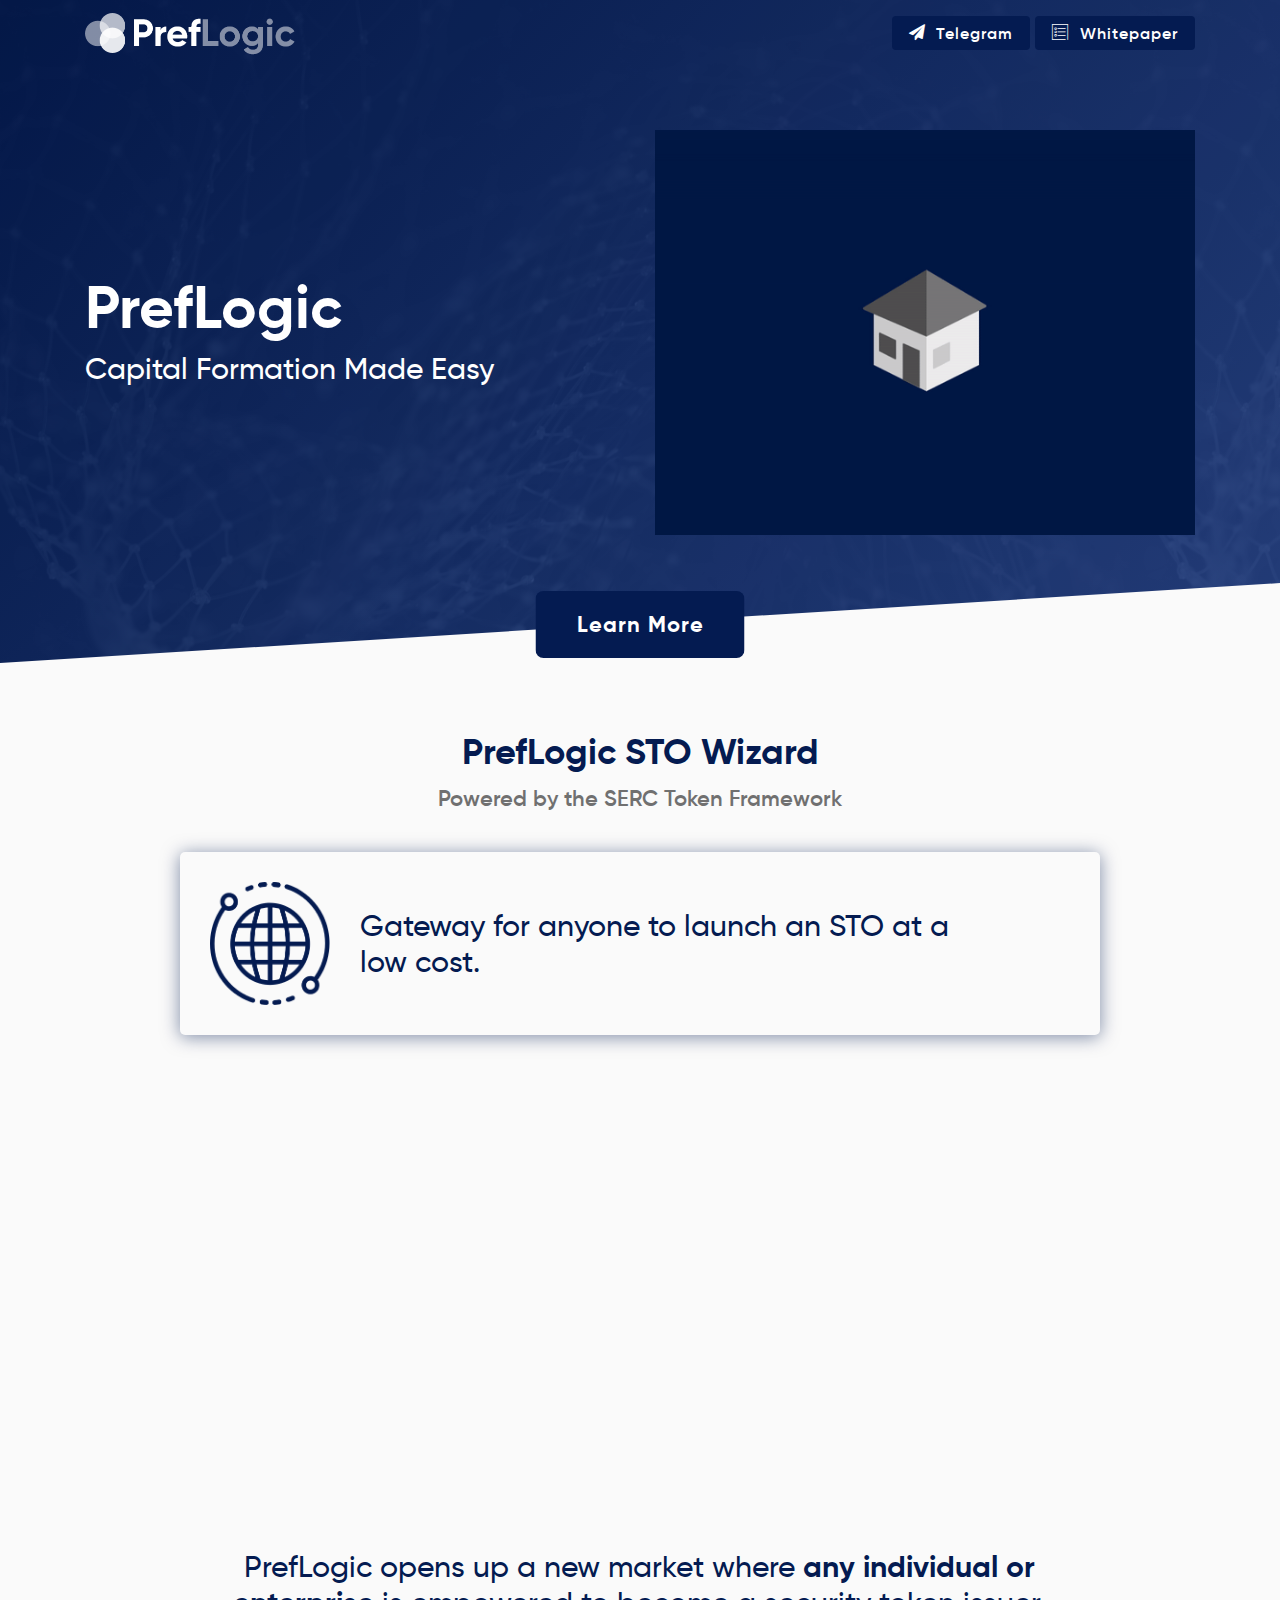
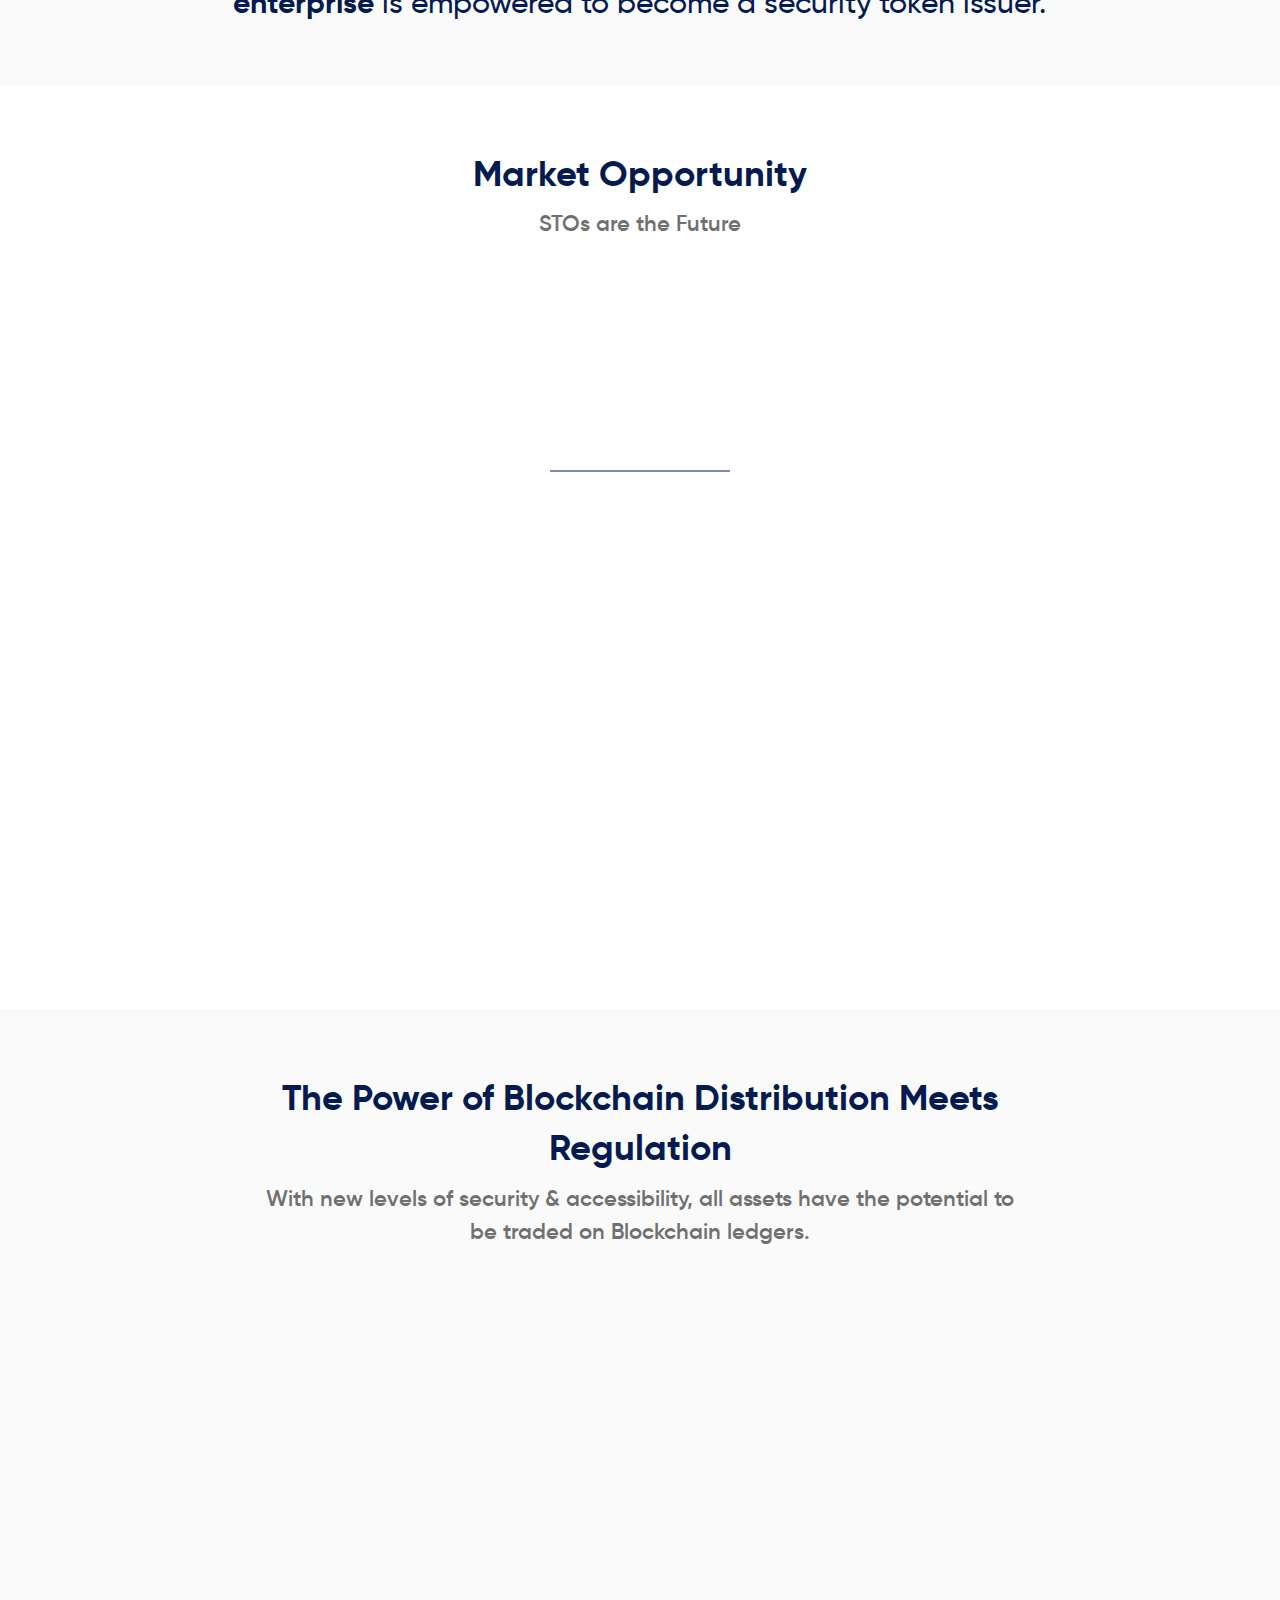
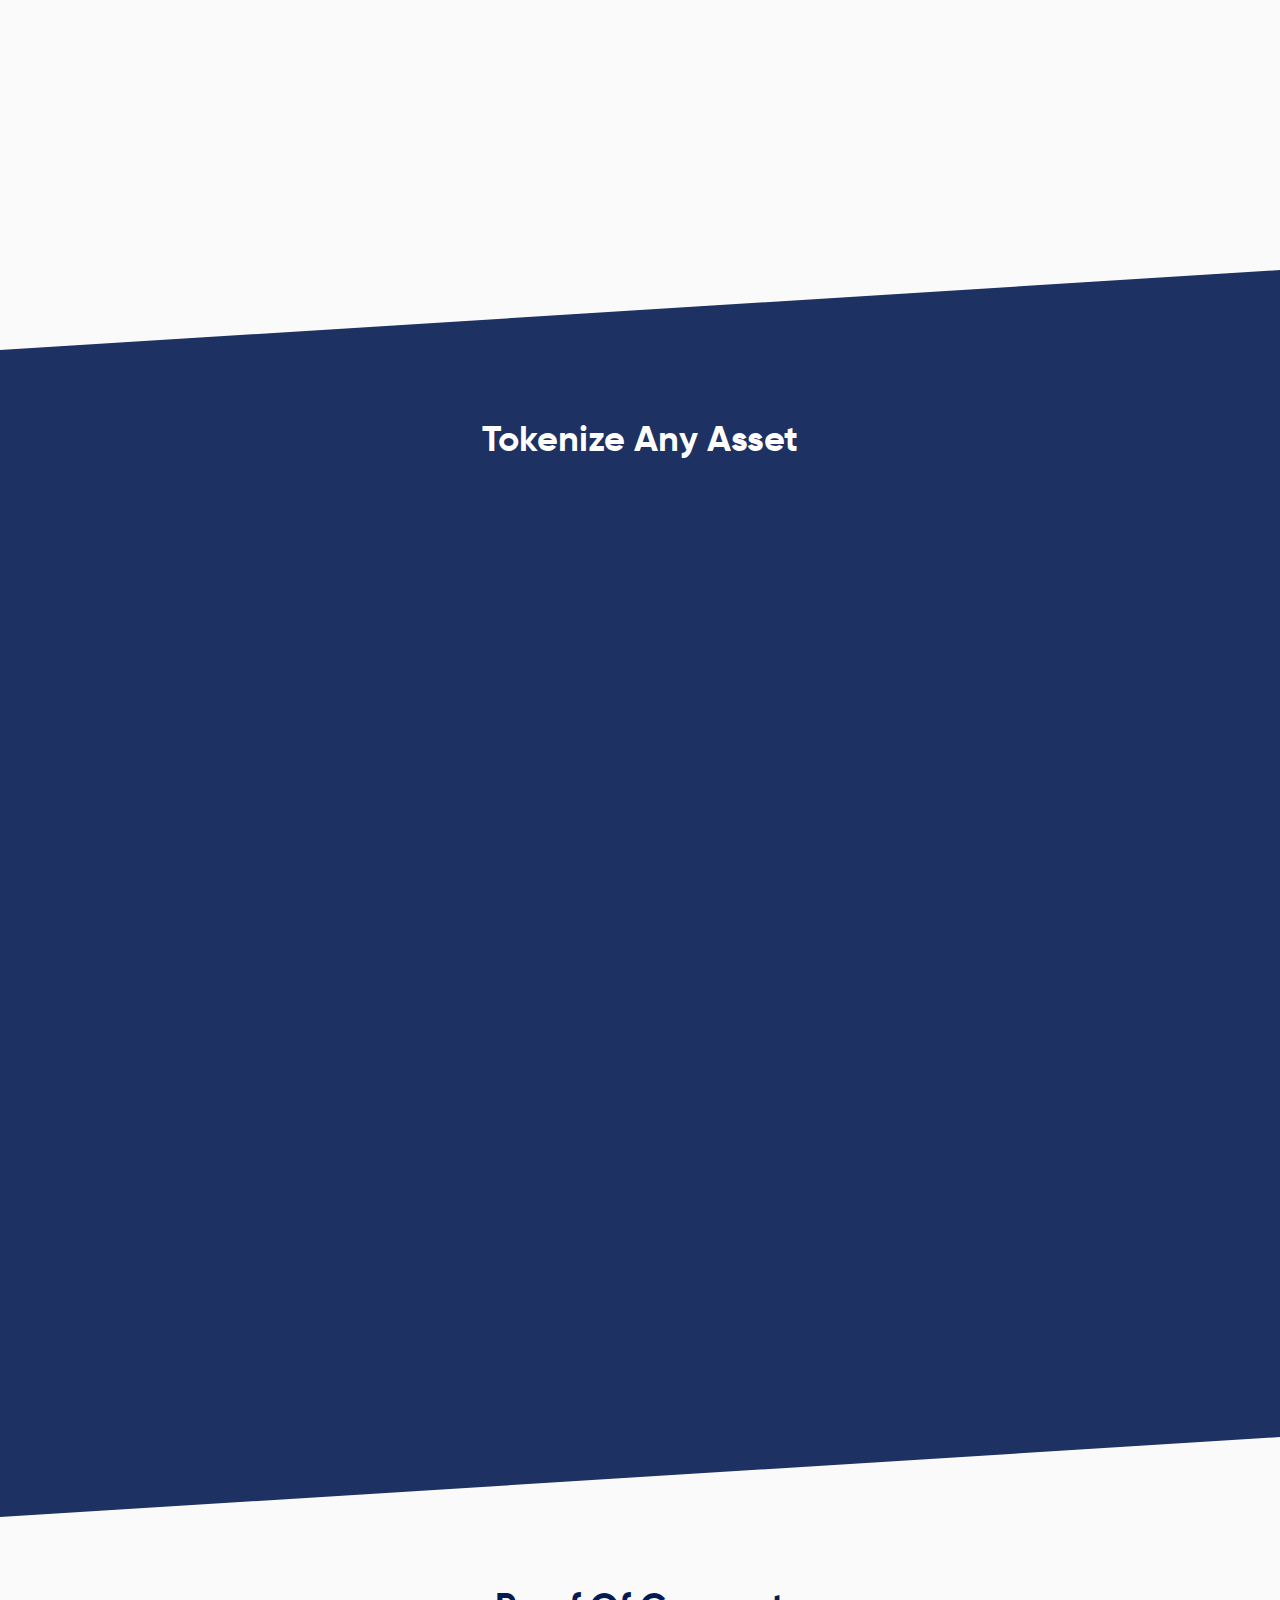
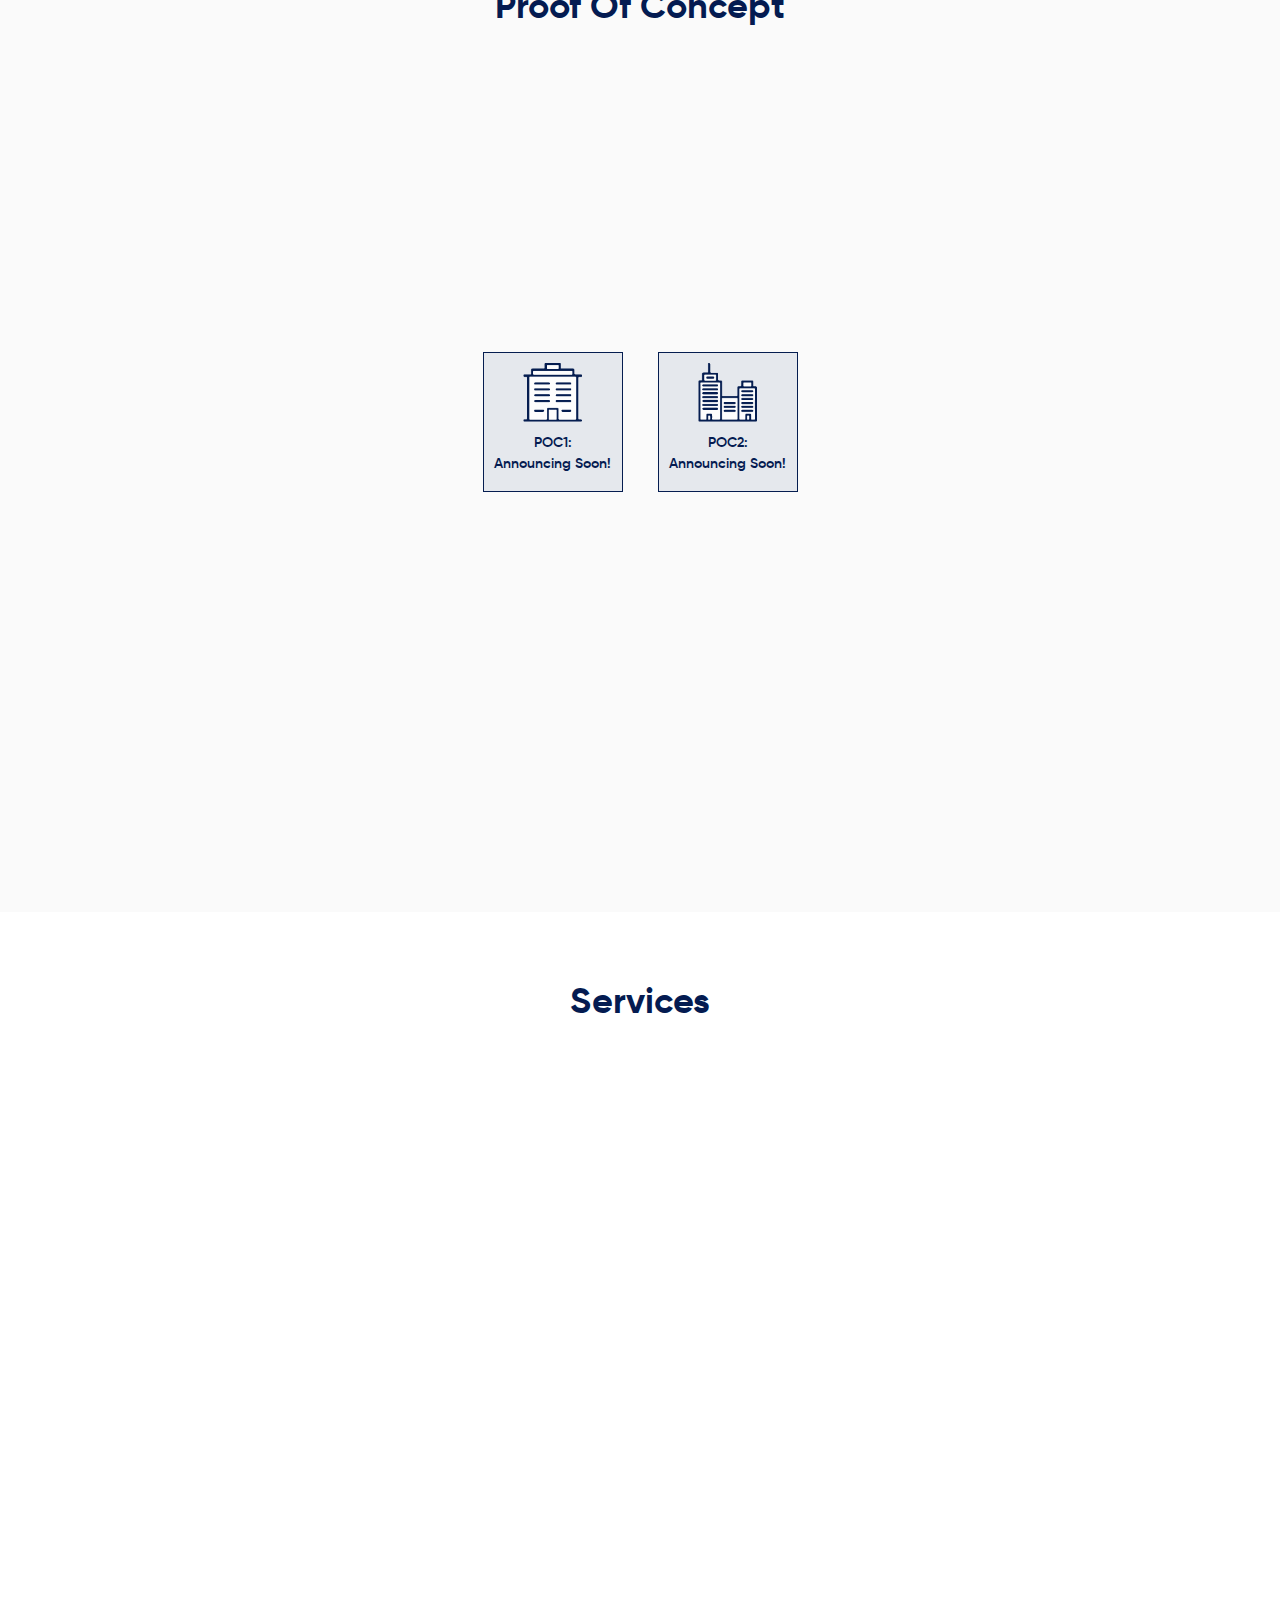
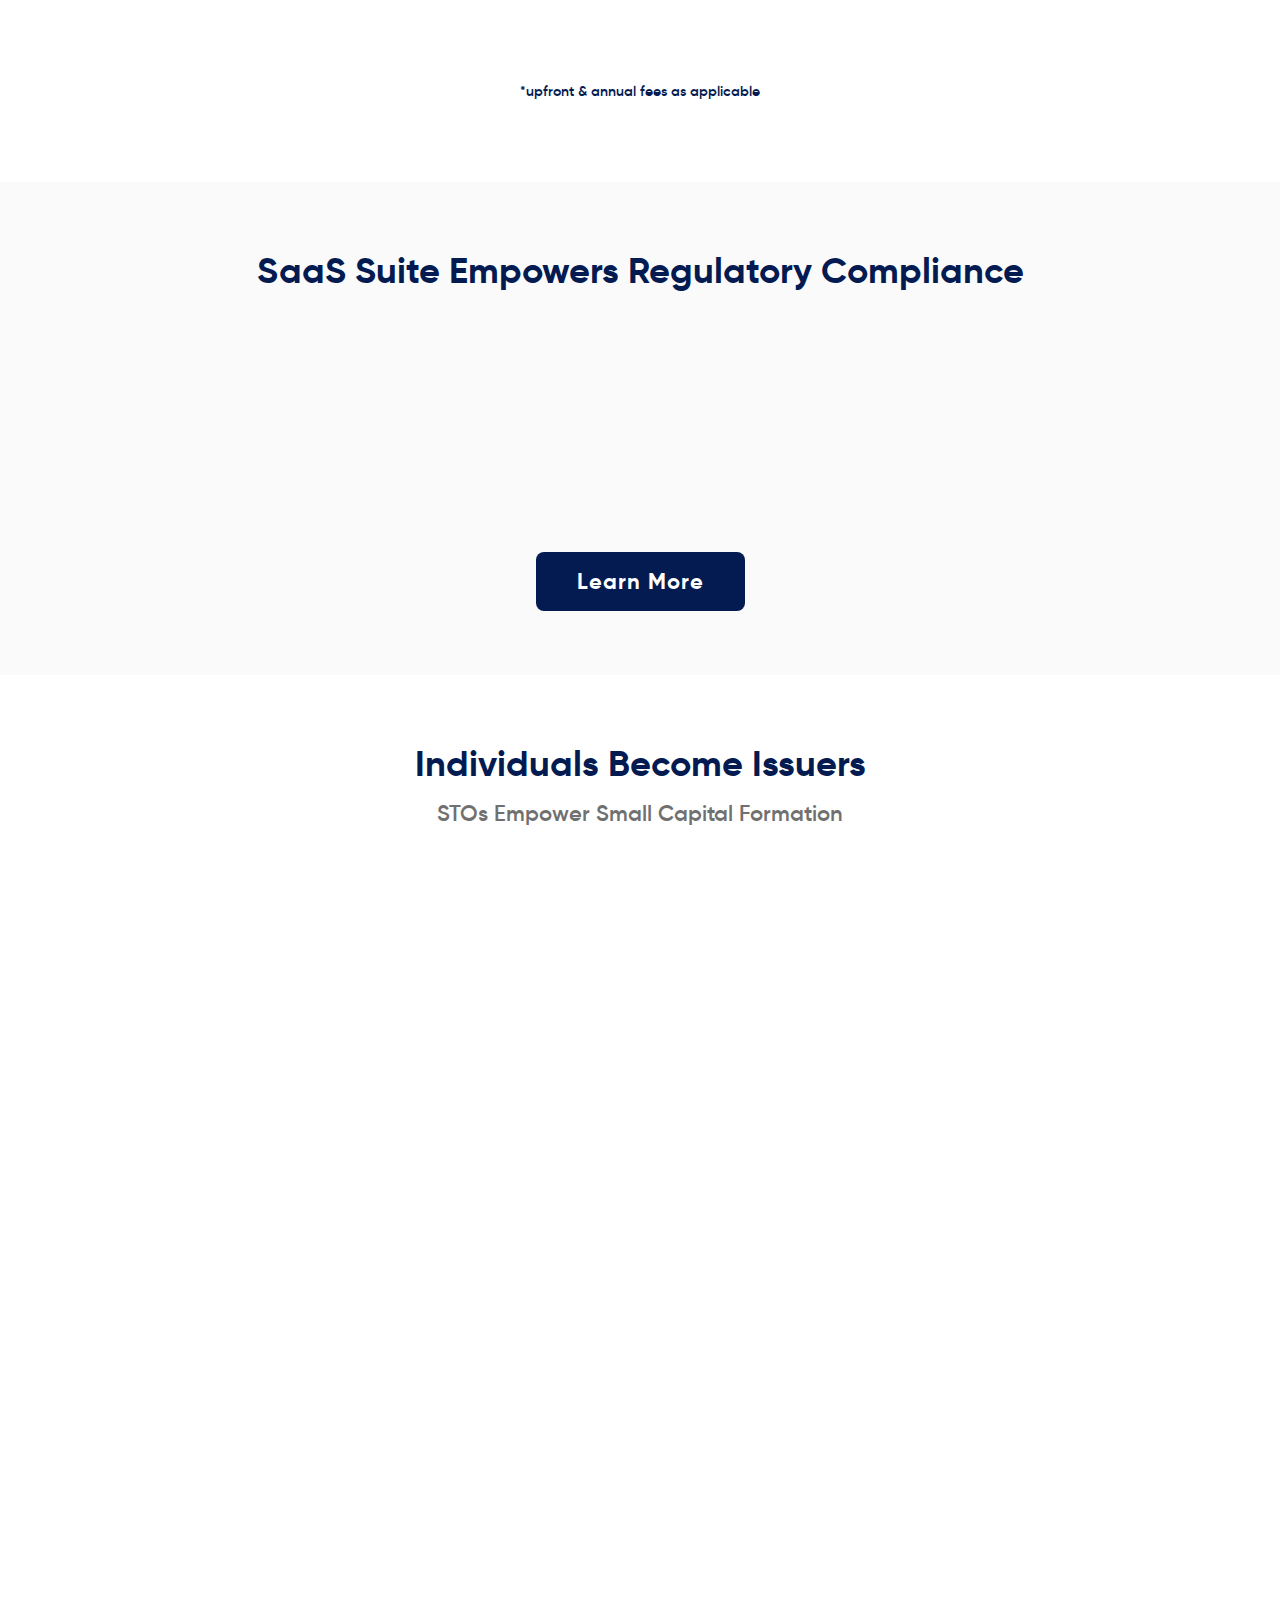
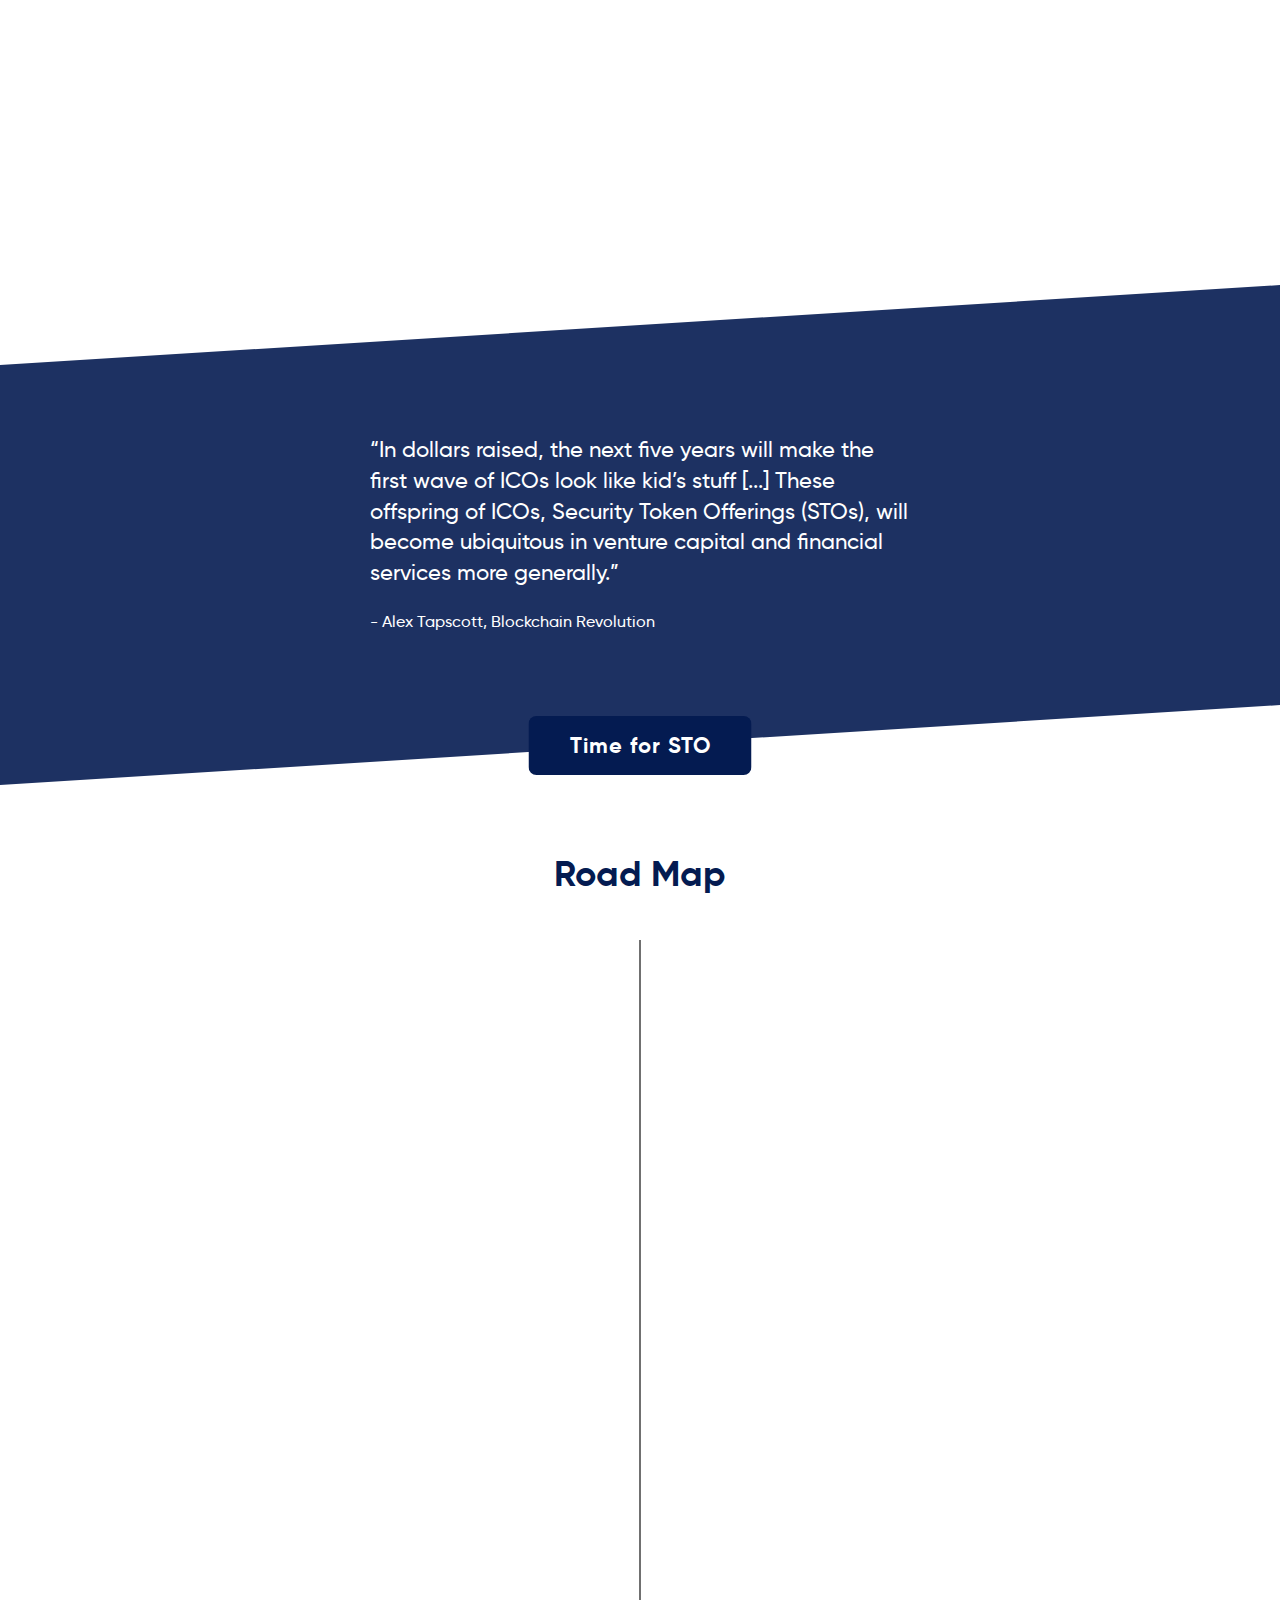
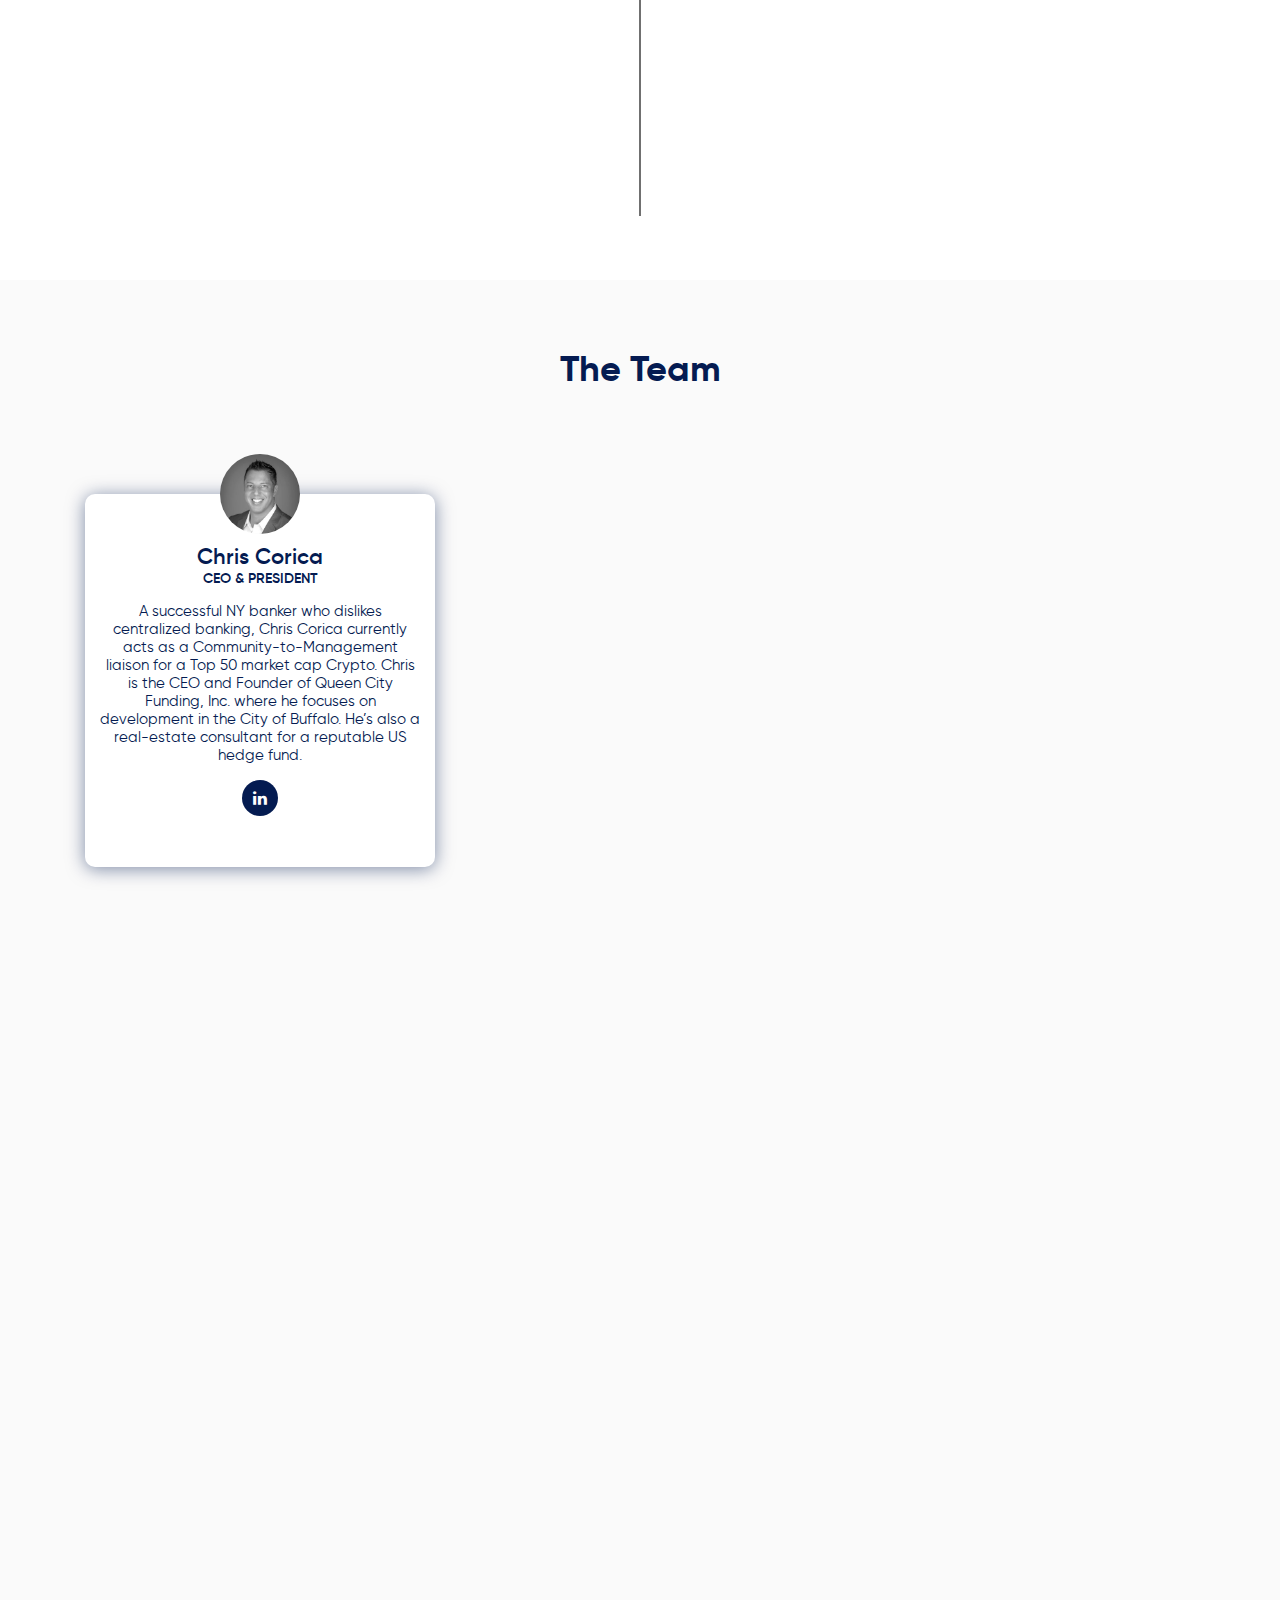
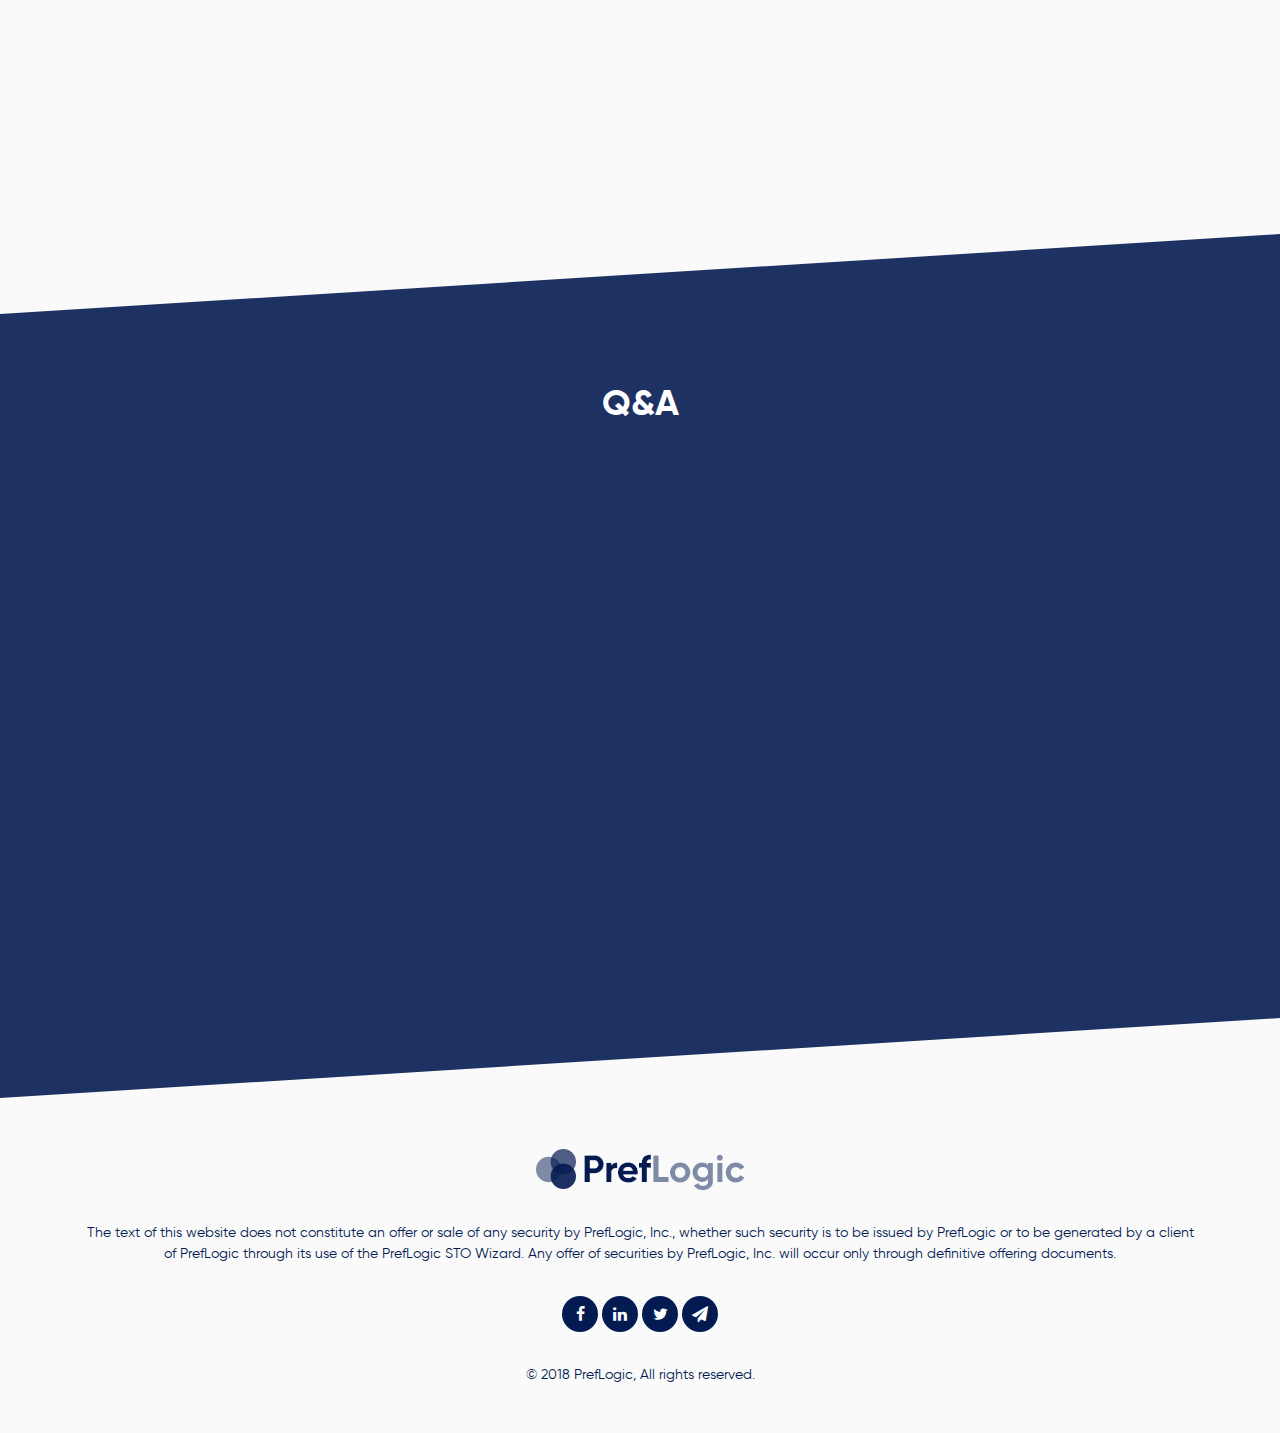
<file: index.html>
<!doctype html>
<html lang="en" prefix="og: http://ogp.me/ns#">

<head>
    <meta charset="utf-8">
    <meta name="viewport" content="width=device-width, initial-scale=1, shrink-to-fit=no">
    <meta property="og:title" content="PrefLogic - The Premier STO Gateway">
    <meta property="og:type" content="website">
    <meta property="og:image" content="https://www.preflogic.com/images/footer-logo.png">
    <meta property="og:url" content="https://www.preflogic.com">
    <meta property="og:description" content="Capital formation made easy - offering reach and liquidty through compliance.">
    <meta name="description" content="Capital formation made easy - offering reach and liquidty through compliance.">
    <meta name="keywords" content="STO, PrefLogic.com, STO Wizard">
    <link rel="icon" type="image/png" sizes="32x32" href="images/favicon.png">
    <link rel="stylesheet" href="css/all.css">
    <title>PrefLogic</title>

    <script async src="https://www.googletagmanager.com/gtag/js?id=UA-122322340-1"></script>
    <script>
    window.dataLayer = window.dataLayer || [];
    function gtag(){dataLayer.push(arguments);}
    gtag('js', new Date());

    gtag('config', 'UA-122322340-1');
    </script>
</head>

<body>
    <div class="loader">
        <div class="loader-inner">
            <div class="spinner">
                <div class="dot1"></div>
                <div class="dot2"></div>
            </div>
        </div>
    </div>
    <div id="wrapper">
        <header id="header">
            <!-- <div class="top-header">
                <div class="container">
                    <ul class="top-nav">
                        <li><a href="#">How it works?</a></li>
                        <li><a href="#">PoC</a></li>
                        <li><a href="#">Road Map</a></li>
                        <li><a href="#">Team</a></li>
                        <li><a href="#">Q&A</a></li>
                    </ul>
                </div>
            </div> -->
            <div class="header-banner">
                <div class="container">
                    <div class="main__navbar">
                        <a href="#" class="logo">
                            <img src="images/logo.png" alt="PrefLogic" class="img-fluid">
                        </a>
                        <button class="navbar-toggler" type="button" data-toggle="collapse" data-target="#nb-navbar" aria-controls="nb-navbar" aria-expanded="false" aria-label="Toggle navigation">
                            <svg xmlns="http://www.w3.org/2000/svg" viewBox="0 0 30 30" width="30" height="30"
                                focusable="false">
                                <title>Menu</title>
                                <path stroke="#fff" stroke-width="2" stroke-linecap="round" stroke-miterlimit="10" d="M4 7h22M4 15h22M4 23h22"></path>
                            </svg>
                        </button>
                        <div class="collapse navbar-collapse" id="nb-navbar">
                            <div class="nav-menu">    
                                <div class="btn-holder">
                                    <button class="btn btn-blue btn-sm">
                                        <i class="icon-telegram"></i>
                                        <a href="https://t.me/PrefLogic">Telegram</a>
                                    </button>
                                </div>
                                <div class="btn-holder">
                                    <button class="btn btn-blue btn-sm">
                                        <i class="icon-list"></i>
                                        <a href="/docs/whitepaper.pdf">Whitepaper</a>
                                    </button>
                                </div>
                                <div class="btn-holder d-none investor-info">
                                    <button class="btn btn-blue btn-sm">
                                        <i class="icon-info"></i>
                                        <a href="https://invest.preflogic.com/">Investor Information</a>
                                    </button>
                                </div>
                            </div>
                        </div>
                    </div>
                    <div class="banner-content">
                        <div class="row align-items-center">
                            <div class="col-md-6">
                                <div class="text-holder">
                                    <h1>PrefLogic</h1>
                                    <h3>Capital Formation Made Easy</h3>
                                </div>
                            </div>
                            <div class="col-md-6">
                                <div class="image-holder">
                                    <img src="images/animatedBanner.gif" alt="PrefLogic Cycle" class="img-fluid">
                                </div>
                            </div>
                        </div>
                    </div>
                </div>
                <button id="stickyBtn" data-toggle="modal" data-target="#myModal" class="btn btn-blue btn-lg">Learn
                    More</button>
            </div>
        </header>
        <main id="main">
            <section class="section wizard-section section-grey">
                <div class="container">
                    <div class="styled__heading">
                        <h2>PrefLogic STO Wizard</h2>
                        <p>Powered by the SERC Token Framework</p>
                    </div>
                    <div class="row">
                        <div class="col-lg-10 offset-lg-1">
                            <div class="text-wizard wow fadeInRight" data-wow-delay="0s" data-wow-duration="1s">
                                <div class="image-holder">
                                    <img src="images/icon-internet.png" alt="Gateway" class="img-fluid">
                                </div>
                                <p class="m-0">Gateway for anyone to launch an STO at a low cost.</p>
                            </div>
                            <div class="text-wizard wow fadeInRight" data-wow-delay=".1s" data-wow-duration="1s">
                                <div class="image-holder">
                                    <img src="images/icon-note.png" alt="Compliance" class="img-fluid">
                                </div>
                                <p class="m-0">Reg S, D & CF compliance is embedded in SERC token.</p>
                            </div>
                            <div class="text-wizard wow fadeInRight" data-wow-delay=".2s" data-wow-duration="1s">
                                <div class="image-holder">
                                    <img src="images/icon-certificate.png" alt="Smart contract" class="img-fluid">
                                </div>
                                <p class="m-0">Smart contract architecture adapts to changing industry standards while defining them.</p>
                            </div>
                            <p class="m-0 text-center">PrefLogic opens up a new market where
                                <b>any individual or enterprise</b> is empowered to become a security token issuer.</p>
                        </div>
                    </div>
                </div>
            </section>
            <section class="section opportunity-section">
                <div class="container">
                    <div class="styled__heading">
                        <h2>Market Opportunity</h2>
                        <p>STOs are the Future</p>
                    </div>
                    <div class="info-row">
                        <div class="row">
                            <div class="col-md-6">
                                <div class="info-box wow fadeInUp" data-wow-delay="0s" data-wow-duration="1s">
                                    <h2>$325T+</h2>
                                    <p>in assets to be tokenized</p>
                                </div>
                            </div>
                            <div class="col-md-6">
                                <div class="info-box wow fadeInUp" data-wow-delay="0s" data-wow-duration="1s">
                                    <h2>$13b</h2>
                                    <p>In proven distribution power</p>
                                </div>
                            </div>
                        </div>
                    </div>
                    <div class="row align-items-center">
                        <div class="col-md-7 wow fadeInLeft" data-wow-delay="0s" data-wow-duration="1s">
                            <ul class="dashed-styled-list">
                                <li>Potential liquidity available to $250T+ worth of global real estate assets</li>
                                <li>Blockchain & smart contracts are proven as the
                                    <b>next step of advancement</b> in the financial marketplace</li>
                                <li>STOs marry the best of ICOs with
                                    <b>regulation, consumer protection & real-world economic drivers</b>
                                </li>
                            </ul>
                        </div>
                        <div class="col-md-5 wow fadeInRight" data-wow-delay="0s" data-wow-duration="1s">
                            <div class="image-holder">
                                <img src="images/shape-oppurtunity.png" alt="Market Opportunity" class="img-fluid">
                            </div>
                        </div>
                    </div>
                </div>
            </section>
            <section class="section section-grey illustration-section">
                <div class="container">
                    <div class="styled__heading">
                        <h2>The Power of Blockchain Distribution Meets Regulation</h2>
                        <p>With new levels of security & accessibility, all assets have the potential to be traded on Blockchain ledgers.</p>
                    </div>
                    <div class="row align-items-center justify-content-center wow fadeInUp" data-wow-delay=".2s" data-wow-duration="1s">
                        <div class="col-md-3">
                            <p class="m-0 text-right">STOs serve not only traditional issuers...</p>
                        </div>
                        <div class="col-md-6 text-center">
                            <div class="image-holder">
                                <img src="images/Illustration.png" alt="Illustration" class="img-fluid">
                            </div>
                        </div>
                        <div class="col-md-3">
                            <p class="m-0 text-left">...but unserved market of 20M+ individuals in search of capital</p>
                        </div>
                        <div class="col-md-12 btn-holder text-center">
                            <button data-toggle="modal" data-target="#myModal" class="btn btn-blue-btn-lg">Get Involved</button>
                        </div>
                    </div>
                </div>
            </section>
            <section class="slanted blue-section about-section">
                <div class="section">
                    <div class="container">
                        <div class="styled__heading">
                            <h2>Tokenize Any Asset</h2>
                        </div>
                        <div class="row mb-4">
                            <div class="col-md-4">
                                <div class="about-box wow fadeInUp" data-wow-delay="0s" data-wow-duration="1s">
                                    <div class="icon-holder">
                                        <img src="images/icon-real-state.png" class="img-fluid" alt="Real Estate">
                                    </div>
                                    <h3>Real Estate</h3>
                                </div>
                            </div>
                            <div class="col-md-4">
                                <div class="about-box wow fadeInUp" data-wow-delay=".1s" data-wow-duration="1s">
                                    <div class="icon-holder">
                                        <img src="images/icon-art.png" class="img-fluid" alt="Fine Art">
                                    </div>
                                    <h3>Fine Art</h3>
                                </div>
                            </div>
                            <div class="col-md-4">
                                <div class="about-box wow fadeInUp" data-wow-delay=".2s" data-wow-duration="1s">
                                    <div class="icon-holder">
                                        <img src="images/icon-bulb-glow.png" class="img-fluid" alt="Intellectual Property">
                                    </div>
                                    <h3>Intellectual Property</h3>
                                </div>
                            </div>
                        </div>
                        <div class="row align-items-center mb-3">
                            <div class="col-md-6 wow fadeInLeft" data-wow-delay="0s" data-wow-duration="1s">
                                <div class="about-meta">
                                    <h2>
                                        <span><b>$250T+</b><small>Real estate</small></span>
                                        <span><b>$75T+</b><small>Equity assets</small></span>
                                    </h2>
                                </div>
                            </div>
                            <div class="col-md-6 wow fadeInRight" data-wow-delay="0s" data-wow-duration="1s">
                                <ul class="dashed-styled-list">
                                    <li>Issue or invest in a fraction of any proven asset</li>
                                    <li>Greater access to investors fuels potential liquidity</li>
                                    <li>Tokens are bought & sold with the familiarity of stocks or crypto exchange</li>
                                </ul>
                            </div>
                        </div>
                    </div>
                </div>
            </section>
            <section class="section concept-section section-grey">
                <div class="container">
                    <div class="styled__heading">
                        <h2>Proof Of Concept</h2>
                    </div>
                    <div class="row align-items-center justify-content-center mb-3">
                        <div class="col-md-3 wow fadeInLeft" data-wow-delay="0s" data-wow-duration="1s">
                            <div class="icon-holder">
                                <img src="images/icon-home.png" class="img-fluid" alt="Proof Of Concept">
                            </div>
                        </div>
                        <div class="col-md-7 wow fadeInRight" data-wow-delay="0s" data-wow-duration="1s">
                            <ul class="dashed-styled-list">
                                <li>
                                    <b>$250+ trillion</b> is stored in real estate.</li>
                                <li>Our first company-driven STOs will target US-based real estate ventures as proofs of concept.
                                </li>
                            </ul>
                        </div>
                    </div>
                    <div class="row justify-content-center align-items-center mb-3">
                        <div class="col-md-6 text-center">
                            <div class="square-block">
                                <img src="images/icon-asset.png" />
                                <p class="mb-0">POC1:</p>
                                <p class="mb-0">Announcing Soon!</p>
                            </div>
                            <div class="square-block">
                                <img src="images/icon-asset2.png" />
                                <p class="mb-0">POC2:</p>
                                <p class="mb-0">Announcing Soon!</p>
                            </div>
                        </div>
                    </div>
                    <div class="row justify-content-center">
                        <div class="col-lg-10">
                            <div class="shadow-box info-block wow fadeInUp" data-wow-delay="0s" data-wow-duration="1s">
                                <h2>PrefLogic will drive potential liquidity for trillions of dollars in assets.</h2>
                                <button data-toggle="modal" data-target="#myModal" class="btn btn-blue btn-lg">FIND OUT
                                    MORE
                                </button>
                            </div>
                        </div>
                    </div>
                </div>
            </section>
            <section class="section service-section">
                <div class="container">
                    <div class="styled__heading">
                        <h2>Services</h2>
                    </div>
                    <div class="row mb-3">
                        <div class="col-md-6">
                            <div class="service-block shadow-box wow fadeInLeft" data-wow-delay="0s" data-wow-duration="1s">
                                <div class="icon-holder icon-round">
                                    <img src="images/icon-touch.png" alt="Token Creation" class="img-fluid">
                                </div>
                                <h3>STO Wizard</h3>
                                <ul class="service-list">
                                    <li>Token Creation</li>
                                    <li>Offering creation &amp; registration</li>
                                    <li>Issuer dashboard</li>
                                </ul>
                            </div>
                        </div>
                        <div class="col-md-6">
                            <div class="service-block shadow-box wow fadeInRight" data-wow-delay="0s" data-wow-duration="1s">
                                <div class="icon-holder icon-round">
                                    <img src="images/icon-lock.png" alt="SERC Token" class="img-fluid">
                                </div>
                                <h3>SERC Token</h3>
                                <ul class="service-list">
                                    <li>30+ smart contracts embedded in token</li>
                                    <li>Automates regulatory compliance</li>
                                    <li>Reg D, S & CF</li>
                                </ul>
                            </div>
                        </div>
                    </div>
                    <div class="row justify-content-center">
                        <div class="col-md-6 col-lg-4">
                            <div class="info-box shadow-box wow fadeInUp" data-wow-delay=".2s" data-wow-duration="1s">
                                <h2 class="m-0">$10k+ Per Issuer</h2>
                            </div>
                            <p class="text-sm text-center">*upfront & annual fees as applicable</p>
                        </div>
                    </div>
                </div>
            </section>
            <section class="section info-section section-grey">
                <div class="container">
                    <div class="styled__heading">
                        <h2>SaaS Suite Empowers Regulatory Compliance</h2>
                    </div>
                    <div class="row">
                        <div class="col-md-4 wow fadeInUp" data-wow-delay="0s" data-wow-duration="1s">
                            <div class="icon-holder">
                                <img src="images/icon-user-secured.png" alt="KYC / AML" class="img-fluid">
                            </div>
                            <h3>KYC / AML</h3>
                        </div>
                        <div class="col-md-4 wow fadeInUp" data-wow-delay=".1s" data-wow-duration="1s">
                            <div class="icon-holder">
                                <img src="images/icon-coins.png" alt="Cap Table" class="img-fluid">
                            </div>
                            <h3>Cap Table</h3>
                        </div>
                        <div class="col-md-4 wow fadeInUp" data-wow-delay=".2s" data-wow-duration="1s">
                            <div class="icon-holder">
                                <img src="images/icon-bell-notification.png" alt="Token Holder Notifications" class="img-fluid">
                            </div>
                            <h3>Token Holder Notifications</h3>
                        </div>
                    </div>
                    <div class="btn-holder">
                        <button data-toggle="modal" data-target="#myModal" class="btn btn-blue">Learn More</button>
                    </div>
                </div>
            </section>
            <section class="section issuer-section">
                <div class="container">
                    <div class="styled__heading">
                        <h2>Individuals Become Issuers</h2>
                        <p>STOs Empower Small Capital Formation</p>
                    </div>
                    <div class="row">
                        <div class="col-lg-10 offset-lg-1">
                            <div class="text-holder wow fadeInLeft" data-wow-delay="0s" data-wow-duration="1s">
                                <div class="icon-holder">
                                    <img src="images/icon-people-group.png" class="img-fluid" alt="marketing">
                                </div>
                                <div class="text-wrap">
                                    <p class="m-0">By lowering cost and technology barriers to entry, <b>ANY</b> individual has the potential to conduct an STO for themselves.
                                    </p>
                                </div>
                            </div>
                            <div class="text-holder right wow fadeInRight" data-wow-delay="0s" data-wow-duration="1s">
                                <div class="icon-holder">
                                    <img src="images/icon-graph.png" class="img-fluid" alt="investors">
                                </div>
                                <div class="text-wrap">
                                    <p class="m-0">As each new issuer funds their STO marketing campaign, new <b>KYC-verified investors
                                            are
                                            added to the PrefLogic ecosystem</b>.</p>
                                </div>
                            </div>
                        </div>
                    </div>
                    <div class="row">
                        <div class="col-md-8 offset-md-2">
                            <div class="image-holder wow fadeInUp" data-wow-delay="0s" data-wow-duration="1s">
                                <img src="images/issuerWithIcon@2x.png" alt="issuer" class="img-fluid">
                            </div>
                        </div>
                    </div>
                </div>
            </section>
            <section class="slanted blue-section blockquote-section">
                <div class="section">
                    <div class="container">
                        <div class="row align-items-center justify-content-md-center mh500">
                            <div class="col-sm-6">
                                <blockquote class="blockquote">
                                    <q>In dollars raised, the next five years will make the first wave of ICOs look
                                        like kid’s
                                        stuff [...] These offspring of ICOs, Security Token Offerings (STOs), will become
                                        ubiquitous
                                        in venture capital and financial services more generally.</q>
                                    <cite>- Alex Tapscott, Blockchain Revolution</cite>
                                </blockquote>
                            </div>
                            <!-- <div class="col-sm-6 hidden-in-mobile">
                                <div class="image-holder" style="height:500px;">
                                     <img src="images/AlexTapscott@2x.png" style="margin-right: -30px;" alt="AlexTapscott" class="img-fluid">
                                </div> -->
                        </div>
                    </div>
                </div>
                <button data-toggle="modal" data-target="#myModal" class="btn btn-blue">Time for STO</button>
            </section>
            <section class="section roadmap-section">
                <div class="container">
                    <div class="styled__heading">
                        <h2>Road Map</h2>
                    </div>
                    <ul class="timeline-list">
                        <li class="wow fadeInLeft" data-wow-delay="0s" data-wow-duration="1s">
                            <div class="timeline-box">
                                <h3>Q4 2018</h3>
                                <p>KYC System <br> Issuer Facilitation Portal</p>
                            </div>
                        </li>
                        <li class="wow fadeInRight" data-wow-delay="0s" data-wow-duration="1s">
                            <div class="timeline-box">
                                <h3>Q1 2019</h3>
                                <p>Token Holder Notifications</p>
                            </div>
                        </li>
                        <li class="wow fadeInLeft" data-wow-delay=".2s" data-wow-duration="1s">
                            <div class="timeline-box">
                                <h3>Q2 2019</h3>
                                <p>Reg A+ On-Chain Offerings</p>
                            </div>
                        </li>
                        <li class="wow fadeInRight" data-wow-delay="0s" data-wow-duration="1s">
                            <div class="timeline-box">
                                <h3>Q2 2019</h3>
                                <p>Issuer DApp</p>
                            </div>
                        </li>
                        <li class="wow fadeInLeft" data-wow-delay=".2s" data-wow-duration="1s">
                            <div class="timeline-box">
                                <h3>Q2 2019</h3>
                                <p>Token Holder Voting</p>
                            </div>
                        </li>
                        <li class="wow fadeInRight" data-wow-delay="0s" data-wow-duration="1s">
                            <div class="timeline-box">
                                <h3>Q3 2019</h3>
                                <p>Additional Issuer Tools</p>
                            </div>
                        </li>
                    </ul>
                </div>
            </section>
            <section class="section team-section section-grey">
                <div class="container">
                    <div class="styled__heading">
                        <h2>The Team</h2>
                    </div>
                    <div class="row justify-content-center">
                        <div class="col-lg-4 col-md-6">
                            <div class="team-box wowRight" data-wow-delay="0s" data-wow-duration="1s">
                                <div class="image-holder">
                                    <img src="images/team/Chris_Corica_bw.jpg" alt="Chris Corica" class="img-fluid rounded-circle">
                                </div>
                                <h3>Chris Corica</h3>
                                <h4>CEO &amp; President</h4>
                                <p>A successful NY banker who dislikes centralized banking, Chris Corica currently acts as a Community-to-Management liaison for a Top 50 market cap Crypto. Chris is the CEO and Founder of Queen City Funding, Inc. where he
                                    focuses on development in the City of Buffalo. He’s also a real-estate consultant for a reputable US hedge fund.</p>
                                <div class="social">
                                    <a class="social-link" href="https://www.linkedin.com/in/chris-corica-58326a10/" target="_blank">
                                        <i class="icon-linkedin"></i>
                                    </a>
                                </div>
                            </div>
                        </div>
                        <div class="col-lg-4 col-md-6">
                            <div class="team-box wow fadeInUp" data-wow-delay=".2s" data-wow-duration="1s">
                                <div class="image-holder">
                                    <img src="images/team/MikeBrennan.jpg" alt="Mike Brennan" class="img-fluid rounded-circle">
                                </div>
                                <h3>Mike Brennan</h3>
                                <h4>COO</h4>
                                <p>Mike is a versatile software developer and entrepreneur that has worked for one of the largest high-tech retail companies in the world as a senior software engineer. Mike holds an M.B.A. and has 15+ years of experience
                                    in the tech space. He enjoys understanding complex systems and solving hard technical problems. He is passionate about building large scale data systems and cares about high-quality work as well as getting things done.</p>
                                <div class="social">
                                    <a class="social-link" href="https://www.linkedin.com/in/michael-brennan-28324083/" target="_blank">
                                        <i class="icon-linkedin"></i>
                                    </a>
                                </div>
                            </div>
                        </div>
                        <div class="col-lg-4 col-md-6">
                            <div class="team-box wow fadeInUp" data-wow-delay=".4s" data-wow-duration="1s">
                                <div class="image-holder">
                                    <img src="images/team/Todd_Wier_bw.jpg" alt="Todd Wier" class="img-fluid rounded-circle">
                                </div>
                                <h3>Todd Wier</h3>
                                <h4>Founder</h4>
                                <p>Todd is a business development professional with experience in technology and finance. Recently his duties included management of a privately owned Asset Fund. Previously Todd founded and served as CEO of TEK21, who developed
                                    web based applications for several major brands: MGM, Capitol Records & Budweiser, etc.</p>
                                <div class="social">
                                    <a class="social-link" href="https://www.linkedin.com/in/tawier/" target="_blank">
                                        <i class="icon-linkedin"></i>
                                    </a>
                                </div>
                            </div>
                        </div>
                        <div class="col-lg-4 col-md-6">
                            <div class="team-box wow fadeInUp" data-wow-delay="0s" data-wow-duration="1s">
                                <div class="image-holder">
                                    <img src="images/team/BobStockdale.jpg" alt="Bob Stockdale" class="img-fluid rounded-circle">
                                </div>
                                <h3>Bob Stockdale</h3>
                                <h4>CTO</h4>
                                <p>Bob has 11 years of experience designing, developing and implementing software systems ranging from critical business systems and massive data migration projects to highly available e-commerce websites. Since 2016 he led
                                    the development and rollout of a new website platform for the largest subsidiary of the largest online retailer in the world. Bob is a polyglot engineer with expertise in Elixir, Java, JavaScript, Solidity, and Perl,
                                    with a passion for security and driving innovation.
                                </p>
                                <div class="social">
                                    <a class="social-link" href="https://www.linkedin.com/in/robert-stockdale-449b603/" target="_blank">
                                        <i class="icon-linkedin"></i>
                                    </a>
                                </div>
                            </div>
                        </div>
                        <div class="col-lg-4 col-md-6">
                            <div class="team-box wow fadeInUp" data-wow-delay=".2s" data-wow-duration="1s">
                                <div class="image-holder">
                                    <img src="images/team/LanceWoodson.jpg" alt="Lance Woodson" class="img-fluid rounded-circle">
                                </div>
                                <h3>Lance Woodson</h3>
                                <h4>CIO</h4>
                                <p>Lance began mining Bitcoin in 2012, and now uses his network automation experience to maintain an Ethereum mining data center. He previously advised an IoT research facility for Lockheed Martin, built data centers with
                                    Cisco Systems and taught service provider routing with Juniper Networks.
                                </p>
                                <div class="social">
                                    <a class="social-link" href="https://www.linkedin.com/in/lancewoodson/" target="_blank">
                                        <i class="icon-linkedin"></i>
                                    </a>
                                </div>
                            </div>
                        </div>
                        <div class="col-lg-4 col-md-6">
                            <div class="team-box wow fadeInUp" data-wow-delay=".4s" data-wow-duration="1s">
                                <div class="image-holder">
                                    <img src="images/team/KyleAnderson.jpg" alt="Kyle Anderson" class="img-fluid rounded-circle">
                                </div>
                                <h3>Kyle Anderson</h3>
                                <h4>Full Stack Developer</h4>
                                <p>Kyle has worked on a wide range of projects in his 8 years of development. His passion for solving the problem at hand has led him from pouring through vendor COBOL code to developing blazing fast asynchronous APIs to enable
                                    new business ventures. While recent work has focused on provisioning scalable cloud infrastructure, in his role as a senior software engineer he is frequently touching all layers of the stack to ensure the applications
                                    in his purview are running at their best and meeting the needs of his clients.</p>
                                <div class="social">
                                    <a class="social-link" href="https://www.linkedin.com/in/kyle-anderson-9b277413/" target="_blank">
                                        <i class="icon-linkedin"></i>
                                    </a>
                                </div>
                            </div>
                        </div>
                        <div class="col-lg-4 col-md-6">
                            <div class="team-box wow fadeInUp" data-wow-delay="0s" data-wow-duration="1s">
                                <div class="image-holder">
                                    <img src="images/team/JeffTill.jpg" alt="Jeff Till" class="img-fluid rounded-circle">
                                </div>
                                <h3>Jeff Till</h3>
                                <h4>Back-End Developer</h4>
                                <p>Jeff is a dedicated backend developer with a focus on ETL and big data processes. He has 15 years experience building enterprise data systems, and currently works as a Data Architect at a large company whose goal is to
                                    write “Software that works to help government work better.” Jeff is a talented, passionate programmer who enjoys competing in programming challenges. He has worked on personal projects in the fields of business intelligence
                                    and artificial intelligence.
                                </p>
                                <div class="social">
                                    <a class="social-link" href="https://www.linkedin.com/in/jeff-till-85575776/" target="_blank">
                                        <i class="icon-linkedin"></i>
                                    </a>
                                </div>
                            </div>
                        </div>
                        <div class="col-lg-4 col-md-6">
                            <div class="team-box wow fadeInUp" data-wow-delay=".2s" data-wow-duration="1s">
                                <div class="image-holder">
                                    <img src="images/team/GregYannuzzi.jpg" alt="Greg Yannuzzi" class="img-fluid rounded-circle">
                                </div>
                                <h3>Greg Yannuzzi</h3>
                                <h4>Front-End Developer</h4>
                                <p>Greg has 20 years of experience in Software Engineering with a focus on Web development. He enjoys new challenges and has taken on projects ranging in size from enterprise, military and government systems, to interactive
                                    marketing kiosks, and commercial web systems for storage rental and management. His focus is on providing flawless and intuitive user experiences across all mediums.
                                </p>
                                <div class="social">
                                    <a class="social-link" href="https://www.linkedin.com/in/gregg-yannuzzi-a69036139/" target="_blank">
                                        <i class="icon-linkedin"></i>
                                    </a>
                                </div>
                            </div>
                        </div>
                    </div>
                </div>
            </section>
            <section class="slanted blue-section faq-section">
                <div class="section">
                    <div class="container">
                        <div class="styled__heading">
                            <h2>Q&A</h2>
                        </div>
                        <ul id="accordianFaq" class="faq-list accordian">
                            <li class="wow fadeInRight" data-wow-delay="0s" data-wow-duration="1s">
                                <div id="faqOne">
                                    <a class="collapse-trigger" data-toggle="collapse" href="#faqaccordianList1" aria-expanded="true" aria-controls="faqaccordianList1">What is PrefLogic?</a>
                                </div>
                                <div class="collapse show" aria-labelledby="faqOne" id="faqaccordianList1" data-parent="#accordianFaq">
                                    <p>A platform solution acting as a gateway to ANYONE who wishes to tokenize or offer fractional ownership of ANYTHING with future earning power or value. A token can represent your stake or a sliver of ownership in an
                                        asset.
                                    </p>
                                </div>
                            </li>
                            <li class="wow fadeInRight" data-wow-delay="0s" data-wow-duration="1s">
                                <div id="faqTwo">
                                    <a class="collapse-trigger collapsed" data-toggle="collapse" href="#faqaccordianList2" aria-expanded="false" aria-controls="faqaccordianList2">What is a Security
                                        Token?
                                    </a>
                                </div>
                                <div class="collapse" aria-labelledby="faqTwo" id="faqaccordianList2" data-parent="#accordianFaq">
                                    <p>A Security Token is a digital asset whose value is tied to real-world economic drivers, similar to traditional equities and structured to comply with US securities laws.</p>
                                </div>
                            </li>
                            <li class="wow fadeInRight" data-wow-delay="0s" data-wow-duration="1s">
                                <div id="faqThree">
                                    <a class="collapse-trigger collapsed" data-toggle="collapse" href="#faqaccordianList3" aria-expanded="false" aria-controls="faqaccordianList3">How does a Security
                                        Token
                                        compare to a Utility Token?</a>
                                </div>
                                <div class="collapse" aria-labelledby="faqThree" id="faqaccordianList3" data-parent="#accordianFaq">
                                    <p>A utility token provides users access to a product or service on the blockchain. Utility tokens are not designed as investments although many people buy them in hopes that they will increase in value as the demand for
                                        the companies goods or services will increase. A decision on the legality and regulatory adherence has yet to be finalized but comments by regulators indicate most are illegal securities. A Security Token is asset
                                        or investment backed and can provide a variety of benefits to the holder. These benefits may include equity, ownership, profit sharing, dividends, and voting rights, all executed via a smart contract.</p>
                                </div>
                            </li>
                            <li class="wow fadeInRight" data-wow-delay="0s" data-wow-duration="1s">
                                <div id="faqFour">
                                    <a class="collapse-trigger collapsed" data-toggle="collapse" href="#faqaccordianList4" aria-expanded="false" aria-controls="faqaccordianList4">Why is PrefLogic
                                        important?
                                    </a>
                                </div>
                                <div class="collapse" aria-labelledby="faqFour" id="faqaccordianList4" data-parent="#accordianFaq">
                                    <p>PrefLogic’s mission is to embed regulatory requirements into the code that makes up a token, then harness the power of the ICO distribution method so that issuers can legally offer fractionalized ownership of anything,
                                        direct to the investor, on a global basis.</p>
                                </div>
                            </li>
                        </ul>
                    </div>
                </div>
            </section>
        </main>
        <footer id="footer">
            <div class="container">
                <div class="footer-logo">
                    <a href="#">
                        <img src="images/footer-logo.png" alt="PrefLogic" class="img-fluid">
                    </a>
                </div>
                <p class="m-0">The text of this website does not constitute an offer or sale of any security by PrefLogic, Inc., whether such security is to be issued by PrefLogic or to be generated by a client of PrefLogic through its use of the PrefLogic STO Wizard. Any offer of securities by PrefLogic, Inc. will occur only through definitive offering documents.</p>
                <div class="social">
                    <a class="social-link" href="https://www.facebook.com/PrefLogic">
                        <i class="icon-facebook"></i>
                    </a>
                    <a class="social-link" href="https://www.linkedin.com/company/preflogic/" target="_blank">
                        <i class="icon-linkedin"></i>
                    </a>
                    <a class="social-link" href="https://twitter.com/preflogic">
                        <i class="icon-twitter"></i>
                    </a>
                    <a class="social-link" href="https://t.me/PrefLogic">
                        <i class="icon-telegram"></i>
                    </a>
                    <!--
                    <a class="social-link" href="#">
                        <i class="icon-youtube"></i>
                    </a>
                    -->
                </div>
                <p class="m-0">&copy; 2018 PrefLogic, All rights reserved.</p>
            </div>
        </footer>
    </div>
    <div class="modal fade" id="myModal" tabindex="-1" role="dialog" aria-labelledby="myModalLabel" aria-hidden="true">
        <div class="modal-dialog" role="document">
            <div class="modal-content">
                <div class="modal-header">
                    <h4 class="modal-title">Get involved in the PrefLogic future.</h4>
                    <button type="button" class="close" data-dismiss="modal">&times;</button>
                </div>
                <div class="modal-body">


<!-- Note :
   - You can modify the font style and form style to suit your website. 
   - Code lines with comments ���Do not remove this code���  are required for the form to work properly, make sure that you do not remove these lines of code. 
   - The Mandatory check script can modified as to suit your business needs. 
   - It is important that you test the modified form before going live.-->
        <META HTTP-EQUIV ='content-type' CONTENT='text/html;charset=UTF-8'>
        <form action='https://crm.zoho.com/crm/WebToLeadForm' name=WebToLeads3396490000000168667 method='POST' onSubmit='javascript:document.charset="UTF-8"; return checkMandatory()' accept-charset='UTF-8' class="styled-form">
     
          <!-- Do not remove this code. -->
         <input type='text' style='display:none;' name='xnQsjsdp' value='dbf0c582adfeab2122ed309281a06f3733af267fe05ac4389480de9c1788e3e4'/>
         <input type='hidden' name='zc_gad' id='zc_gad' value=''/>
         <input type='text' style='display:none;' name='xmIwtLD' value='4fc29a742d1e4d8a0c3db6cac3f61924d095f3c739bb80cdd2b9feaea832c1aa'/>
         <input type='text' style='display:none;'  name='actionType' value='TGVhZHM='/>
     
         <input type='text' style='display:none;' name='returnURL' value='https&#x3a;&#x2f;&#x2f;preflogic.com' /> 
          <!-- Do not remove this code. -->

         <div class="form-group">
                <label for="fname">First Name:</label>
                <input required type="text" class="form-control form-control-sm" id="fname" name="First Name">
            </div>
            <div class="form-group">
                <label for="fname">Last Name:</label>
                <input required type="text" class="form-control form-control-sm" id="lname" name="Last Name">
            </div>
            <div class="form-group">
                <label for="email">Email address:</label>
                <input required type="email" class="form-control form-control-sm" id="email" name="Email">
            </div>
            <button type="submit" class="btn btn-blue btn-sm contact-us-btn">Submit</button>
            <button type="reset" class="btn btn-sm">Reset</button>

             
         </form>

                </div>
            </div>
        </div>
    </div>
    </div>

    <script src="js/jquery-3.2.1.min.js"></script>
    <script src="js/popper.min.js"></script>
    <script src="js/bootstrap.min.js"></script>
    <script src="js/wow.min.js"></script>
    <script>
        window.onscroll = function() {
            myFunction()
        };
        var navbar = document.getElementById("stickyBtn");
        var sticky = navbar.offsetTop;

        function myFunction() {
            if (window.pageYOffset >= sticky) {
                navbar.classList.add("sticky")
            } else {
                navbar.classList.remove("sticky");
            }
        }
    </script>
    <script>
        $(window).on('load', function() {
            $(".loader").fadeOut("slow");
        });
        new WOW().init();
    </script>
    <script src="js/international.js"></script>
    <script>
    var mndFileds=new Array('First Name','Last Name','Email');
    var fldLangVal=new Array('First Name','Last Name','Email');
        var name='';
        var email='';

    function checkMandatory() {
        for(i=0;i<mndFileds.length;i++) {
        var fieldObj=document.forms['WebToLeads3396490000000168667'][mndFileds[i]];
        if(fieldObj) {
            if (((fieldObj.value).replace(/^\s+|\s+$/g, '')).length==0) {
            if(fieldObj.type =='file')
                { 
                alert('Please select a file to upload.'); 
                fieldObj.focus(); 
                return false;
                } 
            alert(fldLangVal[i] +' cannot be empty.'); 
                    fieldObj.focus();
                    return false;
            }  else if(fieldObj.nodeName=='SELECT') {
                    if(fieldObj.options[fieldObj.selectedIndex].value=='-None-') {
                alert(fldLangVal[i] +' cannot be none.'); 
                fieldObj.focus();
                return false;
            }
            } else if(fieldObj.type =='checkbox'){
                if(fieldObj.checked == false){
                alert('Please accept  '+fldLangVal[i]);
                fieldObj.focus();
                return false;
            } 
            } 
            try {
                if(fieldObj.name == 'Last Name') {
                name = fieldObj.value;
                }
            } catch (e) {}
            }
        }
        alert('Thanks! Your submission has been received.');
    }        
     </script>
</body>

</html>
</file>
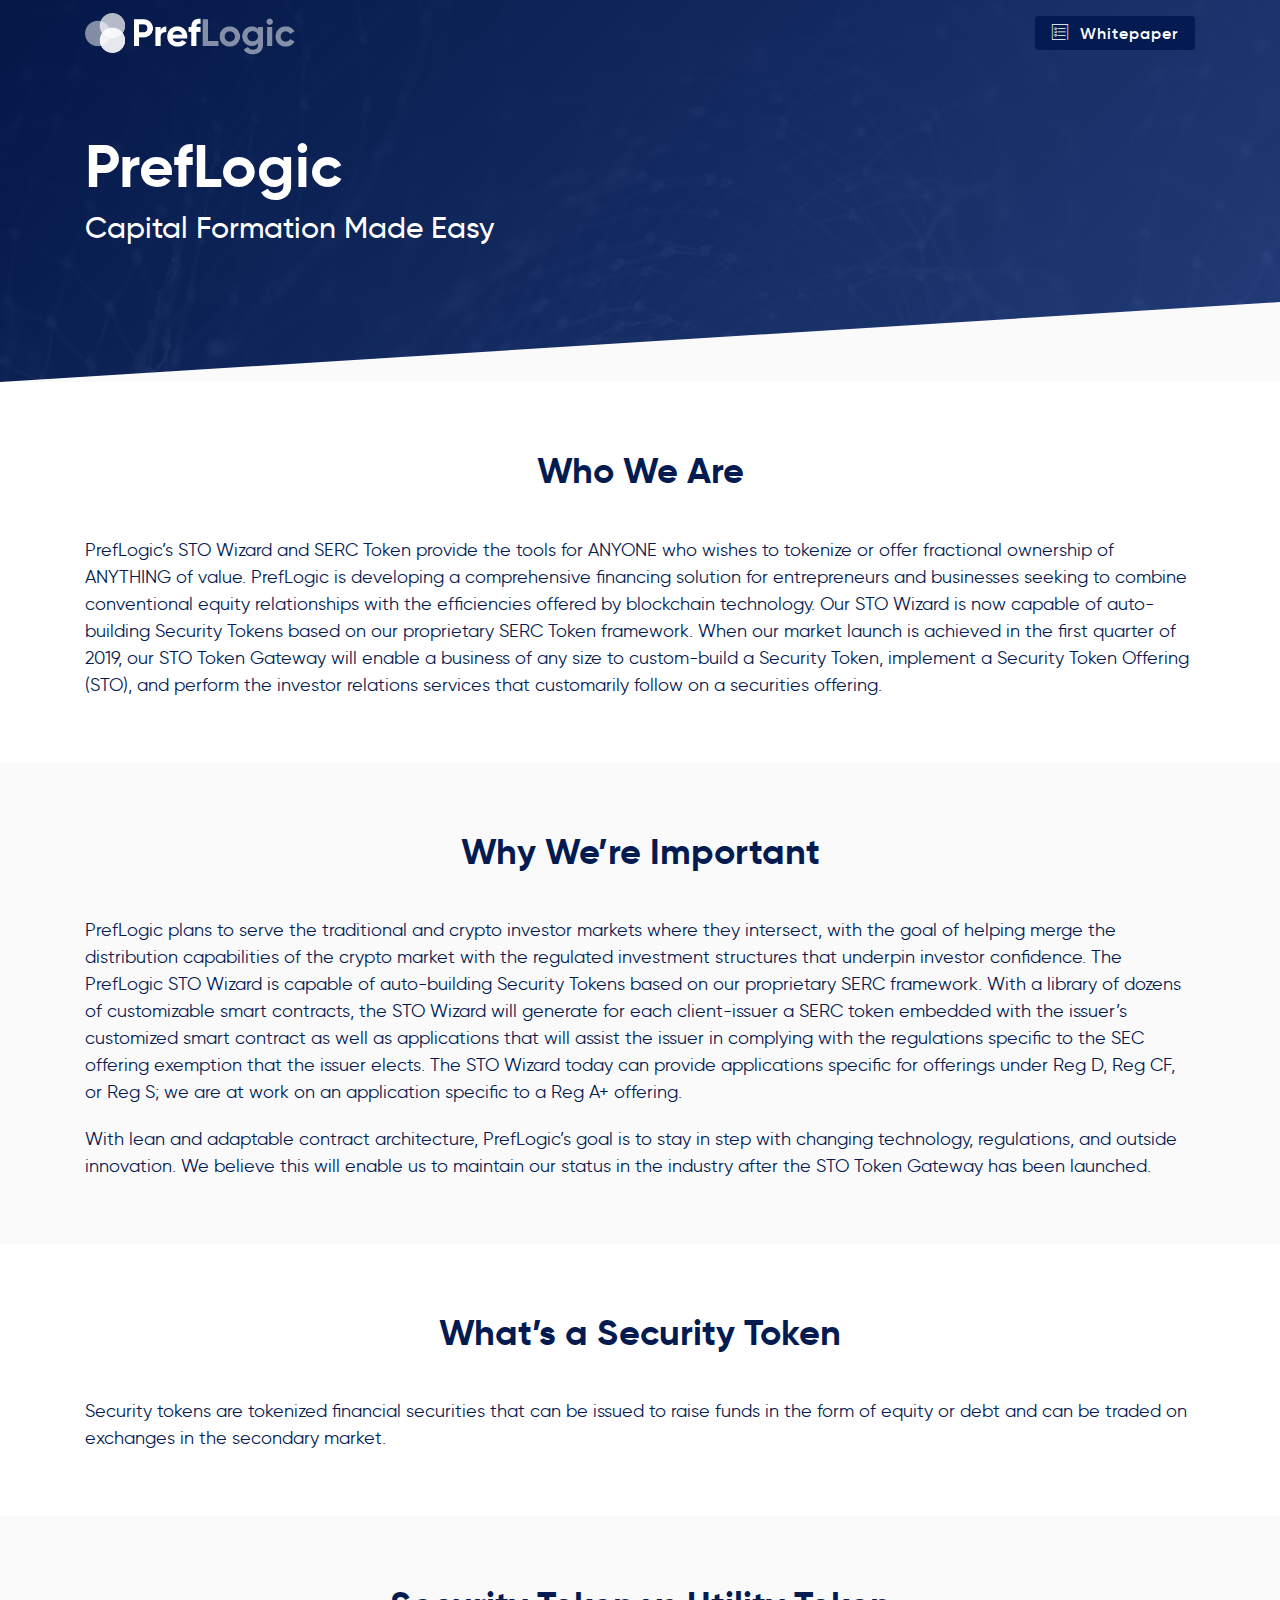
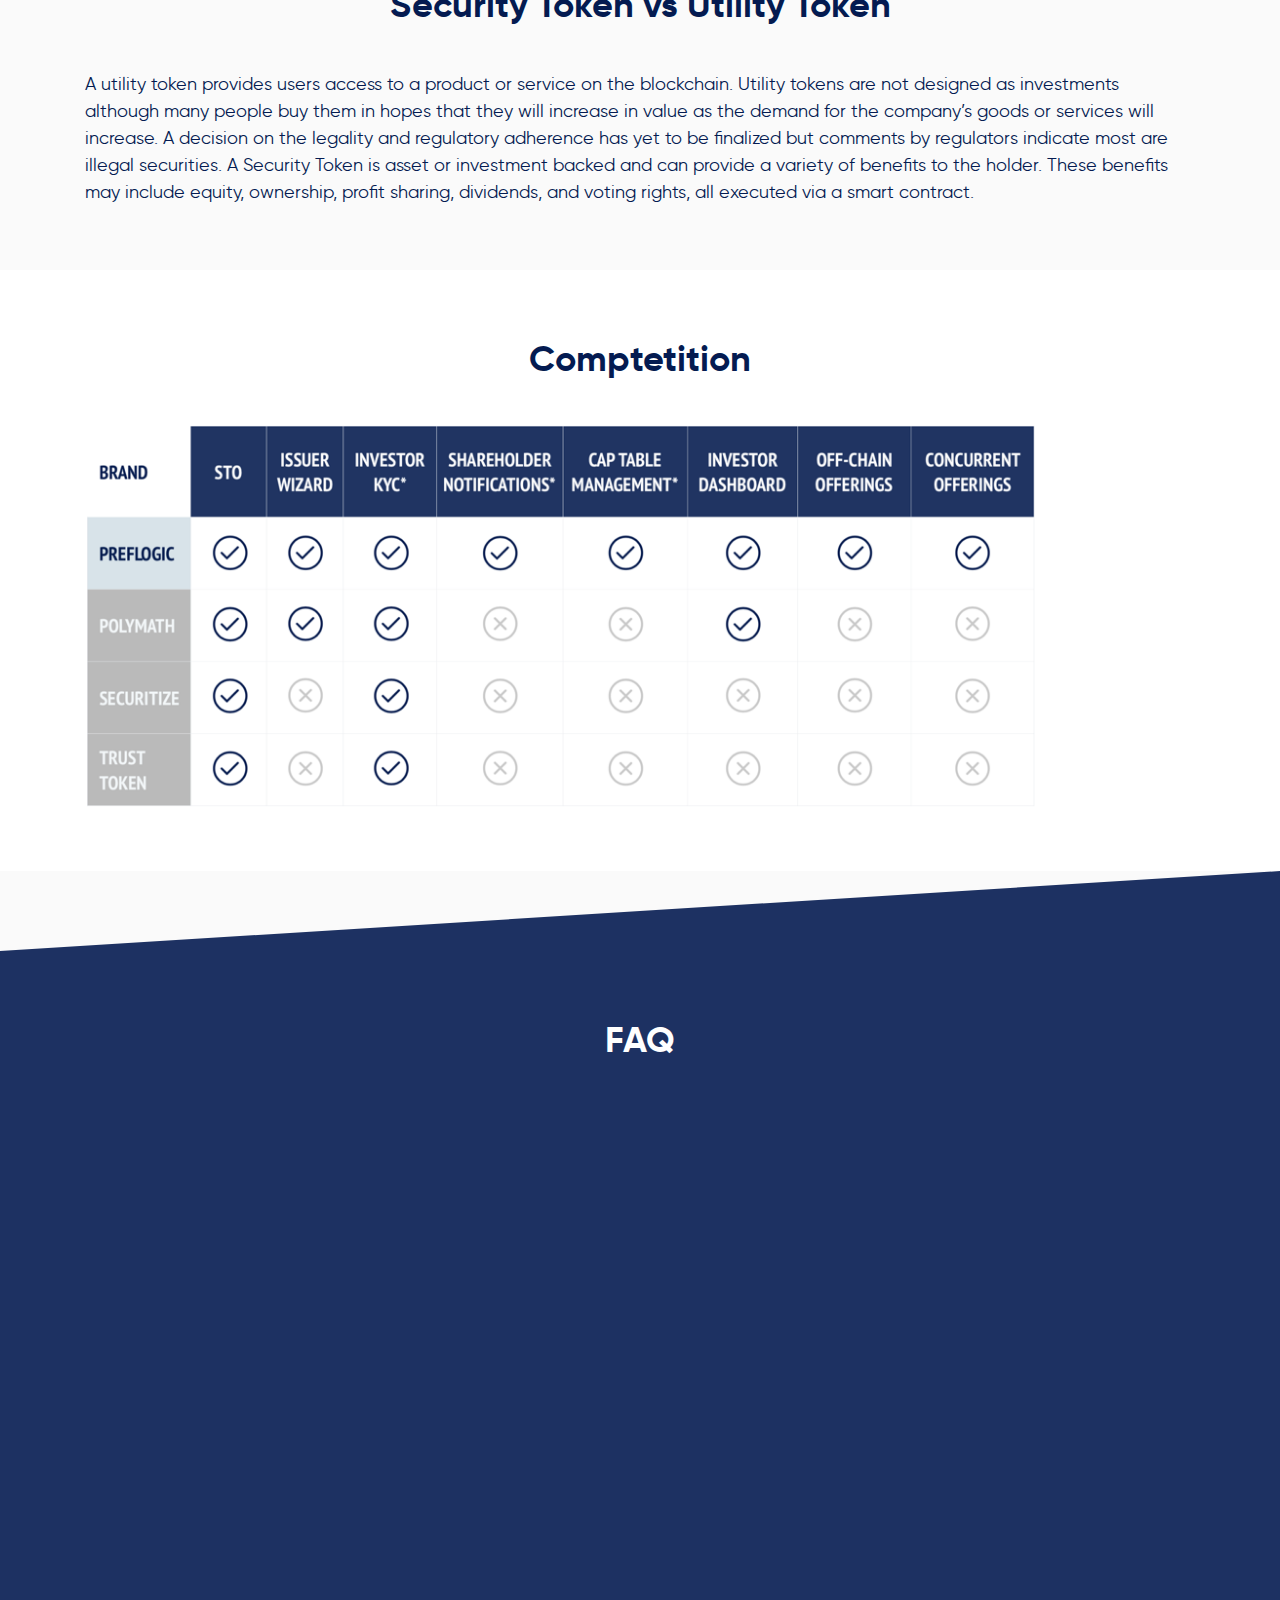
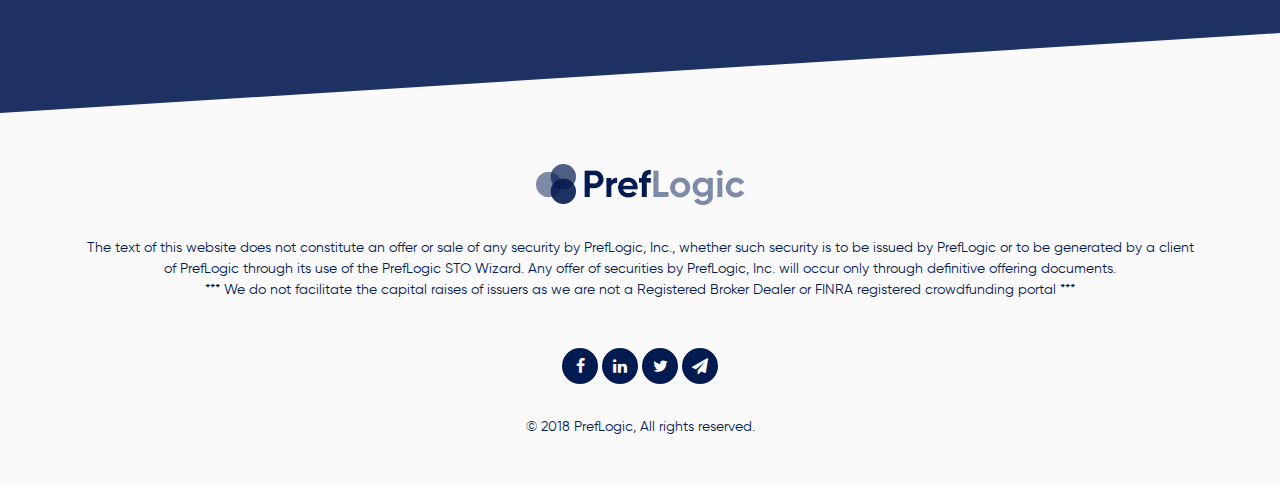
<file: all-in-one.html>
<!doctype html>
<html lang="en">

<head>
    <meta charset="utf-8">
    <meta name="viewport" content="width=device-width, initial-scale=1, shrink-to-fit=no">
    <link rel="icon" type="image/png" sizes="32x32" href="images/favicon.png">
    <link rel="stylesheet" href="css/all.css">
    <title>PrefLogic</title>

    <script async src="https://www.googletagmanager.com/gtag/js?id=UA-122322340-1"></script>
    <script>
    window.dataLayer = window.dataLayer || [];
    function gtag(){dataLayer.push(arguments);}
    gtag('js', new Date());

    gtag('config', 'UA-122322340-1');
    </script>
</head>

<body>
    <div class="loader">
        <div class="loader-inner">
            <div class="spinner">
                <div class="dot1"></div>
                <div class="dot2"></div>
            </div>
        </div>
    </div>
    <div id="wrapper">
        <header id="header">
            <!-- <div class="top-header">
                <div class="container">
                    <ul class="top-nav">
                        <li><a href="#">How it works?</a></li>
                        <li><a href="#">PoC</a></li>
                        <li><a href="#">Road Map</a></li>
                        <li><a href="#">Team</a></li>
                        <li><a href="#">Q&A</a></li>
                    </ul>
                </div>
            </div> -->
            <div class="header-banner">
                <div class="container">
                    <div class="main__navbar">
                        <a href="/" class="logo">
                            <img src="images/logo.png" alt="PrefLogic" class="img-fluid">
                        </a>
                        <button class="navbar-toggler" type="button" data-toggle="collapse" data-target="#nb-navbar" aria-controls="nb-navbar" aria-expanded="false" aria-label="Toggle navigation">
                            <svg xmlns="http://www.w3.org/2000/svg" viewBox="0 0 30 30" width="30" height="30"
                                focusable="false">
                                <title>Menu</title>
                                <path stroke="#fff" stroke-width="2" stroke-linecap="round" stroke-miterlimit="10" d="M4 7h22M4 15h22M4 23h22"></path>
                            </svg>
                        </button>
                        <div class="collapse navbar-collapse" id="nb-navbar">
                            <div class="nav-menu">    
                                <div class="btn-holder">
                                    <button class="btn btn-blue btn-sm">
                                        <i class="icon-list"></i>
                                        <a href="/docs/whitepaper.pdf">Whitepaper</a>
                                    </button>
                                </div>
                            </div>
                        </div>
                    </div>
                    <div class="banner-content">
                        <div class="row align-items-center">
                            <div class="col-md-6">
                                <div class="text-holder">
                                    <h1>PrefLogic</h1>
                                    <h3>Capital Formation Made Easy</h3>
                                </div>
                            </div>
                        </div>
                    </div>
                </div>
            </div>
        </header>
        <main id="main">
            <section class="section concept-section">
                <div class="container">
                    <div class="styled__heading">
                        <h2><a name="who" />Who We Are</h2>
                    </div>
                    <div>
                        PrefLogic’s STO Wizard and SERC Token provide the tools for ANYONE who wishes to tokenize or offer fractional ownership of ANYTHING of value. PrefLogic is developing a comprehensive financing solution for entrepreneurs and businesses seeking to combine conventional equity relationships with the efficiencies offered by blockchain technology. Our STO Wizard is now capable of auto-building Security Tokens based on our proprietary SERC Token framework. When our market launch is achieved in the first quarter of 2019, our STO Token Gateway will enable a business of any size to custom-build a Security Token, implement a Security Token Offering (STO), and perform the investor relations services that customarily follow on a securities offering.
                    </div>
                </div>
            </section>
            <section class="section why-section section-grey">
                <div class="container">
                    <div class="styled__heading">
                        <h2><a name="why" />Why We’re Important</h2>
                    </div>
                    <div>
                        PrefLogic plans to serve the traditional and crypto investor markets where they intersect, with the goal of helping merge the distribution capabilities of the crypto market with the regulated investment structures that underpin investor confidence. The PrefLogic STO Wizard is capable of auto-building Security Tokens based on our proprietary SERC framework. With a library of dozens of customizable smart contracts, the STO Wizard will generate for each client-issuer a SERC token embedded with the issuer’s customized smart contract as well as applications that will assist the issuer in complying with the regulations specific to the SEC offering exemption that the issuer elects. The STO Wizard today can provide applications specific for offerings under Reg D, Reg CF, or Reg S; we are at work on an application specific to a Reg A+ offering. 
                    </div>
                    <div style="margin-top: 20px">
                        With lean and adaptable contract architecture, PrefLogic’s goal is to stay in step with changing technology, regulations, and outside innovation. We believe this will enable us to maintain our status in the industry after the STO Token Gateway has been launched. 
                    </div>
                  </div>
            </section>
            <section class="section concept-section">
                <div class="container">
                    <div class="styled__heading">
                        <h2><a name="what" />What’s a Security Token</h2>
                    </div>
                    <div>
                         Security tokens are tokenized financial securities that can be issued to raise funds in the form of equity or debt and can be traded on exchanges in the secondary market.
                    </div>
                  </div>
            </section>
            <section class="section vs-section section-grey">
                <div class="container">
                    <div class="styled__heading">
                        <h2><a name="vs" />Security Token vs Utility Token</h2>
                    </div>
                    <div>
                        A utility token provides users access to a product or service on the blockchain. Utility tokens are not designed as investments although many people buy them in hopes that they will increase in value as the demand for the company’s goods or services will increase. A decision on the legality and regulatory adherence has yet to be finalized but comments by regulators indicate most are illegal securities. A Security Token is asset or investment backed and can provide a variety of benefits to the holder. These benefits may include equity, ownership, profit sharing, dividends, and voting rights, all executed via a smart contract.
                    </div>
                  </div>
            </section>
            <section class="section competition-section">
                <div class="container">
                    <div class="styled__heading">
                        <h2><a name="competition" />Comptetition</h2>
                    </div>
                    <div>
                        <img src="images/CompetitiveAnalysis.png" alt="competition" width="950" />
                    </div>
                  </div>
            </section>
            <section class="slanted blue-section faq-section">
                <div class="section">
                    <div class="container">
                        <div class="styled__heading">
                            <h2><a name="faq" />FAQ</h2>
                        </div>
                        <ul id="accordianFaq" class="faq-list accordian">
                            <li class="wow fadeInRight" data-wow-delay="0s" data-wow-duration="1s">
                                <div id="faqOne">
                                    <a class="collapse-trigger" data-toggle="collapse" href="#faqaccordianList1" aria-expanded="true" aria-controls="faqaccordianList1">When can we invest in PrefLogic?</a>
                                </div>
                                <div class="collapse show" aria-labelledby="faqOne" id="faqaccordianList1" data-parent="#accordianFaq">
                                    <p>
                                      One cannot pre-announce or precondition a Market prior to an offering being released.
                                        The difference between a SECURITY AND UTILITY token is worlds apart. The investor gets an EXPENSIVE WATCHDOG when he buys a US security; the SEC. The US Stock Markets hold the very highest status and are the most desired in the WORLD by foreign investors. WHY: because 4200 SEC WATCHDOG's to govern over 4000 actively traded NYSE and NASDAQ companies and
                                        10,000 plus OTC. Rules are Rules, and announcements will be made accordingly. 
                                    </p>
                                </div>
                            </li>
                            <li class="wow fadeInRight" data-wow-delay="0s" data-wow-duration="1s">
                                <div id="faqTwo">
                                    <a class="collapse-trigger collapsed" data-toggle="collapse" href="#faqaccordianList2" aria-expanded="false" aria-controls="faqaccordianList2">Will I have to be an accredited investor?
                                    </a>
                                </div>
                                <div class="collapse" aria-labelledby="faqTwo" id="faqaccordianList2" data-parent="#accordianFaq">
                                    <p>
                                        The SEC has exemptions which allow Investors of all types. Any offering will be made in accordance with all US laws and regulations.
                                    </p>
                                </div>
                            </li>
                            <li class="wow fadeInRight" data-wow-delay="0s" data-wow-duration="1s">
                                <div id="faqThree">
                                    <a class="collapse-trigger collapsed" data-toggle="collapse" href="#faqaccordianList3" aria-expanded="false" aria-controls="faqaccordianList3">
                                        Will there be a PrefLogic token?
                                    </a>
                                </div>
                                <div class="collapse" aria-labelledby="faqThree" id="faqaccordianList3" data-parent="#accordianFaq">
                                    <p>
                                        PrefLogic is structured as a traditional company with common stock, with our ledger being stored on the Blockchain as per Delaware law. We feel this structure gives us a competitive advantage by providing multiple paths to liquidity to our Investors.  
                                    </p>
                                </div>
                            </li>
                        </ul>
                    </div>
                </div>
            </section>
        </main>
        <footer id="footer">
            <div class="container">
                <div class="footer-logo">
                    <a href="#">
                        <img src="images/footer-logo.png" alt="PrefLogic" class="img-fluid">
                    </a>
                </div>
                <p class="m-0">The text of this website does not constitute an offer or sale of any security by PrefLogic, Inc., whether such security is to be issued by PrefLogic or to be generated by a client of PrefLogic through its use of the PrefLogic STO Wizard. Any offer of securities by PrefLogic, Inc. will occur only through definitive offering documents.</p>
                <p>*** We do not facilitate the capital raises of issuers as we are not a Registered Broker Dealer or FINRA registered crowdfunding portal ***</p>
                <div class="social">
                    <a class="social-link" href="https://www.facebook.com/PrefLogic">
                        <i class="icon-facebook"></i>
                    </a>
                    <a class="social-link" href="https://www.linkedin.com/company/preflogic/" target="_blank">
                        <i class="icon-linkedin"></i>
                    </a>
                    <a class="social-link" href="https://twitter.com/preflogic">
                        <i class="icon-twitter"></i>
                    </a>
                    <a class="social-link" href="https://t.me/PrefLogic">
                        <i class="icon-telegram"></i>
                    </a>
                    <!--
                    <a class="social-link" href="#">
                        <i class="icon-youtube"></i>
                    </a>
                    -->
                </div>
                <p class="m-0">&copy; 2018 PrefLogic, All rights reserved.</p>
            </div>
        </footer>
    </div>

    </div>

    <script src="js/jquery-3.2.1.min.js"></script>
    <script src="js/popper.min.js"></script>
    <script src="js/bootstrap.min.js"></script>
    <script src="js/wow.min.js"></script>
    <script>
        $(window).on('load', function() {
            $(".loader").fadeOut("slow");
        });
        new WOW().init();
    </script>
</body>

</html>
</file>
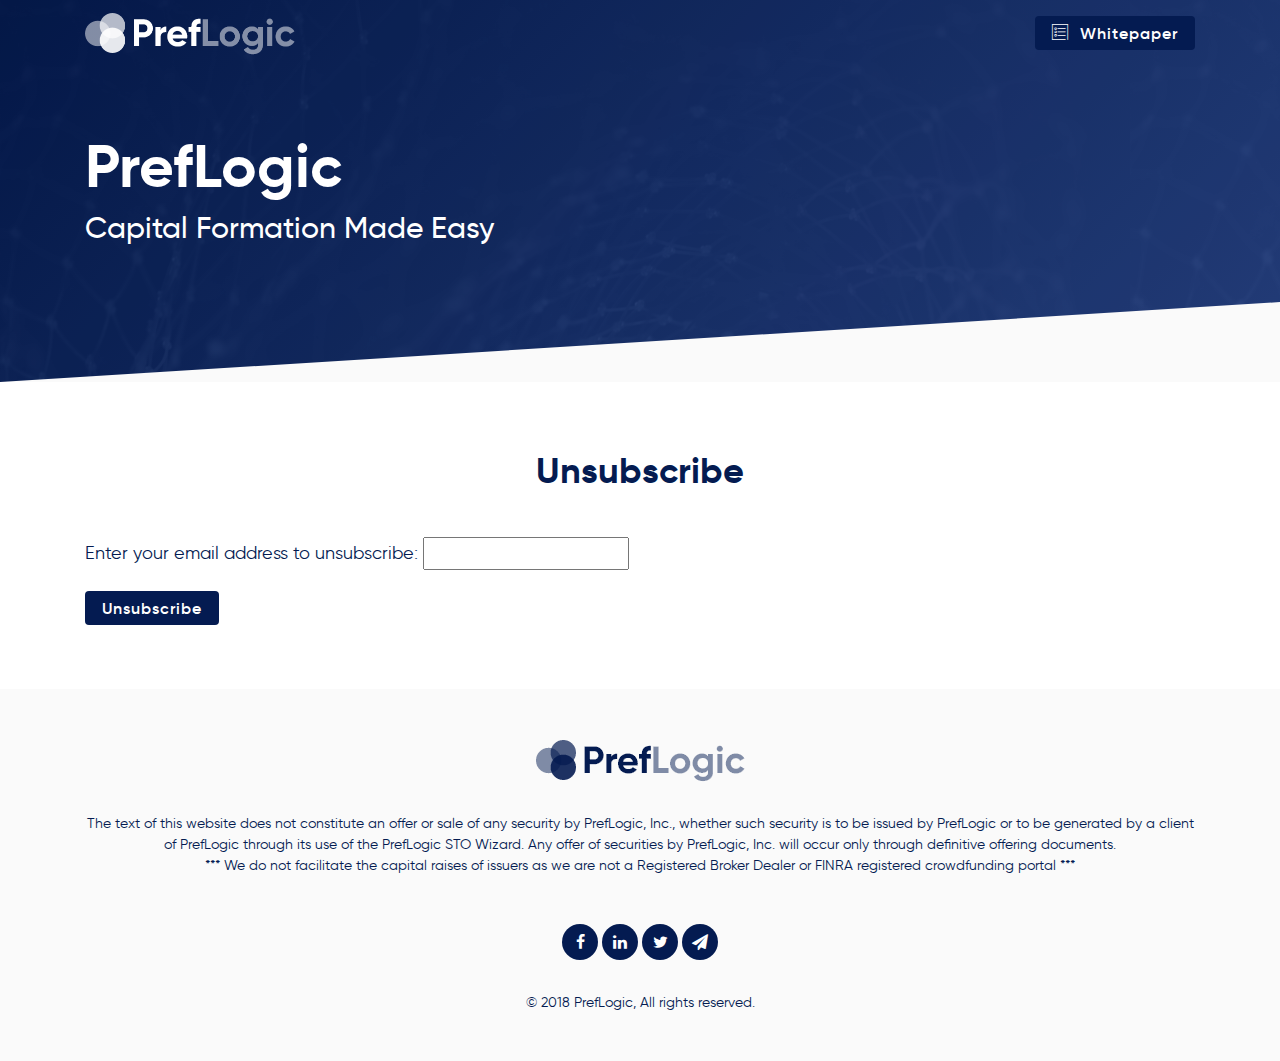
<file: unsubscribe.html>
<!doctype html>
<html lang="en">

<head>
    <meta charset="utf-8">
    <meta name="viewport" content="width=device-width, initial-scale=1, shrink-to-fit=no">
    <link rel="icon" type="image/png" sizes="32x32" href="images/favicon.png">
    <link rel="stylesheet" href="css/all.css">
    <title>PrefLogic</title>

    <script async src="https://www.googletagmanager.com/gtag/js?id=UA-122322340-1"></script>
    <script>
    window.dataLayer = window.dataLayer || [];
    function gtag(){dataLayer.push(arguments);}
    gtag('js', new Date());

    gtag('config', 'UA-122322340-1');
    </script>
</head>

<body>
    <div class="loader">
        <div class="loader-inner">
            <div class="spinner">
                <div class="dot1"></div>
                <div class="dot2"></div>
            </div>
        </div>
    </div>
    <div id="wrapper">
        <header id="header">
            <!-- <div class="top-header">
                <div class="container">
                    <ul class="top-nav">
                        <li><a href="#">How it works?</a></li>
                        <li><a href="#">PoC</a></li>
                        <li><a href="#">Road Map</a></li>
                        <li><a href="#">Team</a></li>
                        <li><a href="#">Q&A</a></li>
                    </ul>
                </div>
            </div> -->
            <div class="header-banner">
                <div class="container">
                    <div class="main__navbar">
                        <a href="/" class="logo">
                            <img src="images/logo.png" alt="PrefLogic" class="img-fluid">
                        </a>
                        <button class="navbar-toggler" type="button" data-toggle="collapse" data-target="#nb-navbar" aria-controls="nb-navbar" aria-expanded="false" aria-label="Toggle navigation">
                            <svg xmlns="http://www.w3.org/2000/svg" viewBox="0 0 30 30" width="30" height="30"
                                focusable="false">
                                <title>Menu</title>
                                <path stroke="#fff" stroke-width="2" stroke-linecap="round" stroke-miterlimit="10" d="M4 7h22M4 15h22M4 23h22"></path>
                            </svg>
                        </button>
                        <div class="collapse navbar-collapse" id="nb-navbar">
                            <div class="nav-menu">    
                                <div class="btn-holder">
                                    <button class="btn btn-blue btn-sm">
                                        <i class="icon-list"></i>
                                        <a href="/docs/whitepaper.pdf">Whitepaper</a>
                                    </button>
                                </div>
                            </div>
                        </div>
                    </div>
                    <div class="banner-content">
                        <div class="row align-items-center">
                            <div class="col-md-6">
                                <div class="text-holder">
                                    <h1>PrefLogic</h1>
                                    <h3>Capital Formation Made Easy</h3>
                                </div>
                            </div>
                        </div>
                    </div>
                </div>
            </div>
        </header>
        <main id="main">
            <section class="section concept-section">
                <div class="container">
                    <div class="styled__heading">
                        <h2><a name="who" />Unsubscribe</h2>
                    </div>
                    <div>
                        <form action='https://crm.zoho.com/crm/Unsubscribe?encoding=UTF-8' method='POST' name='unsubForm' onSubmit='return emailValidate()'>
                            <input type='hidden' name='xnQsjsdp' value='d00b5f609a92c4a2e63486183f3a1551b9da5a650b7f39edf754ddbaae3b0f8e'/>
                            <input type='hidden' name='actionType' value='dW5zdWJzY3JpYmU='/>
                            <input type='hidden' name='returnURL' value='https://www.preflogic.com/' />
                            
                            <div class="form-group">
                                <label for="email">Enter your email address to unsubscribe:</label>
                                <input id="email" required type='text' name='email' maxlength='120'  />
                            </div>
                            
                            <button type="submit" class="btn btn-blue btn-sm contact-us-btn">Unsubscribe</button>

                            <script>
                            function emailValidate(){var email=document.forms['unsubForm']['email'].value;var atpos=email.indexOf('@');var dotpos=email.lastIndexOf('.');if (atpos<1 || dotpos<atpos+2 || dotpos+2>=email.length){alert('Please enter a valid email address.');return false;}}
                            </script>
                        </form>    
                    </div>
                </div>
            </section>
        </main>
        <footer id="footer">
            <div class="container">
                <div class="footer-logo">
                    <a href="#">
                        <img src="images/footer-logo.png" alt="PrefLogic" class="img-fluid">
                    </a>
                </div>
                <p class="m-0">The text of this website does not constitute an offer or sale of any security by PrefLogic, Inc., whether such security is to be issued by PrefLogic or to be generated by a client of PrefLogic through its use of the PrefLogic STO Wizard. Any offer of securities by PrefLogic, Inc. will occur only through definitive offering documents.</p>
                <p>*** We do not facilitate the capital raises of issuers as we are not a Registered Broker Dealer or FINRA registered crowdfunding portal ***</p>
                <div class="social">
                    <a class="social-link" href="https://www.facebook.com/PrefLogic">
                        <i class="icon-facebook"></i>
                    </a>
                    <a class="social-link" href="https://www.linkedin.com/company/preflogic/" target="_blank">
                        <i class="icon-linkedin"></i>
                    </a>
                    <a class="social-link" href="https://twitter.com/preflogic">
                        <i class="icon-twitter"></i>
                    </a>
                    <a class="social-link" href="https://t.me/PrefLogic">
                        <i class="icon-telegram"></i>
                    </a>
                    <!--
                    <a class="social-link" href="#">
                        <i class="icon-youtube"></i>
                    </a>
                    -->
                </div>
                <p class="m-0">&copy; 2018 PrefLogic, All rights reserved.</p>
            </div>
        </footer>
    </div>

    </div>

    <script src="js/jquery-3.2.1.min.js"></script>
    <script src="js/popper.min.js"></script>
    <script src="js/bootstrap.min.js"></script>
    <script src="js/wow.min.js"></script>
    <script>
        $(window).on('load', function() {
            $(".loader").fadeOut("slow");
        });
        new WOW().init();
    </script>
</body>

</html>
</file>
<file: css/all.css>
.loader {
  height: 100%;
  width: 100%;
  position: fixed;
  overflow: hidden;
  z-index: 1200;
  background: #ffffff;
}

.loader .loader-inner {
  position: absolute;
  transform: translateY(-50%);
  top: 50%;
  left: 50%;
}

.loader .spinner {
  margin: 100px auto;
  width: 40px;
  height: 40px;
  position: relative;
  text-align: center;
  animation: sk-rotate 2.0s infinite linear;
}

.loader .dot1,
.loader .dot2 {
  width: 60%;
  height: 60%;
  display: inline-block;
  position: absolute;
  top: 0;
  background-color: #232323;
  border-radius: 100%;
  animation: sk-bounce 2.0s infinite ease-in-out;
}

.loader .dot2 {
  background: #3cb8f6;
  top: auto;
  bottom: 0;
  animation-delay: -1.0s;
}

@keyframes sk-rotate {
  100% {
    transform: rotate(360deg);
    -webkit-transform: rotate(360deg);
  }
}

@keyframes sk-bounce {

  0%,
  100% {
    transform: scale(0);
    -webkit-transform: scale(0);
  }

  50% {
    transform: scale(1);
    -webkit-transform: scale(1);
  }
}

@font-face {
  font-family: 'gilroy';
  src: url("../fonts/gilroy-bold-webfont.woff2") format("woff2"), url("../fonts/gilroy-bold-webfont.woff") format("woff");
  font-weight: 700;
  font-style: normal;
}

@font-face {
  font-family: 'gilroy';
  src: url("../fonts/gilroy-heavy-webfont.woff2") format("woff2"), url("../fonts/gilroy-heavy-webfont.woff") format("woff");
  font-weight: 800;
  font-style: normal;
}

@font-face {
  font-family: 'gilroy';
  src: url("../fonts/gilroy-medium-webfont.woff2") format("woff2"), url("../fonts/gilroy-medium-webfont.woff") format("woff");
  font-weight: 500;
  font-style: normal;
}

@font-face {
  font-family: 'gilroy';
  src: url("../fonts/gilroy-regular-webfont.woff2") format("woff2"), url("../fonts/gilroy-regular-webfont.woff") format("woff");
  font-weight: 400;
  font-style: normal;
}

@font-face {
  font-family: 'gilroy';
  src: url("../fonts/gilroy-semibold-webfont.woff2") format("woff2"), url("../fonts/gilroy-semibold-webfont.woff") format("woff");
  font-weight: 600;
  font-style: normal;
}

@font-face {
  font-family: 'icofont';
  src: url("../fonts/icofont.eot?6hjf9m");
  src: url("../fonts/icofont.eot?6hjf9m#iefix") format("embedded-opentype"), url("../fonts/icofont.ttf?6hjf9m") format("truetype"), url("../fonts/icofont.woff?6hjf9m") format("woff"), url("../fonts/icofont.svg?6hjf9m#icofont") format("svg");
  font-weight: normal;
  font-style: normal;
}

[class^="icon-"],
[class*=" icon-"] {
  /* use !important to prevent issues with browser extensions that change fonts */
  font-family: 'icofont' !important;
  speak: none;
  font-style: normal;
  font-weight: normal;
  font-variant: normal;
  text-transform: none;
  line-height: 1;
  /* Better Font Rendering =========== */
  -webkit-font-smoothing: antialiased;
  -moz-osx-font-smoothing: grayscale;
}

.icon-list:before {
  content: "\e901";
}

.icon-info:before {
  content: "\e900";
}

.icon-twitter:before {
  content: "\f099";
}

.icon-facebook:before {
  content: "\f09a";
}

.icon-linkedin:before {
  content: "\f0e1";
}

.icon-youtube:before {
  content: "\f16a";
}

.icon-telegram:before {
  content: "\f1d8";
}

/*!
 * Bootstrap Reboot v4.1.1 (https://getbootstrap.com/)
 * Copyright 2011-2018 The Bootstrap Authors
 * Copyright 2011-2018 Twitter, Inc.
 * Licensed under MIT (https://github.com/twbs/bootstrap/blob/master/LICENSE)
 * Forked from Normalize.css, licensed MIT (https://github.com/necolas/normalize.css/blob/master/LICENSE.md)
 */

*,
*::before,
*::after {
  box-sizing: border-box;
}

html {
  font-family: sans-serif;
  line-height: 1.15;
  -webkit-text-size-adjust: 100%;
  -ms-text-size-adjust: 100%;
  -ms-overflow-style: scrollbar;
  -webkit-tap-highlight-color: rgba(0, 0, 0, 0);
}

@-ms-viewport {
  width: device-width;
}

article,
aside,
figcaption,
figure,
footer,
header,
hgroup,
main,
nav,
section {
  display: block;
}

body {
  margin: 0;
  font-family: -apple-system, BlinkMacSystemFont, "Segoe UI", Roboto, "Helvetica Neue", Arial, sans-serif, "Apple Color Emoji", "Segoe UI Emoji", "Segoe UI Symbol";
  font-size: 1rem;
  font-weight: 400;
  line-height: 1.5;
  color: #212529;
  text-align: left;
  background-color: #fff;
}

[tabindex="-1"]:focus {
  outline: 0 !important;
}

hr {
  box-sizing: content-box;
  height: 0;
  overflow: visible;
}

h1,
h2,
h3,
h4,
h5,
h6 {
  margin-top: 0;
  margin-bottom: 0.5rem;
}

p {
  margin-top: 0;
  margin-bottom: 1rem;
}

abbr[title],
abbr[data-original-title] {
  text-decoration: underline;
  text-decoration: underline dotted;
  cursor: help;
  border-bottom: 0;
}

address {
  margin-bottom: 1rem;
  font-style: normal;
  line-height: inherit;
}

ol,
ul,
dl {
  margin-top: 0;
  margin-bottom: 1rem;
}

ol ol,
ul ul,
ol ul,
ul ol {
  margin-bottom: 0;
}

dt {
  font-weight: 700;
}

dd {
  margin-bottom: .5rem;
  margin-left: 0;
}

blockquote {
  margin: 0 0 1rem;
}

dfn {
  font-style: italic;
}

b,
strong {
  font-weight: bolder;
}

small {
  font-size: 80%;
}

sub,
sup {
  position: relative;
  font-size: 75%;
  line-height: 0;
  vertical-align: baseline;
}

sub {
  bottom: -.25em;
}

sup {
  top: -.5em;
}

a {
  color: #007bff;
  text-decoration: none;
  background-color: transparent;
  -webkit-text-decoration-skip: objects;
}

a:hover {
  color: #0056b3;
  text-decoration: underline;
}

.nav-menu a {
  color: #ffffff;
}

.nav-menu a:hover {
  color: #007bff;
}

a:not([href]):not([tabindex]) {
  color: inherit;
  text-decoration: none;
}

a:not([href]):not([tabindex]):hover,
a:not([href]):not([tabindex]):focus {
  color: inherit;
  text-decoration: none;
}

a:not([href]):not([tabindex]):focus {
  outline: 0;
}

pre,
code,
kbd,
samp {
  font-family: SFMono-Regular, Menlo, Monaco, Consolas, "Liberation Mono", "Courier New", monospace;
  font-size: 1em;
}

pre {
  margin-top: 0;
  margin-bottom: 1rem;
  overflow: auto;
  -ms-overflow-style: scrollbar;
}

figure {
  margin: 0 0 1rem;
}

img {
  vertical-align: middle;
  border-style: none;
}

svg:not(:root) {
  overflow: hidden;
}

table {
  border-collapse: collapse;
}

caption {
  padding-top: 0.75rem;
  padding-bottom: 0.75rem;
  color: #6c757d;
  text-align: left;
  caption-side: bottom;
}

th {
  text-align: inherit;
}

label {
  display: inline-block;
  margin-bottom: 0.5rem;
}

button {
  border-radius: 0;
}

button:focus {
  outline: 1px dotted;
  outline: 5px auto -webkit-focus-ring-color;
}

input,
button,
select,
optgroup,
textarea {
  margin: 0;
  font-family: inherit;
  font-size: inherit;
  line-height: inherit;
}

button,
input {
  overflow: visible;
}

button,
select {
  text-transform: none;
}

button,
html [type="button"],
[type="reset"],
[type="submit"] {
  -webkit-appearance: button;
}

button::-moz-focus-inner,
[type="button"]::-moz-focus-inner,
[type="reset"]::-moz-focus-inner,
[type="submit"]::-moz-focus-inner {
  padding: 0;
  border-style: none;
}

input[type="radio"],
input[type="checkbox"] {
  box-sizing: border-box;
  padding: 0;
}

input[type="date"],
input[type="time"],
input[type="datetime-local"],
input[type="month"] {
  -webkit-appearance: listbox;
}

textarea {
  overflow: auto;
  resize: vertical;
}

fieldset {
  min-width: 0;
  padding: 0;
  margin: 0;
  border: 0;
}

legend {
  display: block;
  width: 100%;
  max-width: 100%;
  padding: 0;
  margin-bottom: .5rem;
  font-size: 1.5rem;
  line-height: inherit;
  color: inherit;
  white-space: normal;
}

progress {
  vertical-align: baseline;
}

[type="number"]::-webkit-inner-spin-button,
[type="number"]::-webkit-outer-spin-button {
  height: auto;
}

[type="search"] {
  outline-offset: -2px;
  -webkit-appearance: none;
}

[type="search"]::-webkit-search-cancel-button,
[type="search"]::-webkit-search-decoration {
  -webkit-appearance: none;
}

::-webkit-file-upload-button {
  font: inherit;
  -webkit-appearance: button;
}

output {
  display: inline-block;
}

summary {
  display: list-item;
  cursor: pointer;
}

template {
  display: none;
}

[hidden] {
  display: none !important;
}

:root {
  --blue: #007bff;
  --indigo: #6610f2;
  --purple: #6f42c1;
  --pink: #e83e8c;
  --red: #dc3545;
  --orange: #fd7e14;
  --yellow: #ffc107;
  --green: #28a745;
  --teal: #20c997;
  --cyan: #17a2b8;
  --white: #fff;
  --gray: #6c757d;
  --gray-dark: #343a40;
  --primary: #007bff;
  --secondary: #6c757d;
  --success: #28a745;
  --info: #17a2b8;
  --warning: #ffc107;
  --danger: #dc3545;
  --light: #f8f9fa;
  --dark: #343a40;
  --breakpoint-xs: 0;
  --breakpoint-sm: 576px;
  --breakpoint-md: 768px;
  --breakpoint-lg: 992px;
  --breakpoint-xl: 1200px;
  --font-family-sans-serif: -apple-system, BlinkMacSystemFont, "Segoe UI", Roboto, "Helvetica Neue", Arial, sans-serif, "Apple Color Emoji", "Segoe UI Emoji", "Segoe UI Symbol";
  --font-family-monospace: SFMono-Regular, Menlo, Monaco, Consolas, "Liberation Mono", "Courier New", monospace;
}

*,
*::before,
*::after {
  box-sizing: border-box;
}

html {
  font-family: sans-serif;
  line-height: 1.15;
  -webkit-text-size-adjust: 100%;
  -ms-text-size-adjust: 100%;
  -ms-overflow-style: scrollbar;
  -webkit-tap-highlight-color: rgba(0, 0, 0, 0);
}

@-ms-viewport {
  width: device-width;
}

article,
aside,
figcaption,
figure,
footer,
header,
hgroup,
main,
nav,
section {
  display: block;
}

body {
  margin: 0;
  font-family: -apple-system, BlinkMacSystemFont, "Segoe UI", Roboto, "Helvetica Neue", Arial, sans-serif, "Apple Color Emoji", "Segoe UI Emoji", "Segoe UI Symbol";
  font-size: 1rem;
  font-weight: 400;
  line-height: 1.5;
  color: #212529;
  text-align: left;
  background-color: #fff;
}

[tabindex="-1"]:focus {
  outline: 0 !important;
}

hr {
  box-sizing: content-box;
  height: 0;
  overflow: visible;
}

h1,
h2,
h3,
h4,
h5,
h6 {
  margin-top: 0;
  margin-bottom: 0.5rem;
}

p {
  margin-top: 0;
  margin-bottom: 1rem;
}

abbr[title],
abbr[data-original-title] {
  text-decoration: underline;
  text-decoration: underline dotted;
  cursor: help;
  border-bottom: 0;
}

address {
  margin-bottom: 1rem;
  font-style: normal;
  line-height: inherit;
}

ol,
ul,
dl {
  margin-top: 0;
  margin-bottom: 1rem;
}

ol ol,
ul ul,
ol ul,
ul ol {
  margin-bottom: 0;
}

dt {
  font-weight: 700;
}

dd {
  margin-bottom: .5rem;
  margin-left: 0;
}

blockquote {
  margin: 0 0 1rem;
}

dfn {
  font-style: italic;
}

b,
strong {
  font-weight: bolder;
}

small {
  font-size: 80%;
}

sub,
sup {
  position: relative;
  font-size: 75%;
  line-height: 0;
  vertical-align: baseline;
}

sub {
  bottom: -.25em;
}

sup {
  top: -.5em;
}

a {
  color: #007bff;
  text-decoration: none;
  background-color: transparent;
  -webkit-text-decoration-skip: objects;
}

a:hover {
  color: #0056b3;
  text-decoration: underline;
}

a:not([href]):not([tabindex]) {
  color: inherit;
  text-decoration: none;
}

a:not([href]):not([tabindex]):hover,
a:not([href]):not([tabindex]):focus {
  color: inherit;
  text-decoration: none;
}

a:not([href]):not([tabindex]):focus {
  outline: 0;
}

pre,
code,
kbd,
samp {
  font-family: SFMono-Regular, Menlo, Monaco, Consolas, "Liberation Mono", "Courier New", monospace;
  font-size: 1em;
}

pre {
  margin-top: 0;
  margin-bottom: 1rem;
  overflow: auto;
  -ms-overflow-style: scrollbar;
}

figure {
  margin: 0 0 1rem;
}

img {
  vertical-align: middle;
  border-style: none;
}

svg:not(:root) {
  overflow: hidden;
}

table {
  border-collapse: collapse;
}

caption {
  padding-top: 0.75rem;
  padding-bottom: 0.75rem;
  color: #6c757d;
  text-align: left;
  caption-side: bottom;
}

th {
  text-align: inherit;
}

label {
  display: inline-block;
  margin-bottom: 0.5rem;
}

button {
  border-radius: 0;
}

button:focus {
  outline: 1px dotted;
  outline: 5px auto -webkit-focus-ring-color;
}

input,
button,
select,
optgroup,
textarea {
  margin: 0;
  font-family: inherit;
  font-size: inherit;
  line-height: inherit;
}

button,
input {
  overflow: visible;
}

button,
select {
  text-transform: none;
}

button,
html [type="button"],
[type="reset"],
[type="submit"] {
  -webkit-appearance: button;
}

button::-moz-focus-inner,
[type="button"]::-moz-focus-inner,
[type="reset"]::-moz-focus-inner,
[type="submit"]::-moz-focus-inner {
  padding: 0;
  border-style: none;
}

input[type="radio"],
input[type="checkbox"] {
  box-sizing: border-box;
  padding: 0;
}

input[type="date"],
input[type="time"],
input[type="datetime-local"],
input[type="month"] {
  -webkit-appearance: listbox;
}

textarea {
  overflow: auto;
  resize: vertical;
}

fieldset {
  min-width: 0;
  padding: 0;
  margin: 0;
  border: 0;
}

legend {
  display: block;
  width: 100%;
  max-width: 100%;
  padding: 0;
  margin-bottom: .5rem;
  font-size: 1.5rem;
  line-height: inherit;
  color: inherit;
  white-space: normal;
}

progress {
  vertical-align: baseline;
}

[type="number"]::-webkit-inner-spin-button,
[type="number"]::-webkit-outer-spin-button {
  height: auto;
}

[type="search"] {
  outline-offset: -2px;
  -webkit-appearance: none;
}

[type="search"]::-webkit-search-cancel-button,
[type="search"]::-webkit-search-decoration {
  -webkit-appearance: none;
}

::-webkit-file-upload-button {
  font: inherit;
  -webkit-appearance: button;
}

output {
  display: inline-block;
}

summary {
  display: list-item;
  cursor: pointer;
}

template {
  display: none;
}

[hidden] {
  display: none !important;
}

.container {
  width: 100%;
  padding-right: 15px;
  padding-left: 15px;
  margin-right: auto;
  margin-left: auto;
}

.container-fluid {
  width: 100%;
  padding-right: 15px;
  padding-left: 15px;
  margin-right: auto;
  margin-left: auto;
}

.row {
  display: -ms-flexbox;
  display: flex;
  -ms-flex-wrap: wrap;
  flex-wrap: wrap;
  margin-right: -15px;
  margin-left: -15px;
}

.no-gutters {
  margin-right: 0;
  margin-left: 0;
}

.no-gutters>.col,
.no-gutters>[class*="col-"] {
  padding-right: 0;
  padding-left: 0;
}

.col-1,
.col-2,
.col-3,
.col-4,
.col-5,
.col-6,
.col-7,
.col-8,
.col-9,
.col-10,
.col-11,
.col-12,
.col,
.col-auto,
.col-sm-1,
.col-sm-2,
.col-sm-3,
.col-sm-4,
.col-sm-5,
.col-sm-6,
.col-sm-7,
.col-sm-8,
.col-sm-9,
.col-sm-10,
.col-sm-11,
.col-sm-12,
.col-sm,
.col-sm-auto,
.col-md-1,
.col-md-2,
.col-md-3,
.col-md-4,
.col-md-5,
.col-md-6,
.col-md-7,
.col-md-8,
.col-md-9,
.col-md-10,
.col-md-11,
.col-md-12,
.col-md,
.col-md-auto,
.col-lg-1,
.col-lg-2,
.col-lg-3,
.col-lg-4,
.col-lg-5,
.col-lg-6,
.col-lg-7,
.col-lg-8,
.col-lg-9,
.col-lg-10,
.col-lg-11,
.col-lg-12,
.col-lg,
.col-lg-auto,
.col-xl-1,
.col-xl-2,
.col-xl-3,
.col-xl-4,
.col-xl-5,
.col-xl-6,
.col-xl-7,
.col-xl-8,
.col-xl-9,
.col-xl-10,
.col-xl-11,
.col-xl-12,
.col-xl,
.col-xl-auto {
  position: relative;
  width: 100%;
  min-height: 1px;
  padding-right: 15px;
  padding-left: 15px;
}

.col {
  -ms-flex-preferred-size: 0;
  flex-basis: 0;
  -ms-flex-positive: 1;
  flex-grow: 1;
  max-width: 100%;
}

.col-auto {
  -ms-flex: 0 0 auto;
  flex: 0 0 auto;
  width: auto;
  max-width: none;
}

.col-1 {
  -ms-flex: 0 0 8.33333%;
  flex: 0 0 8.33333%;
  max-width: 8.33333%;
}

.col-2 {
  -ms-flex: 0 0 16.66667%;
  flex: 0 0 16.66667%;
  max-width: 16.66667%;
}

.col-3 {
  -ms-flex: 0 0 25%;
  flex: 0 0 25%;
  max-width: 25%;
}

.col-4 {
  -ms-flex: 0 0 33.33333%;
  flex: 0 0 33.33333%;
  max-width: 33.33333%;
}

.col-5 {
  -ms-flex: 0 0 41.66667%;
  flex: 0 0 41.66667%;
  max-width: 41.66667%;
}

.col-6 {
  -ms-flex: 0 0 50%;
  flex: 0 0 50%;
  max-width: 50%;
}

.col-7 {
  -ms-flex: 0 0 58.33333%;
  flex: 0 0 58.33333%;
  max-width: 58.33333%;
}

.col-8 {
  -ms-flex: 0 0 66.66667%;
  flex: 0 0 66.66667%;
  max-width: 66.66667%;
}

.col-9 {
  -ms-flex: 0 0 75%;
  flex: 0 0 75%;
  max-width: 75%;
}

.col-10 {
  -ms-flex: 0 0 83.33333%;
  flex: 0 0 83.33333%;
  max-width: 83.33333%;
}

.col-11 {
  -ms-flex: 0 0 91.66667%;
  flex: 0 0 91.66667%;
  max-width: 91.66667%;
}

.col-12 {
  -ms-flex: 0 0 100%;
  flex: 0 0 100%;
  max-width: 100%;
}

.order-first {
  -ms-flex-order: -1;
  order: -1;
}

.order-last {
  -ms-flex-order: 13;
  order: 13;
}

.order-0 {
  -ms-flex-order: 0;
  order: 0;
}

.order-1 {
  -ms-flex-order: 1;
  order: 1;
}

.order-2 {
  -ms-flex-order: 2;
  order: 2;
}

.order-3 {
  -ms-flex-order: 3;
  order: 3;
}

.order-4 {
  -ms-flex-order: 4;
  order: 4;
}

.order-5 {
  -ms-flex-order: 5;
  order: 5;
}

.order-6 {
  -ms-flex-order: 6;
  order: 6;
}

.order-7 {
  -ms-flex-order: 7;
  order: 7;
}

.order-8 {
  -ms-flex-order: 8;
  order: 8;
}

.order-9 {
  -ms-flex-order: 9;
  order: 9;
}

.order-10 {
  -ms-flex-order: 10;
  order: 10;
}

.order-11 {
  -ms-flex-order: 11;
  order: 11;
}

.order-12 {
  -ms-flex-order: 12;
  order: 12;
}

.offset-1 {
  margin-left: 8.33333%;
}

.offset-2 {
  margin-left: 16.66667%;
}

.offset-3 {
  margin-left: 25%;
}

.offset-4 {
  margin-left: 33.33333%;
}

.offset-5 {
  margin-left: 41.66667%;
}

.offset-6 {
  margin-left: 50%;
}

.offset-7 {
  margin-left: 58.33333%;
}

.offset-8 {
  margin-left: 66.66667%;
}

.offset-9 {
  margin-left: 75%;
}

.offset-10 {
  margin-left: 83.33333%;
}

.offset-11 {
  margin-left: 91.66667%;
}

.d-none {
  display: none !important;
}

.d-inline {
  display: inline !important;
}

.d-inline-block {
  display: inline-block !important;
}

.d-block {
  display: block !important;
}

.d-table {
  display: table !important;
}

.d-table-row {
  display: table-row !important;
}

.d-table-cell {
  display: table-cell !important;
}

.d-flex {
  display: -ms-flexbox !important;
  display: flex !important;
}

.d-inline-flex {
  display: -ms-inline-flexbox !important;
  display: inline-flex !important;
}

.flex-row {
  -ms-flex-direction: row !important;
  flex-direction: row !important;
}

.flex-column {
  -ms-flex-direction: column !important;
  flex-direction: column !important;
}

.flex-row-reverse {
  -ms-flex-direction: row-reverse !important;
  flex-direction: row-reverse !important;
}

.flex-column-reverse {
  -ms-flex-direction: column-reverse !important;
  flex-direction: column-reverse !important;
}

.flex-wrap {
  -ms-flex-wrap: wrap !important;
  flex-wrap: wrap !important;
}

.flex-nowrap {
  -ms-flex-wrap: nowrap !important;
  flex-wrap: nowrap !important;
}

.flex-wrap-reverse {
  -ms-flex-wrap: wrap-reverse !important;
  flex-wrap: wrap-reverse !important;
}

.flex-fill {
  -ms-flex: 1 1 auto !important;
  flex: 1 1 auto !important;
}

.flex-grow-0 {
  -ms-flex-positive: 0 !important;
  flex-grow: 0 !important;
}

.flex-grow-1 {
  -ms-flex-positive: 1 !important;
  flex-grow: 1 !important;
}

.flex-shrink-0 {
  -ms-flex-negative: 0 !important;
  flex-shrink: 0 !important;
}

.flex-shrink-1 {
  -ms-flex-negative: 1 !important;
  flex-shrink: 1 !important;
}

.justify-content-start {
  -ms-flex-pack: start !important;
  justify-content: flex-start !important;
}

.justify-content-end {
  -ms-flex-pack: end !important;
  justify-content: flex-end !important;
}

.justify-content-center {
  -ms-flex-pack: center !important;
  justify-content: center !important;
}

.justify-content-between {
  -ms-flex-pack: justify !important;
  justify-content: space-between !important;
}

.justify-content-around {
  -ms-flex-pack: distribute !important;
  justify-content: space-around !important;
}

.align-items-start {
  -ms-flex-align: start !important;
  align-items: flex-start !important;
}

.align-items-end {
  -ms-flex-align: end !important;
  align-items: flex-end !important;
}

.align-items-center {
  -ms-flex-align: center !important;
  align-items: center !important;
}

.align-items-baseline {
  -ms-flex-align: baseline !important;
  align-items: baseline !important;
}

.align-items-stretch {
  -ms-flex-align: stretch !important;
  align-items: stretch !important;
}

.align-content-start {
  -ms-flex-line-pack: start !important;
  align-content: flex-start !important;
}

.align-content-end {
  -ms-flex-line-pack: end !important;
  align-content: flex-end !important;
}

.align-content-center {
  -ms-flex-line-pack: center !important;
  align-content: center !important;
}

.align-content-between {
  -ms-flex-line-pack: justify !important;
  align-content: space-between !important;
}

.align-content-around {
  -ms-flex-line-pack: distribute !important;
  align-content: space-around !important;
}

.align-content-stretch {
  -ms-flex-line-pack: stretch !important;
  align-content: stretch !important;
}

.align-self-auto {
  -ms-flex-item-align: auto !important;
  -ms-grid-row-align: auto !important;
  align-self: auto !important;
}

.align-self-start {
  -ms-flex-item-align: start !important;
  align-self: flex-start !important;
}

.align-self-end {
  -ms-flex-item-align: end !important;
  align-self: flex-end !important;
}

.align-self-center {
  -ms-flex-item-align: center !important;
  -ms-grid-row-align: center !important;
  align-self: center !important;
}

.align-self-baseline {
  -ms-flex-item-align: baseline !important;
  align-self: baseline !important;
}

.align-self-stretch {
  -ms-flex-item-align: stretch !important;
  -ms-grid-row-align: stretch !important;
  align-self: stretch !important;
}

.modal-open {
  overflow: hidden;
}

.modal {
  position: fixed;
  top: 0;
  right: 0;
  bottom: 0;
  left: 0;
  z-index: 1050;
  display: none;
  overflow: hidden;
  outline: 0;
}

.modal-open .modal {
  overflow-x: hidden;
  overflow-y: auto;
}

.modal-dialog {
  position: relative;
  width: auto;
  margin: 0.5rem;
  pointer-events: none;
}

.modal.fade .modal-dialog {
  transition: transform 0.3s ease-out;
  transform: translate(0, -25%);
}

.modal.show .modal-dialog {
  transform: translate(0, 0);
}

.modal-dialog-centered {
  display: -ms-flexbox;
  display: flex;
  -ms-flex-align: center;
  align-items: center;
  min-height: calc(100% - (0.5rem * 2));
}

.modal-content {
  position: relative;
  display: -ms-flexbox;
  display: flex;
  -ms-flex-direction: column;
  flex-direction: column;
  width: 100%;
  pointer-events: auto;
  background-color: #fff;
  background-clip: padding-box;
  border: 1px solid rgba(0, 0, 0, 0.2);
  border-radius: 0.3rem;
  outline: 0;
}

.modal-backdrop {
  position: fixed;
  top: 0;
  right: 0;
  bottom: 0;
  left: 0;
  z-index: 1040;
  background-color: #000;
}

.modal-backdrop.fade {
  opacity: 0;
}

.modal-backdrop.show {
  opacity: 0.5;
}

.modal-header {
  display: -ms-flexbox;
  display: flex;
  -ms-flex-align: start;
  align-items: flex-start;
  -ms-flex-pack: justify;
  justify-content: space-between;
  padding: 1rem;
  border-bottom: 1px solid #e9ecef;
  border-top-left-radius: 0.3rem;
  border-top-right-radius: 0.3rem;
}

.modal-header .close {
  padding: 1rem;
  margin: -1rem -1rem -1rem auto;
}

.modal-title {
  margin-bottom: 0;
  line-height: 1.5;
}

.modal-body {
  position: relative;
  -ms-flex: 1 1 auto;
  flex: 1 1 auto;
  padding: 1rem;
}

.modal-footer {
  display: -ms-flexbox;
  display: flex;
  -ms-flex-align: center;
  align-items: center;
  -ms-flex-pack: end;
  justify-content: flex-end;
  padding: 1rem;
  border-top: 1px solid #e9ecef;
}

.modal-footer> :not(:first-child) {
  margin-left: .25rem;
}

.modal-footer> :not(:last-child) {
  margin-right: .25rem;
}

.modal-scrollbar-measure {
  position: absolute;
  top: -9999px;
  width: 50px;
  height: 50px;
  overflow: scroll;
}

.close {
  float: right;
  font-size: 1.5rem;
  font-weight: 700;
  line-height: 1;
  color: #000;
  text-shadow: 0 1px 0 #fff;
  opacity: .5;
}

.close:hover,
.close:focus {
  color: #000;
  text-decoration: none;
  opacity: .75;
}

.close:not(:disabled):not(.disabled) {
  cursor: pointer;
}

button.close {
  padding: 0;
  background-color: transparent;
  border: 0;
  -webkit-appearance: none;
}

.form-control {
  display: block;
  width: 100%;
  padding: 0.375rem 0.75rem;
  font-size: 1rem;
  line-height: 1.5;
  color: #495057;
  background-color: #fff;
  background-clip: padding-box;
  border: 1px solid #ced4da;
  border-radius: 0.25rem;
  transition: border-color 0.15s ease-in-out, box-shadow 0.15s ease-in-out;
}

.form-control::-ms-expand {
  background-color: transparent;
  border: 0;
}

.form-control:focus {
  color: #495057;
  background-color: #fff;
  border-color: #80bdff;
  outline: 0;
  box-shadow: 0 0 0 0.2rem rgba(0, 123, 255, 0.25);
}

.form-control:-ms-input-placeholder {
  color: #6c757d;
  opacity: 1;
}

.form-control::placeholder {
  color: #6c757d;
  opacity: 1;
}

.form-control:disabled,
.form-control[readonly] {
  background-color: #e9ecef;
  opacity: 1;
}

select.form-control:not([size]):not([multiple]) {
  height: calc(2.25rem + 2px);
}

select.form-control:focus::-ms-value {
  color: #495057;
  background-color: #fff;
}

.form-control-file,
.form-control-range {
  display: block;
  width: 100%;
}

.col-form-label {
  padding-top: calc(0.375rem + 1px);
  padding-bottom: calc(0.375rem + 1px);
  margin-bottom: 0;
  font-size: inherit;
  line-height: 1.5;
}

.col-form-label-lg {
  padding-top: calc(0.5rem + 1px);
  padding-bottom: calc(0.5rem + 1px);
  font-size: 1.25rem;
  line-height: 1.5;
}

.col-form-label-sm {
  padding-top: calc(0.25rem + 1px);
  padding-bottom: calc(0.25rem + 1px);
  font-size: 0.875rem;
  line-height: 1.5;
}

.form-control-plaintext {
  display: block;
  width: 100%;
  padding-top: 0.375rem;
  padding-bottom: 0.375rem;
  margin-bottom: 0;
  line-height: 1.5;
  color: #212529;
  background-color: transparent;
  border: solid transparent;
  border-width: 1px 0;
}

.form-control-plaintext.form-control-sm,
.form-control-plaintext.form-control-lg {
  padding-right: 0;
  padding-left: 0;
}

.form-control-sm {
  padding: 0.25rem 0.5rem;
  font-size: 0.875rem;
  line-height: 1.5;
  border-radius: 0.2rem;
}

select.form-control-sm:not([size]):not([multiple]) {
  height: calc(1.8125rem + 2px);
}

.form-control-lg {
  padding: 0.5rem 1rem;
  font-size: 1.25rem;
  line-height: 1.5;
  border-radius: 0.3rem;
}

select.form-control-lg:not([size]):not([multiple]) {
  height: calc(2.875rem + 2px);
}

.form-group {
  margin-bottom: 1rem;
}

.form-text {
  display: block;
  margin-top: 0.25rem;
}

.form-row {
  display: -ms-flexbox;
  display: flex;
  -ms-flex-wrap: wrap;
  flex-wrap: wrap;
  margin-right: -5px;
  margin-left: -5px;
}

.form-row>.col,
.form-row>[class*="col-"] {
  padding-right: 5px;
  padding-left: 5px;
}

.form-check {
  position: relative;
  display: block;
  padding-left: 1.25rem;
}

.form-check-input {
  position: absolute;
  margin-top: 0.3rem;
  margin-left: -1.25rem;
}

.form-check-input:disabled~.form-check-label {
  color: #6c757d;
}

.form-check-label {
  margin-bottom: 0;
}

.form-check-inline {
  display: -ms-inline-flexbox;
  display: inline-flex;
  -ms-flex-align: center;
  align-items: center;
  padding-left: 0;
  margin-right: 0.75rem;
}

.form-check-inline .form-check-input {
  position: static;
  margin-top: 0;
  margin-right: 0.3125rem;
  margin-left: 0;
}

.valid-feedback {
  display: none;
  width: 100%;
  margin-top: 0.25rem;
  font-size: 80%;
  color: #28a745;
}

.valid-tooltip {
  position: absolute;
  top: 100%;
  z-index: 5;
  display: none;
  max-width: 100%;
  padding: .5rem;
  margin-top: .1rem;
  font-size: .875rem;
  line-height: 1;
  color: #fff;
  background-color: rgba(40, 167, 69, 0.8);
  border-radius: .2rem;
}

.was-validated .form-control:valid,
.form-control.is-valid,
.was-validated .custom-select:valid,
.custom-select.is-valid {
  border-color: #28a745;
}

.was-validated .form-control:valid:focus,
.form-control.is-valid:focus,
.was-validated .custom-select:valid:focus,
.custom-select.is-valid:focus {
  border-color: #28a745;
  box-shadow: 0 0 0 0.2rem rgba(40, 167, 69, 0.25);
}

.was-validated .form-control:valid~.valid-feedback,
.was-validated .form-control:valid~.valid-tooltip,
.form-control.is-valid~.valid-feedback,
.form-control.is-valid~.valid-tooltip,
.was-validated .custom-select:valid~.valid-feedback,
.was-validated .custom-select:valid~.valid-tooltip,
.custom-select.is-valid~.valid-feedback,
.custom-select.is-valid~.valid-tooltip {
  display: block;
}

.was-validated .form-control-file:valid~.valid-feedback,
.was-validated .form-control-file:valid~.valid-tooltip,
.form-control-file.is-valid~.valid-feedback,
.form-control-file.is-valid~.valid-tooltip {
  display: block;
}

.was-validated .form-check-input:valid~.form-check-label,
.form-check-input.is-valid~.form-check-label {
  color: #28a745;
}

.was-validated .form-check-input:valid~.valid-feedback,
.was-validated .form-check-input:valid~.valid-tooltip,
.form-check-input.is-valid~.valid-feedback,
.form-check-input.is-valid~.valid-tooltip {
  display: block;
}

.was-validated .custom-control-input:valid~.custom-control-label,
.custom-control-input.is-valid~.custom-control-label {
  color: #28a745;
}

.was-validated .custom-control-input:valid~.custom-control-label::before,
.custom-control-input.is-valid~.custom-control-label::before {
  background-color: #71dd8a;
}

.was-validated .custom-control-input:valid~.valid-feedback,
.was-validated .custom-control-input:valid~.valid-tooltip,
.custom-control-input.is-valid~.valid-feedback,
.custom-control-input.is-valid~.valid-tooltip {
  display: block;
}

.was-validated .custom-control-input:valid:checked~.custom-control-label::before,
.custom-control-input.is-valid:checked~.custom-control-label::before {
  background-color: #34ce57;
}

.was-validated .custom-control-input:valid:focus~.custom-control-label::before,
.custom-control-input.is-valid:focus~.custom-control-label::before {
  box-shadow: 0 0 0 1px #fff, 0 0 0 0.2rem rgba(40, 167, 69, 0.25);
}

.was-validated .custom-file-input:valid~.custom-file-label,
.custom-file-input.is-valid~.custom-file-label {
  border-color: #28a745;
}

.was-validated .custom-file-input:valid~.custom-file-label::before,
.custom-file-input.is-valid~.custom-file-label::before {
  border-color: inherit;
}

.was-validated .custom-file-input:valid~.valid-feedback,
.was-validated .custom-file-input:valid~.valid-tooltip,
.custom-file-input.is-valid~.valid-feedback,
.custom-file-input.is-valid~.valid-tooltip {
  display: block;
}

.was-validated .custom-file-input:valid:focus~.custom-file-label,
.custom-file-input.is-valid:focus~.custom-file-label {
  box-shadow: 0 0 0 0.2rem rgba(40, 167, 69, 0.25);
}

.invalid-feedback {
  display: none;
  width: 100%;
  margin-top: 0.25rem;
  font-size: 80%;
  color: #dc3545;
}

.invalid-tooltip {
  position: absolute;
  top: 100%;
  z-index: 5;
  display: none;
  max-width: 100%;
  padding: .5rem;
  margin-top: .1rem;
  font-size: .875rem;
  line-height: 1;
  color: #fff;
  background-color: rgba(220, 53, 69, 0.8);
  border-radius: .2rem;
}

.was-validated .form-control:invalid,
.form-control.is-invalid,
.was-validated .custom-select:invalid,
.custom-select.is-invalid {
  border-color: #dc3545;
}

.was-validated .form-control:invalid:focus,
.form-control.is-invalid:focus,
.was-validated .custom-select:invalid:focus,
.custom-select.is-invalid:focus {
  border-color: #dc3545;
  box-shadow: 0 0 0 0.2rem rgba(220, 53, 69, 0.25);
}

.was-validated .form-control:invalid~.invalid-feedback,
.was-validated .form-control:invalid~.invalid-tooltip,
.form-control.is-invalid~.invalid-feedback,
.form-control.is-invalid~.invalid-tooltip,
.was-validated .custom-select:invalid~.invalid-feedback,
.was-validated .custom-select:invalid~.invalid-tooltip,
.custom-select.is-invalid~.invalid-feedback,
.custom-select.is-invalid~.invalid-tooltip {
  display: block;
}

.was-validated .form-control-file:invalid~.invalid-feedback,
.was-validated .form-control-file:invalid~.invalid-tooltip,
.form-control-file.is-invalid~.invalid-feedback,
.form-control-file.is-invalid~.invalid-tooltip {
  display: block;
}

.was-validated .form-check-input:invalid~.form-check-label,
.form-check-input.is-invalid~.form-check-label {
  color: #dc3545;
}

.was-validated .form-check-input:invalid~.invalid-feedback,
.was-validated .form-check-input:invalid~.invalid-tooltip,
.form-check-input.is-invalid~.invalid-feedback,
.form-check-input.is-invalid~.invalid-tooltip {
  display: block;
}

.was-validated .custom-control-input:invalid~.custom-control-label,
.custom-control-input.is-invalid~.custom-control-label {
  color: #dc3545;
}

.was-validated .custom-control-input:invalid~.custom-control-label::before,
.custom-control-input.is-invalid~.custom-control-label::before {
  background-color: #efa2a9;
}

.was-validated .custom-control-input:invalid~.invalid-feedback,
.was-validated .custom-control-input:invalid~.invalid-tooltip,
.custom-control-input.is-invalid~.invalid-feedback,
.custom-control-input.is-invalid~.invalid-tooltip {
  display: block;
}

.was-validated .custom-control-input:invalid:checked~.custom-control-label::before,
.custom-control-input.is-invalid:checked~.custom-control-label::before {
  background-color: #e4606d;
}

.was-validated .custom-control-input:invalid:focus~.custom-control-label::before,
.custom-control-input.is-invalid:focus~.custom-control-label::before {
  box-shadow: 0 0 0 1px #fff, 0 0 0 0.2rem rgba(220, 53, 69, 0.25);
}

.was-validated .custom-file-input:invalid~.custom-file-label,
.custom-file-input.is-invalid~.custom-file-label {
  border-color: #dc3545;
}

.was-validated .custom-file-input:invalid~.custom-file-label::before,
.custom-file-input.is-invalid~.custom-file-label::before {
  border-color: inherit;
}

.was-validated .custom-file-input:invalid~.invalid-feedback,
.was-validated .custom-file-input:invalid~.invalid-tooltip,
.custom-file-input.is-invalid~.invalid-feedback,
.custom-file-input.is-invalid~.invalid-tooltip {
  display: block;
}

.was-validated .custom-file-input:invalid:focus~.custom-file-label,
.custom-file-input.is-invalid:focus~.custom-file-label {
  box-shadow: 0 0 0 0.2rem rgba(220, 53, 69, 0.25);
}

.form-inline {
  display: -ms-flexbox;
  display: flex;
  -ms-flex-flow: row wrap;
  flex-flow: row wrap;
  -ms-flex-align: center;
  align-items: center;
}

.form-inline .form-check {
  width: 100%;
}

.fade {
  transition: opacity 0.15s linear;
}

.fade:not(.show) {
  opacity: 0;
}

.collapse:not(.show) {
  display: none;
}

.collapsing {
  position: relative;
  height: 0;
  overflow: hidden;
  transition: height 0.35s ease;
}

/*!
Animate.css - http://daneden.me/animate
Licensed under the MIT license - http://opensource.org/licenses/MIT

Copyright (c) 2014 Daniel Eden
*/

.animated {
  animation-duration: 1s;
  animation-fill-mode: both;
}

.animated.infinite {
  animation-iteration-count: infinite;
}

.animated.hinge {
  animation-duration: 2s;
}

@keyframes bounce {

  0%,
  20%,
  53%,
  80%,
  100% {
    transition-timing-function: cubic-bezier(0.215, 0.61, 0.355, 1);
    transform: translate3d(0, 0, 0);
  }

  40%,
  43% {
    transition-timing-function: cubic-bezier(0.755, 0.05, 0.855, 0.06);
    transform: translate3d(0, -30px, 0);
  }

  70% {
    transition-timing-function: cubic-bezier(0.755, 0.05, 0.855, 0.06);
    transform: translate3d(0, -15px, 0);
  }

  90% {
    transform: translate3d(0, -4px, 0);
  }
}

.bounce {
  animation-name: bounce;
  transform-origin: center bottom;
}

@keyframes flash {

  0%,
  50%,
  100% {
    opacity: 1;
  }

  25%,
  75% {
    opacity: 0;
  }
}

.flash {
  animation-name: flash;
}

/* originally authored by Nick Pettit - https://github.com/nickpettit/glide */

@keyframes pulse {
  0% {
    transform: scale3d(1, 1, 1);
  }

  50% {
    transform: scale3d(1.05, 1.05, 1.05);
  }

  100% {
    transform: scale3d(1, 1, 1);
  }
}

.pulse {
  animation-name: pulse;
}

@keyframes rubberBand {
  0% {
    transform: scale3d(1, 1, 1);
  }

  30% {
    transform: scale3d(1.25, 0.75, 1);
  }

  40% {
    transform: scale3d(0.75, 1.25, 1);
  }

  50% {
    transform: scale3d(1.15, 0.85, 1);
  }

  65% {
    transform: scale3d(0.95, 1.05, 1);
  }

  75% {
    transform: scale3d(1.05, 0.95, 1);
  }

  100% {
    transform: scale3d(1, 1, 1);
  }
}

.rubberBand {
  animation-name: rubberBand;
}

@keyframes shake {

  0%,
  100% {
    transform: translate3d(0, 0, 0);
  }

  10%,
  30%,
  50%,
  70%,
  90% {
    transform: translate3d(-10px, 0, 0);
  }

  20%,
  40%,
  60%,
  80% {
    transform: translate3d(10px, 0, 0);
  }
}

.shake {
  animation-name: shake;
}

@keyframes swing {
  20% {
    transform: rotate3d(0, 0, 1, 15deg);
  }

  40% {
    transform: rotate3d(0, 0, 1, -10deg);
  }

  60% {
    transform: rotate3d(0, 0, 1, 5deg);
  }

  80% {
    transform: rotate3d(0, 0, 1, -5deg);
  }

  100% {
    transform: rotate3d(0, 0, 1, 0deg);
  }
}

.swing {
  transform-origin: top center;
  animation-name: swing;
}

@keyframes tada {
  0% {
    transform: scale3d(1, 1, 1);
  }

  10%,
  20% {
    transform: scale3d(0.9, 0.9, 0.9) rotate3d(0, 0, 1, -3deg);
  }

  30%,
  50%,
  70%,
  90% {
    transform: scale3d(1.1, 1.1, 1.1) rotate3d(0, 0, 1, 3deg);
  }

  40%,
  60%,
  80% {
    transform: scale3d(1.1, 1.1, 1.1) rotate3d(0, 0, 1, -3deg);
  }

  100% {
    transform: scale3d(1, 1, 1);
  }
}

.tada {
  animation-name: tada;
}

/* originally authored by Nick Pettit - https://github.com/nickpettit/glide */

@keyframes wobble {
  0% {
    transform: none;
  }

  15% {
    transform: translate3d(-25%, 0, 0) rotate3d(0, 0, 1, -5deg);
  }

  30% {
    transform: translate3d(20%, 0, 0) rotate3d(0, 0, 1, 3deg);
  }

  45% {
    transform: translate3d(-15%, 0, 0) rotate3d(0, 0, 1, -3deg);
  }

  60% {
    transform: translate3d(10%, 0, 0) rotate3d(0, 0, 1, 2deg);
  }

  75% {
    transform: translate3d(-5%, 0, 0) rotate3d(0, 0, 1, -1deg);
  }

  100% {
    transform: none;
  }
}

.wobble {
  animation-name: wobble;
}

@keyframes bounceIn {

  0%,
  20%,
  40%,
  60%,
  80%,
  100% {
    transition-timing-function: cubic-bezier(0.215, 0.61, 0.355, 1);
  }

  0% {
    opacity: 0;
    transform: scale3d(0.3, 0.3, 0.3);
  }

  20% {
    transform: scale3d(1.1, 1.1, 1.1);
  }

  40% {
    transform: scale3d(0.9, 0.9, 0.9);
  }

  60% {
    opacity: 1;
    transform: scale3d(1.03, 1.03, 1.03);
  }

  80% {
    transform: scale3d(0.97, 0.97, 0.97);
  }

  100% {
    opacity: 1;
    transform: scale3d(1, 1, 1);
  }
}

.bounceIn {
  animation-name: bounceIn;
  animation-duration: .75s;
}

@keyframes bounceInDown {

  0%,
  60%,
  75%,
  90%,
  100% {
    transition-timing-function: cubic-bezier(0.215, 0.61, 0.355, 1);
  }

  0% {
    opacity: 0;
    transform: translate3d(0, -3000px, 0);
  }

  60% {
    opacity: 1;
    transform: translate3d(0, 25px, 0);
  }

  75% {
    transform: translate3d(0, -10px, 0);
  }

  90% {
    transform: translate3d(0, 5px, 0);
  }

  100% {
    transform: none;
  }
}

.bounceInDown {
  animation-name: bounceInDown;
}

@keyframes bounceInLeft {

  0%,
  60%,
  75%,
  90%,
  100% {
    transition-timing-function: cubic-bezier(0.215, 0.61, 0.355, 1);
  }

  0% {
    opacity: 0;
    transform: translate3d(-3000px, 0, 0);
  }

  60% {
    opacity: 1;
    transform: translate3d(25px, 0, 0);
  }

  75% {
    transform: translate3d(-10px, 0, 0);
  }

  90% {
    transform: translate3d(5px, 0, 0);
  }

  100% {
    transform: none;
  }
}

.bounceInLeft {
  animation-name: bounceInLeft;
}

@keyframes bounceInRight {

  0%,
  60%,
  75%,
  90%,
  100% {
    transition-timing-function: cubic-bezier(0.215, 0.61, 0.355, 1);
  }

  0% {
    opacity: 0;
    transform: translate3d(3000px, 0, 0);
  }

  60% {
    opacity: 1;
    transform: translate3d(-25px, 0, 0);
  }

  75% {
    transform: translate3d(10px, 0, 0);
  }

  90% {
    transform: translate3d(-5px, 0, 0);
  }

  100% {
    transform: none;
  }
}

.bounceInRight {
  animation-name: bounceInRight;
}

@keyframes bounceInUp {

  0%,
  60%,
  75%,
  90%,
  100% {
    transition-timing-function: cubic-bezier(0.215, 0.61, 0.355, 1);
  }

  0% {
    opacity: 0;
    transform: translate3d(0, 3000px, 0);
  }

  60% {
    opacity: 1;
    transform: translate3d(0, -20px, 0);
  }

  75% {
    transform: translate3d(0, 10px, 0);
  }

  90% {
    transform: translate3d(0, -5px, 0);
  }

  100% {
    transform: translate3d(0, 0, 0);
  }
}

.bounceInUp {
  animation-name: bounceInUp;
}

@keyframes bounceOut {
  20% {
    transform: scale3d(0.9, 0.9, 0.9);
  }

  50%,
  55% {
    opacity: 1;
    transform: scale3d(1.1, 1.1, 1.1);
  }

  100% {
    opacity: 0;
    transform: scale3d(0.3, 0.3, 0.3);
  }
}

.bounceOut {
  animation-name: bounceOut;
  animation-duration: .75s;
}

@keyframes bounceOutDown {
  20% {
    transform: translate3d(0, 10px, 0);
  }

  40%,
  45% {
    opacity: 1;
    transform: translate3d(0, -20px, 0);
  }

  100% {
    opacity: 0;
    transform: translate3d(0, 2000px, 0);
  }
}

.bounceOutDown {
  animation-name: bounceOutDown;
}

@keyframes bounceOutLeft {
  20% {
    opacity: 1;
    transform: translate3d(20px, 0, 0);
  }

  100% {
    opacity: 0;
    transform: translate3d(-2000px, 0, 0);
  }
}

.bounceOutLeft {
  animation-name: bounceOutLeft;
}

@keyframes bounceOutRight {
  20% {
    opacity: 1;
    transform: translate3d(-20px, 0, 0);
  }

  100% {
    opacity: 0;
    transform: translate3d(2000px, 0, 0);
  }
}

.bounceOutRight {
  animation-name: bounceOutRight;
}

@keyframes bounceOutUp {
  20% {
    transform: translate3d(0, -10px, 0);
  }

  40%,
  45% {
    opacity: 1;
    transform: translate3d(0, 20px, 0);
  }

  100% {
    opacity: 0;
    transform: translate3d(0, -2000px, 0);
  }
}

.bounceOutUp {
  animation-name: bounceOutUp;
}

@keyframes fadeIn {
  0% {
    opacity: 0;
  }

  100% {
    opacity: 1;
  }
}

.fadeIn {
  animation-name: fadeIn;
}

@keyframes fadeInDown {
  0% {
    opacity: 0;
    transform: translate3d(0, -100%, 0);
  }

  100% {
    opacity: 1;
    transform: none;
  }
}

.fadeInDown {
  animation-name: fadeInDown;
}

@keyframes fadeInDownBig {
  0% {
    opacity: 0;
    transform: translate3d(0, -2000px, 0);
  }

  100% {
    opacity: 1;
    transform: none;
  }
}

.fadeInDownBig {
  animation-name: fadeInDownBig;
}

@keyframes fadeInLeft {
  0% {
    opacity: 0;
    transform: translate3d(-100%, 0, 0);
  }

  100% {
    opacity: 1;
    transform: none;
  }
}

.fadeInLeft {
  animation-name: fadeInLeft;
}

@keyframes fadeInLeftBig {
  0% {
    opacity: 0;
    transform: translate3d(-2000px, 0, 0);
  }

  100% {
    opacity: 1;
    transform: none;
  }
}

.fadeInLeftBig {
  animation-name: fadeInLeftBig;
}

@keyframes fadeInRight {
  0% {
    opacity: 0;
    transform: translate3d(100%, 0, 0);
  }

  100% {
    opacity: 1;
    transform: none;
  }
}

.fadeInRight {
  animation-name: fadeInRight;
}

@keyframes fadeInRightBig {
  0% {
    opacity: 0;
    transform: translate3d(2000px, 0, 0);
  }

  100% {
    opacity: 1;
    transform: none;
  }
}

.fadeInRightBig {
  animation-name: fadeInRightBig;
}

@keyframes fadeInUp {
  0% {
    opacity: 0;
    transform: translate3d(0, 100%, 0);
  }

  100% {
    opacity: 1;
    transform: none;
  }
}

.fadeInUp {
  animation-name: fadeInUp;
}

@keyframes fadeInUpBig {
  0% {
    opacity: 0;
    transform: translate3d(0, 2000px, 0);
  }

  100% {
    opacity: 1;
    transform: none;
  }
}

.fadeInUpBig {
  animation-name: fadeInUpBig;
}

@keyframes fadeOut {
  0% {
    opacity: 1;
  }

  100% {
    opacity: 0;
  }
}

.fadeOut {
  animation-name: fadeOut;
}

@keyframes fadeOutDown {
  0% {
    opacity: 1;
  }

  100% {
    opacity: 0;
    transform: translate3d(0, 100%, 0);
  }
}

.fadeOutDown {
  animation-name: fadeOutDown;
}

@keyframes fadeOutDownBig {
  0% {
    opacity: 1;
  }

  100% {
    opacity: 0;
    transform: translate3d(0, 2000px, 0);
  }
}

.fadeOutDownBig {
  animation-name: fadeOutDownBig;
}

@keyframes fadeOutLeft {
  0% {
    opacity: 1;
  }

  100% {
    opacity: 0;
    transform: translate3d(-100%, 0, 0);
  }
}

.fadeOutLeft {
  animation-name: fadeOutLeft;
}

@keyframes fadeOutLeftBig {
  0% {
    opacity: 1;
  }

  100% {
    opacity: 0;
    transform: translate3d(-2000px, 0, 0);
  }
}

.fadeOutLeftBig {
  animation-name: fadeOutLeftBig;
}

@keyframes fadeOutRight {
  0% {
    opacity: 1;
  }

  100% {
    opacity: 0;
    transform: translate3d(100%, 0, 0);
  }
}

.fadeOutRight {
  animation-name: fadeOutRight;
}

@keyframes fadeOutRightBig {
  0% {
    opacity: 1;
  }

  100% {
    opacity: 0;
    transform: translate3d(2000px, 0, 0);
  }
}

.fadeOutRightBig {
  animation-name: fadeOutRightBig;
}

@keyframes fadeOutUp {
  0% {
    opacity: 1;
  }

  100% {
    opacity: 0;
    transform: translate3d(0, -100%, 0);
  }
}

.fadeOutUp {
  animation-name: fadeOutUp;
}

@keyframes fadeOutUpBig {
  0% {
    opacity: 1;
  }

  100% {
    opacity: 0;
    transform: translate3d(0, -2000px, 0);
  }
}

.fadeOutUpBig {
  animation-name: fadeOutUpBig;
}

@keyframes flip {
  0% {
    transform: perspective(400px) rotate3d(0, 1, 0, -360deg);
    animation-timing-function: ease-out;
  }

  40% {
    transform: perspective(400px) translate3d(0, 0, 150px) rotate3d(0, 1, 0, -190deg);
    animation-timing-function: ease-out;
  }

  50% {
    transform: perspective(400px) translate3d(0, 0, 150px) rotate3d(0, 1, 0, -170deg);
    animation-timing-function: ease-in;
  }

  80% {
    transform: perspective(400px) scale3d(0.95, 0.95, 0.95);
    animation-timing-function: ease-in;
  }

  100% {
    transform: perspective(400px);
    animation-timing-function: ease-in;
  }
}

.animated.flip {
  -webkit-backface-visibility: visible;
  backface-visibility: visible;
  animation-name: flip;
}

@keyframes flipInX {
  0% {
    transform: perspective(400px) rotate3d(1, 0, 0, 90deg);
    transition-timing-function: ease-in;
    opacity: 0;
  }

  40% {
    transform: perspective(400px) rotate3d(1, 0, 0, -20deg);
    transition-timing-function: ease-in;
  }

  60% {
    transform: perspective(400px) rotate3d(1, 0, 0, 10deg);
    opacity: 1;
  }

  80% {
    transform: perspective(400px) rotate3d(1, 0, 0, -5deg);
  }

  100% {
    transform: perspective(400px);
  }
}

.flipInX {
  -webkit-backface-visibility: visible !important;
  backface-visibility: visible !important;
  animation-name: flipInX;
}

@keyframes flipInY {
  0% {
    transform: perspective(400px) rotate3d(0, 1, 0, 90deg);
    transition-timing-function: ease-in;
    opacity: 0;
  }

  40% {
    transform: perspective(400px) rotate3d(0, 1, 0, -20deg);
    transition-timing-function: ease-in;
  }

  60% {
    transform: perspective(400px) rotate3d(0, 1, 0, 10deg);
    opacity: 1;
  }

  80% {
    transform: perspective(400px) rotate3d(0, 1, 0, -5deg);
  }

  100% {
    transform: perspective(400px);
  }
}

.flipInY {
  -webkit-backface-visibility: visible !important;
  backface-visibility: visible !important;
  animation-name: flipInY;
}

@keyframes flipOutX {
  0% {
    transform: perspective(400px);
  }

  30% {
    transform: perspective(400px) rotate3d(1, 0, 0, -20deg);
    opacity: 1;
  }

  100% {
    transform: perspective(400px) rotate3d(1, 0, 0, 90deg);
    opacity: 0;
  }
}

.flipOutX {
  animation-name: flipOutX;
  animation-duration: .75s;
  -webkit-backface-visibility: visible !important;
  backface-visibility: visible !important;
}

@keyframes flipOutY {
  0% {
    transform: perspective(400px);
  }

  30% {
    transform: perspective(400px) rotate3d(0, 1, 0, -15deg);
    opacity: 1;
  }

  100% {
    transform: perspective(400px) rotate3d(0, 1, 0, 90deg);
    opacity: 0;
  }
}

.flipOutY {
  -webkit-backface-visibility: visible !important;
  backface-visibility: visible !important;
  animation-name: flipOutY;
  animation-duration: .75s;
}

@keyframes lightSpeedIn {
  0% {
    transform: translate3d(100%, 0, 0) skewX(-30deg);
    opacity: 0;
  }

  60% {
    transform: skewX(20deg);
    opacity: 1;
  }

  80% {
    transform: skewX(-5deg);
    opacity: 1;
  }

  100% {
    transform: none;
    opacity: 1;
  }
}

.lightSpeedIn {
  animation-name: lightSpeedIn;
  animation-timing-function: ease-out;
}

@keyframes lightSpeedOut {
  0% {
    opacity: 1;
  }

  100% {
    transform: translate3d(100%, 0, 0) skewX(30deg);
    opacity: 0;
  }
}

.lightSpeedOut {
  animation-name: lightSpeedOut;
  animation-timing-function: ease-in;
}

@keyframes rotateIn {
  0% {
    transform-origin: center;
    transform: rotate3d(0, 0, 1, -200deg);
    opacity: 0;
  }

  100% {
    transform-origin: center;
    transform: none;
    opacity: 1;
  }
}

.rotateIn {
  animation-name: rotateIn;
}

@keyframes rotateInDownLeft {
  0% {
    transform-origin: left bottom;
    transform: rotate3d(0, 0, 1, -45deg);
    opacity: 0;
  }

  100% {
    transform-origin: left bottom;
    transform: none;
    opacity: 1;
  }
}

.rotateInDownLeft {
  animation-name: rotateInDownLeft;
}

@keyframes rotateInDownRight {
  0% {
    transform-origin: right bottom;
    transform: rotate3d(0, 0, 1, 45deg);
    opacity: 0;
  }

  100% {
    transform-origin: right bottom;
    transform: none;
    opacity: 1;
  }
}

.rotateInDownRight {
  animation-name: rotateInDownRight;
}

@keyframes rotateInUpLeft {
  0% {
    transform-origin: left bottom;
    transform: rotate3d(0, 0, 1, 45deg);
    opacity: 0;
  }

  100% {
    transform-origin: left bottom;
    transform: none;
    opacity: 1;
  }
}

.rotateInUpLeft {
  animation-name: rotateInUpLeft;
}

@keyframes rotateInUpRight {
  0% {
    transform-origin: right bottom;
    transform: rotate3d(0, 0, 1, -90deg);
    opacity: 0;
  }

  100% {
    transform-origin: right bottom;
    transform: none;
    opacity: 1;
  }
}

.rotateInUpRight {
  animation-name: rotateInUpRight;
}

@keyframes rotateOut {
  0% {
    transform-origin: center;
    opacity: 1;
  }

  100% {
    transform-origin: center;
    transform: rotate3d(0, 0, 1, 200deg);
    opacity: 0;
  }
}

.rotateOut {
  animation-name: rotateOut;
}

@keyframes rotateOutDownLeft {
  0% {
    transform-origin: left bottom;
    opacity: 1;
  }

  100% {
    transform-origin: left bottom;
    transform: rotate3d(0, 0, 1, 45deg);
    opacity: 0;
  }
}

.rotateOutDownLeft {
  animation-name: rotateOutDownLeft;
}

@keyframes rotateOutDownRight {
  0% {
    transform-origin: right bottom;
    opacity: 1;
  }

  100% {
    transform-origin: right bottom;
    transform: rotate3d(0, 0, 1, -45deg);
    opacity: 0;
  }
}

.rotateOutDownRight {
  animation-name: rotateOutDownRight;
}

@keyframes rotateOutUpLeft {
  0% {
    transform-origin: left bottom;
    opacity: 1;
  }

  100% {
    transform-origin: left bottom;
    transform: rotate3d(0, 0, 1, -45deg);
    opacity: 0;
  }
}

.rotateOutUpLeft {
  animation-name: rotateOutUpLeft;
}

@keyframes rotateOutUpRight {
  0% {
    transform-origin: right bottom;
    opacity: 1;
  }

  100% {
    transform-origin: right bottom;
    transform: rotate3d(0, 0, 1, 90deg);
    opacity: 0;
  }
}

.rotateOutUpRight {
  animation-name: rotateOutUpRight;
}

@keyframes hinge {
  0% {
    transform-origin: top left;
    animation-timing-function: ease-in-out;
  }

  20%,
  60% {
    transform: rotate3d(0, 0, 1, 80deg);
    transform-origin: top left;
    animation-timing-function: ease-in-out;
  }

  40%,
  80% {
    transform: rotate3d(0, 0, 1, 60deg);
    transform-origin: top left;
    animation-timing-function: ease-in-out;
    opacity: 1;
  }

  100% {
    transform: translate3d(0, 700px, 0);
    opacity: 0;
  }
}

.hinge {
  animation-name: hinge;
}

/* originally authored by Nick Pettit - https://github.com/nickpettit/glide */

@keyframes rollIn {
  0% {
    opacity: 0;
    transform: translate3d(-100%, 0, 0) rotate3d(0, 0, 1, -120deg);
  }

  100% {
    opacity: 1;
    transform: none;
  }
}

.rollIn {
  animation-name: rollIn;
}

/* originally authored by Nick Pettit - https://github.com/nickpettit/glide */

@keyframes rollOut {
  0% {
    opacity: 1;
  }

  100% {
    opacity: 0;
    transform: translate3d(100%, 0, 0) rotate3d(0, 0, 1, 120deg);
  }
}

.rollOut {
  animation-name: rollOut;
}

@keyframes zoomIn {
  0% {
    opacity: 0;
    transform: scale3d(0.3, 0.3, 0.3);
  }

  50% {
    opacity: 1;
  }
}

.zoomIn {
  animation-name: zoomIn;
}

@keyframes zoomInDown {
  0% {
    opacity: 0;
    transform: scale3d(0.1, 0.1, 0.1) translate3d(0, -1000px, 0);
    animation-timing-function: cubic-bezier(0.55, 0.055, 0.675, 0.19);
  }

  60% {
    opacity: 1;
    transform: scale3d(0.475, 0.475, 0.475) translate3d(0, 60px, 0);
    animation-timing-function: cubic-bezier(0.175, 0.885, 0.32, 1);
  }
}

.zoomInDown {
  animation-name: zoomInDown;
}

@keyframes zoomInLeft {
  0% {
    opacity: 0;
    transform: scale3d(0.1, 0.1, 0.1) translate3d(-1000px, 0, 0);
    animation-timing-function: cubic-bezier(0.55, 0.055, 0.675, 0.19);
  }

  60% {
    opacity: 1;
    transform: scale3d(0.475, 0.475, 0.475) translate3d(10px, 0, 0);
    animation-timing-function: cubic-bezier(0.175, 0.885, 0.32, 1);
  }
}

.zoomInLeft {
  animation-name: zoomInLeft;
}

@keyframes zoomInRight {
  0% {
    opacity: 0;
    transform: scale3d(0.1, 0.1, 0.1) translate3d(1000px, 0, 0);
    animation-timing-function: cubic-bezier(0.55, 0.055, 0.675, 0.19);
  }

  60% {
    opacity: 1;
    transform: scale3d(0.475, 0.475, 0.475) translate3d(-10px, 0, 0);
    animation-timing-function: cubic-bezier(0.175, 0.885, 0.32, 1);
  }
}

.zoomInRight {
  animation-name: zoomInRight;
}

@keyframes zoomInUp {
  0% {
    opacity: 0;
    transform: scale3d(0.1, 0.1, 0.1) translate3d(0, 1000px, 0);
    animation-timing-function: cubic-bezier(0.55, 0.055, 0.675, 0.19);
  }

  60% {
    opacity: 1;
    transform: scale3d(0.475, 0.475, 0.475) translate3d(0, -60px, 0);
    animation-timing-function: cubic-bezier(0.175, 0.885, 0.32, 1);
  }
}

.zoomInUp {
  animation-name: zoomInUp;
}

@keyframes zoomOut {
  0% {
    opacity: 1;
  }

  50% {
    opacity: 0;
    transform: scale3d(0.3, 0.3, 0.3);
  }

  100% {
    opacity: 0;
  }
}

.zoomOut {
  animation-name: zoomOut;
}

@keyframes zoomOutDown {
  40% {
    opacity: 1;
    transform: scale3d(0.475, 0.475, 0.475) translate3d(0, -60px, 0);
    animation-timing-function: cubic-bezier(0.55, 0.055, 0.675, 0.19);
  }

  100% {
    opacity: 0;
    transform: scale3d(0.1, 0.1, 0.1) translate3d(0, 2000px, 0);
    transform-origin: center bottom;
    animation-timing-function: cubic-bezier(0.175, 0.885, 0.32, 1);
  }
}

.zoomOutDown {
  animation-name: zoomOutDown;
}

@keyframes zoomOutLeft {
  40% {
    opacity: 1;
    transform: scale3d(0.475, 0.475, 0.475) translate3d(42px, 0, 0);
  }

  100% {
    opacity: 0;
    transform: scale(0.1) translate3d(-2000px, 0, 0);
    transform-origin: left center;
  }
}

.zoomOutLeft {
  animation-name: zoomOutLeft;
}

@keyframes zoomOutRight {
  40% {
    opacity: 1;
    transform: scale3d(0.475, 0.475, 0.475) translate3d(-42px, 0, 0);
  }

  100% {
    opacity: 0;
    transform: scale(0.1) translate3d(2000px, 0, 0);
    transform-origin: right center;
  }
}

.zoomOutRight {
  animation-name: zoomOutRight;
}

@keyframes zoomOutUp {
  40% {
    opacity: 1;
    transform: scale3d(0.475, 0.475, 0.475) translate3d(0, 60px, 0);
    animation-timing-function: cubic-bezier(0.55, 0.055, 0.675, 0.19);
  }

  100% {
    opacity: 0;
    transform: scale3d(0.1, 0.1, 0.1) translate3d(0, -2000px, 0);
    transform-origin: center bottom;
    animation-timing-function: cubic-bezier(0.175, 0.885, 0.32, 1);
  }
}

.zoomOutUp {
  animation-name: zoomOutUp;
}

@keyframes slideInDown {
  0% {
    transform: translateY(-100%);
    visibility: visible;
  }

  100% {
    transform: translateY(0);
  }
}

.slideInDown {
  animation-name: slideInDown;
}

@keyframes slideInLeft {
  0% {
    transform: translateX(-100%);
    visibility: visible;
  }

  100% {
    transform: translateX(0);
  }
}

.slideInLeft {
  animation-name: slideInLeft;
}

@keyframes slideInRight {
  0% {
    transform: translateX(100%);
    visibility: visible;
  }

  100% {
    transform: translateX(0);
  }
}

.slideInRight {
  animation-name: slideInRight;
}

@keyframes slideInUp {
  0% {
    transform: translateY(100%);
    visibility: visible;
  }

  100% {
    transform: translateY(0);
  }
}

.slideInUp {
  animation-name: slideInUp;
}

@keyframes slideOutDown {
  0% {
    transform: translateY(0);
  }

  100% {
    visibility: hidden;
    transform: translateY(100%);
  }
}

.slideOutDown {
  animation-name: slideOutDown;
}

@keyframes slideOutLeft {
  0% {
    transform: translateX(0);
  }

  100% {
    visibility: hidden;
    transform: translateX(-100%);
  }
}

.slideOutLeft {
  animation-name: slideOutLeft;
}

@keyframes slideOutRight {
  0% {
    transform: translateX(0);
  }

  100% {
    visibility: hidden;
    transform: translateX(100%);
  }
}

.slideOutRight {
  animation-name: slideOutRight;
}

@keyframes slideOutUp {
  0% {
    transform: translateY(0);
  }

  100% {
    visibility: hidden;
    transform: translateY(-100%);
  }
}

.slideOutUp {
  animation-name: slideOutUp;
}

a {
  color: #1dbbed;
  text-decoration: none;
  transition: all .2s ease-in-out;
}

a:hover {
  text-decoration: none;
  color: #0e89b0;
}

body {
  min-width: 320px;
  font-family: 'gilroy', sans-serif;
  color: #041B51;
  font-size: 18px;
}

#wrapper {
  overflow: hidden;
  position: relative;
  width: 100%;
  min-height: 100vh;
}

img {
  vertical-align: top;
}

.img-fluid {
  max-width: 100%;
  height: auto;
}

.rounded-circle {
  border-radius: 50% !important;
}

.btn:focus,
.btn:active {
  box-shadow: none;
}

.top-header {
  padding: 5px 0;
}

.top-nav {
  padding: 0;
  margin: 0;
  list-style: none;
  text-align: right;
  font-weight: 600;
}

.top-nav li {
  display: inline-block;
  vertical-align: top;
  padding: 0 5px;
}

.top-nav a {
  color: #041B51;
}

.top-nav a:hover {
  color: #08339a;
}

.header-banner {
  background: #041b51;
  background: linear-gradient(135deg, #041b51 1%, #274488 100%);
  position: relative;
  z-index: 999;
}

.header-banner::after {
  content: '';
  position: absolute;
  left: 0;
  top: 100%;
  width: 100%;
  border-style: solid;
  margin-top: -80px;
  border-width: 80px 100vw 0 0;
  border-color: transparent #FAFAFA transparent transparent;
  z-index: 10;
}

.header-banner:before {
  content: '';
  position: absolute;
  top: 0;
  left: 0;
  bottom: 0;
  right: 0;
  background-image: url(../images/bg-banner.png);
  z-index: -1;
}

.header-banner .btn.btn-lg {
  position: absolute;
  bottom: 5px;
  left: 50%;
  z-index: 9999;
  transform: translateX(-50%);
}

.header-banner .btn.btn-lg.sticky {
  position: fixed;
  top: -5px;
  bottom: auto;
}

.logo {
  width: 210px;
  display: block;
}

.main__navbar {
  padding: 10px 0;
  position: relative;
  display: -ms-flexbox;
  display: flex;
  -ms-flex-wrap: wrap;
  flex-wrap: wrap;
  -ms-flex-align: center;
  align-items: center;
  -ms-flex-pack: start;
  justify-content: flex-start;
}

.navbar-collapse {
  display: block;
  margin-left: auto;
}

.nav-menu {
  margin-left: auto;
}

.nav-menu .btn-holder {
  display: inline-block;
  vertical-align: top;
}

.navbar-toggler {
  padding: 0;
  background-color: transparent;
  border: 1px solid transparent;
  border-radius: .25rem;
  cursor: pointer;
  margin-left: auto;
  display: inline-block;
  vertical-align: top;
  padding: 4px;
}

.navbar-toggler svg {
  display: block;
}

.navbar-toggler:focus,
.navbar-toggler:active {
  outline: none;
}

.banner-content {
  padding: 4rem 0 8rem;
  color: #fff;
  position: relative;
}

.banner-content h1 {
  font-weight: 700;
  font-size: 60px;
  line-height: 1.2;
}

.banner-content h3 {
  font-weight: 500;
  font-size: 30px;
  line-height: 1.2;
}

.banner-content .text-holder {
  padding-right: 120px;
}

.text-left {
  text-align: left;
}

.text-center {
  text-align: center;
}

.text-right {
  text-align: right;
}

.text-sm {
  font-size: 14px;
}

.mb-3 {
  margin-bottom: 3rem;
}

.mb-4 {
  margin-bottom: 4rem;
}

.m-0 {
  margin: 0;
}

.btn {
  display: inline-block;
  font-weight: 700;
  text-align: center;
  white-space: nowrap;
  vertical-align: middle;
  -webkit-user-select: none;
  -moz-user-select: none;
  -ms-user-select: none;
  user-select: none;
  border: 1px solid transparent;
  padding: .75rem 2.5rem;
  letter-spacing: 1px;
  font-size: 22px;
  line-height: 1.5;
  border-radius: .5rem;
  cursor: pointer;
  background-color: #041B51;
  color: #fff;
  transition: color .15s ease-in-out, background-color .15s ease-in-out, border-color .15s ease-in-out, box-shadow .15s ease-in-out;
}

.btn:hover {
  background-color: #031339;
  box-shadow: 0 0 8px rgba(4, 27, 81, 0.5);
}

.btn.btn-lg {
  padding: 1rem 2.5rem;
}

.btn.btn-sm {
  border-radius: 4px;
  font-weight: 600;
  font-size: 16px;
  padding: .25rem 1rem;
}

.btn.btn-sm [class^="icon-"],
.btn.btn-sm [class*=" icon-"] {
  margin-right: 5px;
}

.section {
  padding: 4rem 0;
}

.blue-section {
  background-color: #1d3162;
  color: #fff;
  position: relative;
  padding: 80px 0;
}

.blue-section .btn {
  position: absolute;
  left: 50%;
  bottom: 10px;
  transform: translateX(-50%);
  z-index: 100;
}

.blue-section .styled__heading {
  color: #fff;
}

.blue-section .styled__heading h2 {
  color: #fff;
}

.blue-section::before,
.blue-section::after {
  content: '';
  position: absolute;
  left: 0;
  top: 0;
  width: 100%;
  border-style: solid;
  border-width: 80px 100vw 0 0;
  border-color: #fff transparent transparent transparent;
  z-index: 10;
}

.blue-section::after {
  top: 100%;
  margin-top: -80px;
  border-width: 80px 100vw 0 0;
  border-color: transparent #fff transparent transparent;
}

.blockquote-section {
  padding: 0 !important;
}

.blockquote-section .section {
  padding: 0 !important;
}

.blockquote-section .blockquote {
  font-size: 22px;
  line-height: 1.4;
  font-weight: 500;
  margin: 0;
  padding: 2rem 0;
}

.blockquote-section .blockquote q {
  display: block;
  margin-bottom: 1rem;
}

.blockquote-section .blockquote cite {
  font-style: normal;
  font-size: 16px;
}

.styled__heading {
  font-size: 22px;
  color: #707070;
  text-align: center;
  max-width: 767.98px;
  margin-left: auto;
  margin-right: auto;
  margin-bottom: 40px;
  position: relative;
  font-weight: 600;
}

.styled__heading h2 {
  font-size: 36px;
  line-height: 1.4;
  color: #041B51;
}

.styled__heading p {
  margin: 0;
}

.timeline-list {
  margin: 0;
  list-style: none;
  position: relative;
  z-index: 1;
  padding: 60px 0 40px;
}

.timeline-list::before {
  content: '';
  position: absolute;
  top: 0;
  bottom: 0;
  left: 50%;
  width: 2px;
  transform: translate(-50%, 0);
  background-color: #707070;
  z-index: 1;
}

.timeline-list li {
  width: 40%;
  position: relative;
  margin-top: -20px;
}

.timeline-list li:nth-child(2n) {
  margin-left: auto;
}

.timeline-list li:nth-child(2n):after {
  left: -25%;
  right: 100%;
}

.timeline-list li:nth-child(2n) .timeline-box {
  margin-left: 0;
  margin-right: auto;
}

.timeline-list li:after {
  content: '';
  position: absolute;
  top: 50%;
  left: 100%;
  right: -25%;
  height: 1px;
  transform: translate(0, -50%);
  background-color: #707070;
  z-index: -10;
}

.timeline-box {
  font-size: 16px;
  line-height: 1.4;
  color: #041B51;
  width: 400px;
  border-radius: 5px;
  background-color: #E5E8ED;
  box-shadow: 0 2px 18px rgba(4, 27, 81, 0.5);
  padding: 30px;
  margin-left: auto;
}

.timeline-box h3 {
  font-size: 28px;
}

.section-grey {
  background-color: #FAFAFA;
}

.team-box {
  background-color: #fff;
  box-shadow: 0 2px 18px rgba(4, 27, 81, 0.5);
  border-radius: 10px;
  color: #041B51;
  padding: 15px;
  text-align: center;
  margin-top: 60px;
  font-size: 15px;
  line-height: 1.2;
  min-height: calc(100% - 60px);
}

.team-box .image-holder {
  overflow: hidden;
  width: 80px;
  margin-top: -55px;
  margin-left: auto;
  margin-right: auto;
  margin-bottom: 10px;
}

.team-box .image-holder img {
  width: 100%;
  height: auto;
}

.team-box h3 {
  font-size: 22px;
  margin: 0;
  font-weight: 600;
}

.team-box h4 {
  text-transform: uppercase;
  font-size: 14px;
  font-weight: 600;
  margin-bottom: 15px;
}

.social .social-link {
  display: inline-block;
  vertical-align: top;
  width: 36px;
  height: 36px;
  border-radius: 50%;
  font-size: 16px;
  line-height: 1;
  padding: 10px;
  text-align: center;
  background-color: #041B51;
  color: #fff;
  transition: all .2s ease-in-out;
}

.social .social-link:hover {
  opacity: .8;
}

.faq-list {
  padding: 0;
  margin: 0;
  list-style: none;
  font-weight: 14px;
  font-weight: 500;
}

.faq-list li {
  padding: 15px 0;
  border-bottom: 1px solid #fff;
}

.faq-list .collapse-trigger {
  font-size: 22px;
  font-weight: 600;
  color: #fff;
  letter-spacing: 1px;
  position: relative;
  padding-right: 30px;
  padding-top: 20px;
  padding-bottom: 20px;
  display: block;
}

.faq-list .collapse-trigger.collapsed:after {
  transform: rotate(-135deg);
}

.faq-list .collapse-trigger:after {
  content: '';
  width: 12px;
  height: 12px;
  position: absolute;
  right: 0;
  top: 30px;
  border-left: solid 2px #fff;
  border-bottom: 2px solid #fff;
  transform: rotate(-45deg);
  transition: .2s all ease-in-out;
}

.faq-section:before {
  border-top-color: #FAFAFA;
}

.faq-section:after {
  border-right-color: #FAFAFA;
}

#footer {
  background-color: #FAFAFA;
  color: #041B51;
  font-size: 14px;
  text-align: center;
  padding: 3rem 0;
}

#footer .social {
  padding: 2rem 0;
}

.footer-logo {
  width: 210px;
  margin-left: auto;
  margin-right: auto;
  margin-bottom: 30px;
}

.issuer-section .icon-holder {
  height: 120px;
  -ms-flex: 0 0 120px;
  flex: 0 0 120px;
  max-width: 120px;
  padding: 2rem;
  background-color: #041B51;
  border-radius: 50%;
  overflow: hidden;
  margin-right: 30px;
}

.issuer-section .text-wrap {
  -ms-flex-order: 1;
  order: 1;
}

.issuer-section .text-holder {
  font-size: 20px;
  font-weight: 500;
  padding-bottom: 2rem;
  display: -ms-flexbox;
  display: flex;
  -ms-flex-direction: row;
  flex-direction: row;
  -ms-flex-align: center;
  align-items: center;
}

.issuer-section .text-holder.right {
  text-align: right;
}

.issuer-section .text-holder.right .icon-holder {
  -ms-flex-order: 2;
  order: 2;
  margin-left: 30px;
  margin-right: 0;
}

.issuer-section .image-holder {
  padding-top: 3rem;
  position: relative;
}

.issuer-section .image-holder::before {
  content: '';
  display: block;
  position: absolute;
  top: 0;
  left: 50%;
  transform: translateX(-50%);
  width: 180px;
  height: 2px;
  background-color: rgba(4, 27, 81, 0.5);
}

.info-section {
  text-align: center;
}

.info-section .icon-holder {
  height: 120px;
  width: 120px;
  padding: 2rem;
  background-color: #041B51;
  border-radius: 50%;
  overflow: hidden;
  margin-right: 30px;
  margin: 0 auto 2rem;
}

.info-section .btn-holder {
  padding-top: 2rem;
}

.info-section h3 {
  margin-bottom: 0;
}

.icon-round {
  height: 120px;
  width: 120px;
  padding: 2rem;
  background-color: #041B51;
  border-radius: 50%;
  overflow: hidden;
  margin-right: 30px;
  margin: 0 auto 2rem;
}

.shadow-box {
  padding: 40px 50px;
  box-shadow: 0 2px 18px rgba(4, 27, 81, 0.5);
  border-radius: 5px;
  background-color: #E5E8ED;
  text-align: center;
}

.service-section {
  font-weight: 600;
  font-size: 18px;
}

.service-section .icon-round {
  margin-bottom: 1rem;
}

.service-section h3 {
  font-size: 24px;
  font-weight: 700;
}

.service-section .service-list {
  padding: 0;
  margin: 0;
  list-style: none;
  border: solid #818da8;
  border-width: 2px 0;
}

.service-section .service-list li {
  border-top: 1px solid #818da8;
  padding: 15px 0;
}

.service-section .service-list li:first-child {
  border-top: none;
}

.service-section .info-box {
  padding: 20px;
  margin-bottom: 30px;
}

.service-section .info-box h2 {
  font-size: 40px;
}

.service-section .service-block {
  min-height: 100%;
}

.concept-section .info-block {
  background-color: #fff;
}

.concept-section .info-block h2 {
  font-size: 46px;
  line-height: 1.4;
  margin-bottom: 2rem;
}

.concept-section .icon-holder {
  height: 232px;
  width: 232px;
  padding: 4rem;
  background-color: #041B51;
  border-radius: 50%;
  overflow: hidden;
  margin-right: 30px;
  margin: 0 auto;
  text-align: center;
}

.dashed-styled-list {
  padding: 0;
  margin: 0;
  list-style: none;
  font-size: 22px;
  font-weight: 500;
}

.dashed-styled-list li {
  padding-top: 1.5rem;
  padding-bottom: 1.5rem;
  padding-left: 4.2rem;
  position: relative;
}

.dashed-styled-list li:before {
  content: '';
  position: absolute;
  top: 50%;
  left: 0;
  height: 60px;
  width: 60px;
  transform: translateY(-50%);
  background-image: url(../images/dashed-bg.png);
}

.square-block {
  text-align: center;
  border: 1px solid #051d50;
  width: 140px;
  height: 140px;
  background: #e5e8ed;
  padding: 10px;
  display: inline-block;
  vertical-align: top;
  margin-left: 15px;
  margin-right: 15px;
  font-size: 14px;
  font-weight: 600;
}

.square-block img {
  max-width: 50%;
  margin-bottom: 10px;
}

.square-block p {
  margin-bottom: 0;
}

.about-section::after {
  border-right-color: #fafafa;
}

.about-section::before {
  border-top-color: #FAFAFA;
}

.about-section .dashed-styled-list li:before {
  background-image: url(../images/dashed-bg-light.png);
}

.about-meta {
  text-align: center;
  padding: 6rem 0;
  background: url(../images/bg-dollar.png) 50% 50% no-repeat;
  background-size: contain;
}

.about-meta h2 {
  font-size: 72px;
  line-height: 1.2;
  margin: 0;
  padding-top: 2rem;
}

.about-meta h2 span {
  display: block;
  margin-bottom: 20px;
}

.about-meta h2 small {
  font-size: 28px;
  font-weight: 600;
  display: block;
}

.about-meta h2 b {
  font-weight: 700;
}

.about-box {
  padding: 30px;
  border-radius: 5px;
  border: solid 1px #fff;
  text-align: center;
}

.about-box .icon-holder {
  height: 120px;
  width: 120px;
  padding: 2rem;
  background-color: #5d6c8e;
  border-radius: 50%;
  overflow: hidden;
  margin-right: 30px;
  margin: 0 auto 2rem;
}

.illustration-section {
  font-size: 22px;
  font-weight: 500;
}

.illustration-section .btn-holder {
  margin-top: 3rem;
}

.opportunity-section .image-holder.offset-50 {
  margin-right: -50px;
}

.opportunity-section .info-row {
  padding-bottom: 3rem;
  margin-bottom: 3rem;
  position: relative;
}

.opportunity-section .info-row::before {
  content: '';
  display: block;
  position: absolute;
  bottom: 0;
  left: 50%;
  transform: translateX(-50%);
  width: 180px;
  height: 2px;
  background-color: rgba(4, 27, 81, 0.5);
}

.opportunity-section .info-box {
  text-align: center;
  padding-top: 1rem;
  font-weight: 500;
}

.opportunity-section .info-box h2 {
  font-size: 64px;
  line-height: 1.2;
  font-weight: 700;
}

.wizard-section {
  font-size: 30px;
  line-height: 1.2;
  font-weight: 500;
}

.wizard-section .text-wizard {
  display: -ms-flexbox;
  display: flex;
  -ms-flex-direction: row;
  flex-direction: row;
  -ms-flex-align: center;
  align-items: center;
  box-shadow: 0 2px 18px rgba(4, 27, 81, 0.5);
  padding: 30px;
  padding-right: 100px;
  border-radius: 5px;
  margin-bottom: 3rem;
}

.wizard-section .text-wizard .image-holder {
  -ms-flex: 0 0 120px;
  flex: 0 0 120px;
  max-width: 120px;
  margin-right: 30px;
}

.styled-form label {
  font-size: 15px;
  font-weight: 600;
  margin-bottom: 4px;
}

.styled-form .form-group {
  margin-bottom: 0.5rem;
}

@media (min-width: 576px) {
  .container {
    max-width: 540px;
  }

  .col-sm {
    -ms-flex-preferred-size: 0;
    flex-basis: 0;
    -ms-flex-positive: 1;
    flex-grow: 1;
    max-width: 100%;
  }

  .col-sm-auto {
    -ms-flex: 0 0 auto;
    flex: 0 0 auto;
    width: auto;
    max-width: none;
  }

  .col-sm-1 {
    -ms-flex: 0 0 8.33333%;
    flex: 0 0 8.33333%;
    max-width: 8.33333%;
  }

  .col-sm-2 {
    -ms-flex: 0 0 16.66667%;
    flex: 0 0 16.66667%;
    max-width: 16.66667%;
  }

  .col-sm-3 {
    -ms-flex: 0 0 25%;
    flex: 0 0 25%;
    max-width: 25%;
  }

  .col-sm-4 {
    -ms-flex: 0 0 33.33333%;
    flex: 0 0 33.33333%;
    max-width: 33.33333%;
  }

  .col-sm-5 {
    -ms-flex: 0 0 41.66667%;
    flex: 0 0 41.66667%;
    max-width: 41.66667%;
  }

  .col-sm-6 {
    -ms-flex: 0 0 50%;
    flex: 0 0 50%;
    max-width: 50%;
  }

  .col-sm-7 {
    -ms-flex: 0 0 58.33333%;
    flex: 0 0 58.33333%;
    max-width: 58.33333%;
  }

  .col-sm-8 {
    -ms-flex: 0 0 66.66667%;
    flex: 0 0 66.66667%;
    max-width: 66.66667%;
  }

  .col-sm-9 {
    -ms-flex: 0 0 75%;
    flex: 0 0 75%;
    max-width: 75%;
  }

  .col-sm-10 {
    -ms-flex: 0 0 83.33333%;
    flex: 0 0 83.33333%;
    max-width: 83.33333%;
  }

  .col-sm-11 {
    -ms-flex: 0 0 91.66667%;
    flex: 0 0 91.66667%;
    max-width: 91.66667%;
  }

  .col-sm-12 {
    -ms-flex: 0 0 100%;
    flex: 0 0 100%;
    max-width: 100%;
  }

  .order-sm-first {
    -ms-flex-order: -1;
    order: -1;
  }

  .order-sm-last {
    -ms-flex-order: 13;
    order: 13;
  }

  .order-sm-0 {
    -ms-flex-order: 0;
    order: 0;
  }

  .order-sm-1 {
    -ms-flex-order: 1;
    order: 1;
  }

  .order-sm-2 {
    -ms-flex-order: 2;
    order: 2;
  }

  .order-sm-3 {
    -ms-flex-order: 3;
    order: 3;
  }

  .order-sm-4 {
    -ms-flex-order: 4;
    order: 4;
  }

  .order-sm-5 {
    -ms-flex-order: 5;
    order: 5;
  }

  .order-sm-6 {
    -ms-flex-order: 6;
    order: 6;
  }

  .order-sm-7 {
    -ms-flex-order: 7;
    order: 7;
  }

  .order-sm-8 {
    -ms-flex-order: 8;
    order: 8;
  }

  .order-sm-9 {
    -ms-flex-order: 9;
    order: 9;
  }

  .order-sm-10 {
    -ms-flex-order: 10;
    order: 10;
  }

  .order-sm-11 {
    -ms-flex-order: 11;
    order: 11;
  }

  .order-sm-12 {
    -ms-flex-order: 12;
    order: 12;
  }

  .offset-sm-0 {
    margin-left: 0;
  }

  .offset-sm-1 {
    margin-left: 8.33333%;
  }

  .offset-sm-2 {
    margin-left: 16.66667%;
  }

  .offset-sm-3 {
    margin-left: 25%;
  }

  .offset-sm-4 {
    margin-left: 33.33333%;
  }

  .offset-sm-5 {
    margin-left: 41.66667%;
  }

  .offset-sm-6 {
    margin-left: 50%;
  }

  .offset-sm-7 {
    margin-left: 58.33333%;
  }

  .offset-sm-8 {
    margin-left: 66.66667%;
  }

  .offset-sm-9 {
    margin-left: 75%;
  }

  .offset-sm-10 {
    margin-left: 83.33333%;
  }

  .offset-sm-11 {
    margin-left: 91.66667%;
  }

  .d-sm-none {
    display: none !important;
  }

  .d-sm-inline {
    display: inline !important;
  }

  .d-sm-inline-block {
    display: inline-block !important;
  }

  .d-sm-block {
    display: block !important;
  }

  .d-sm-table {
    display: table !important;
  }

  .d-sm-table-row {
    display: table-row !important;
  }

  .d-sm-table-cell {
    display: table-cell !important;
  }

  .d-sm-flex {
    display: -ms-flexbox !important;
    display: flex !important;
  }

  .d-sm-inline-flex {
    display: -ms-inline-flexbox !important;
    display: inline-flex !important;
  }

  .flex-sm-row {
    -ms-flex-direction: row !important;
    flex-direction: row !important;
  }

  .flex-sm-column {
    -ms-flex-direction: column !important;
    flex-direction: column !important;
  }

  .flex-sm-row-reverse {
    -ms-flex-direction: row-reverse !important;
    flex-direction: row-reverse !important;
  }

  .flex-sm-column-reverse {
    -ms-flex-direction: column-reverse !important;
    flex-direction: column-reverse !important;
  }

  .flex-sm-wrap {
    -ms-flex-wrap: wrap !important;
    flex-wrap: wrap !important;
  }

  .flex-sm-nowrap {
    -ms-flex-wrap: nowrap !important;
    flex-wrap: nowrap !important;
  }

  .flex-sm-wrap-reverse {
    -ms-flex-wrap: wrap-reverse !important;
    flex-wrap: wrap-reverse !important;
  }

  .flex-sm-fill {
    -ms-flex: 1 1 auto !important;
    flex: 1 1 auto !important;
  }

  .flex-sm-grow-0 {
    -ms-flex-positive: 0 !important;
    flex-grow: 0 !important;
  }

  .flex-sm-grow-1 {
    -ms-flex-positive: 1 !important;
    flex-grow: 1 !important;
  }

  .flex-sm-shrink-0 {
    -ms-flex-negative: 0 !important;
    flex-shrink: 0 !important;
  }

  .flex-sm-shrink-1 {
    -ms-flex-negative: 1 !important;
    flex-shrink: 1 !important;
  }

  .justify-content-sm-start {
    -ms-flex-pack: start !important;
    justify-content: flex-start !important;
  }

  .justify-content-sm-end {
    -ms-flex-pack: end !important;
    justify-content: flex-end !important;
  }

  .justify-content-sm-center {
    -ms-flex-pack: center !important;
    justify-content: center !important;
  }

  .justify-content-sm-between {
    -ms-flex-pack: justify !important;
    justify-content: space-between !important;
  }

  .justify-content-sm-around {
    -ms-flex-pack: distribute !important;
    justify-content: space-around !important;
  }

  .align-items-sm-start {
    -ms-flex-align: start !important;
    align-items: flex-start !important;
  }

  .align-items-sm-end {
    -ms-flex-align: end !important;
    align-items: flex-end !important;
  }

  .align-items-sm-center {
    -ms-flex-align: center !important;
    align-items: center !important;
  }

  .align-items-sm-baseline {
    -ms-flex-align: baseline !important;
    align-items: baseline !important;
  }

  .align-items-sm-stretch {
    -ms-flex-align: stretch !important;
    align-items: stretch !important;
  }

  .align-content-sm-start {
    -ms-flex-line-pack: start !important;
    align-content: flex-start !important;
  }

  .align-content-sm-end {
    -ms-flex-line-pack: end !important;
    align-content: flex-end !important;
  }

  .align-content-sm-center {
    -ms-flex-line-pack: center !important;
    align-content: center !important;
  }

  .align-content-sm-between {
    -ms-flex-line-pack: justify !important;
    align-content: space-between !important;
  }

  .align-content-sm-around {
    -ms-flex-line-pack: distribute !important;
    align-content: space-around !important;
  }

  .align-content-sm-stretch {
    -ms-flex-line-pack: stretch !important;
    align-content: stretch !important;
  }

  .align-self-sm-auto {
    -ms-flex-item-align: auto !important;
    -ms-grid-row-align: auto !important;
    align-self: auto !important;
  }

  .align-self-sm-start {
    -ms-flex-item-align: start !important;
    align-self: flex-start !important;
  }

  .align-self-sm-end {
    -ms-flex-item-align: end !important;
    align-self: flex-end !important;
  }

  .align-self-sm-center {
    -ms-flex-item-align: center !important;
    -ms-grid-row-align: center !important;
    align-self: center !important;
  }

  .align-self-sm-baseline {
    -ms-flex-item-align: baseline !important;
    align-self: baseline !important;
  }

  .align-self-sm-stretch {
    -ms-flex-item-align: stretch !important;
    -ms-grid-row-align: stretch !important;
    align-self: stretch !important;
  }

  .modal-dialog {
    max-width: 500px;
    margin: 1.75rem auto;
  }

  .modal-dialog-centered {
    min-height: calc(100% - (1.75rem * 2));
  }

  .modal-sm {
    max-width: 300px;
  }

  .form-inline label {
    display: -ms-flexbox;
    display: flex;
    -ms-flex-align: center;
    align-items: center;
    -ms-flex-pack: center;
    justify-content: center;
    margin-bottom: 0;
  }

  .form-inline .form-group {
    display: -ms-flexbox;
    display: flex;
    -ms-flex: 0 0 auto;
    flex: 0 0 auto;
    -ms-flex-flow: row wrap;
    flex-flow: row wrap;
    -ms-flex-align: center;
    align-items: center;
    margin-bottom: 0;
  }

  .form-inline .form-control {
    display: inline-block;
    width: auto;
    vertical-align: middle;
  }

  .form-inline .form-control-plaintext {
    display: inline-block;
  }

  .form-inline .input-group,
  .form-inline .custom-select {
    width: auto;
  }

  .form-inline .form-check {
    display: -ms-flexbox;
    display: flex;
    -ms-flex-align: center;
    align-items: center;
    -ms-flex-pack: center;
    justify-content: center;
    width: auto;
    padding-left: 0;
  }

  .form-inline .form-check-input {
    position: relative;
    margin-top: 0;
    margin-right: 0.25rem;
    margin-left: 0;
  }

  .form-inline .custom-control {
    -ms-flex-align: center;
    align-items: center;
    -ms-flex-pack: center;
    justify-content: center;
  }

  .form-inline .custom-control-label {
    margin-bottom: 0;
  }
}

@media (min-width: 768px) {
  .container {
    max-width: 720px;
  }

  .col-md {
    -ms-flex-preferred-size: 0;
    flex-basis: 0;
    -ms-flex-positive: 1;
    flex-grow: 1;
    max-width: 100%;
  }

  .col-md-auto {
    -ms-flex: 0 0 auto;
    flex: 0 0 auto;
    width: auto;
    max-width: none;
  }

  .col-md-1 {
    -ms-flex: 0 0 8.33333%;
    flex: 0 0 8.33333%;
    max-width: 8.33333%;
  }

  .col-md-2 {
    -ms-flex: 0 0 16.66667%;
    flex: 0 0 16.66667%;
    max-width: 16.66667%;
  }

  .col-md-3 {
    -ms-flex: 0 0 25%;
    flex: 0 0 25%;
    max-width: 25%;
  }

  .col-md-4 {
    -ms-flex: 0 0 33.33333%;
    flex: 0 0 33.33333%;
    max-width: 33.33333%;
  }

  .col-md-5 {
    -ms-flex: 0 0 41.66667%;
    flex: 0 0 41.66667%;
    max-width: 41.66667%;
  }

  .col-md-6 {
    -ms-flex: 0 0 50%;
    flex: 0 0 50%;
    max-width: 50%;
  }

  .col-md-7 {
    -ms-flex: 0 0 58.33333%;
    flex: 0 0 58.33333%;
    max-width: 58.33333%;
  }

  .col-md-8 {
    -ms-flex: 0 0 66.66667%;
    flex: 0 0 66.66667%;
    max-width: 66.66667%;
  }

  .col-md-9 {
    -ms-flex: 0 0 75%;
    flex: 0 0 75%;
    max-width: 75%;
  }

  .col-md-10 {
    -ms-flex: 0 0 83.33333%;
    flex: 0 0 83.33333%;
    max-width: 83.33333%;
  }

  .col-md-11 {
    -ms-flex: 0 0 91.66667%;
    flex: 0 0 91.66667%;
    max-width: 91.66667%;
  }

  .col-md-12 {
    -ms-flex: 0 0 100%;
    flex: 0 0 100%;
    max-width: 100%;
  }

  .order-md-first {
    -ms-flex-order: -1;
    order: -1;
  }

  .order-md-last {
    -ms-flex-order: 13;
    order: 13;
  }

  .order-md-0 {
    -ms-flex-order: 0;
    order: 0;
  }

  .order-md-1 {
    -ms-flex-order: 1;
    order: 1;
  }

  .order-md-2 {
    -ms-flex-order: 2;
    order: 2;
  }

  .order-md-3 {
    -ms-flex-order: 3;
    order: 3;
  }

  .order-md-4 {
    -ms-flex-order: 4;
    order: 4;
  }

  .order-md-5 {
    -ms-flex-order: 5;
    order: 5;
  }

  .order-md-6 {
    -ms-flex-order: 6;
    order: 6;
  }

  .order-md-7 {
    -ms-flex-order: 7;
    order: 7;
  }

  .order-md-8 {
    -ms-flex-order: 8;
    order: 8;
  }

  .order-md-9 {
    -ms-flex-order: 9;
    order: 9;
  }

  .order-md-10 {
    -ms-flex-order: 10;
    order: 10;
  }

  .order-md-11 {
    -ms-flex-order: 11;
    order: 11;
  }

  .order-md-12 {
    -ms-flex-order: 12;
    order: 12;
  }

  .offset-md-0 {
    margin-left: 0;
  }

  .offset-md-1 {
    margin-left: 8.33333%;
  }

  .offset-md-2 {
    margin-left: 16.66667%;
  }

  .offset-md-3 {
    margin-left: 25%;
  }

  .offset-md-4 {
    margin-left: 33.33333%;
  }

  .offset-md-5 {
    margin-left: 41.66667%;
  }

  .offset-md-6 {
    margin-left: 50%;
  }

  .offset-md-7 {
    margin-left: 58.33333%;
  }

  .offset-md-8 {
    margin-left: 66.66667%;
  }

  .offset-md-9 {
    margin-left: 75%;
  }

  .offset-md-10 {
    margin-left: 83.33333%;
  }

  .offset-md-11 {
    margin-left: 91.66667%;
  }

  .d-md-none {
    display: none !important;
  }

  .d-md-inline {
    display: inline !important;
  }

  .d-md-inline-block {
    display: inline-block !important;
  }

  .d-md-block {
    display: block !important;
  }

  .d-md-table {
    display: table !important;
  }

  .d-md-table-row {
    display: table-row !important;
  }

  .d-md-table-cell {
    display: table-cell !important;
  }

  .d-md-flex {
    display: -ms-flexbox !important;
    display: flex !important;
  }

  .d-md-inline-flex {
    display: -ms-inline-flexbox !important;
    display: inline-flex !important;
  }

  .flex-md-row {
    -ms-flex-direction: row !important;
    flex-direction: row !important;
  }

  .flex-md-column {
    -ms-flex-direction: column !important;
    flex-direction: column !important;
  }

  .flex-md-row-reverse {
    -ms-flex-direction: row-reverse !important;
    flex-direction: row-reverse !important;
  }

  .flex-md-column-reverse {
    -ms-flex-direction: column-reverse !important;
    flex-direction: column-reverse !important;
  }

  .flex-md-wrap {
    -ms-flex-wrap: wrap !important;
    flex-wrap: wrap !important;
  }

  .flex-md-nowrap {
    -ms-flex-wrap: nowrap !important;
    flex-wrap: nowrap !important;
  }

  .flex-md-wrap-reverse {
    -ms-flex-wrap: wrap-reverse !important;
    flex-wrap: wrap-reverse !important;
  }

  .flex-md-fill {
    -ms-flex: 1 1 auto !important;
    flex: 1 1 auto !important;
  }

  .flex-md-grow-0 {
    -ms-flex-positive: 0 !important;
    flex-grow: 0 !important;
  }

  .flex-md-grow-1 {
    -ms-flex-positive: 1 !important;
    flex-grow: 1 !important;
  }

  .flex-md-shrink-0 {
    -ms-flex-negative: 0 !important;
    flex-shrink: 0 !important;
  }

  .flex-md-shrink-1 {
    -ms-flex-negative: 1 !important;
    flex-shrink: 1 !important;
  }

  .justify-content-md-start {
    -ms-flex-pack: start !important;
    justify-content: flex-start !important;
  }

  .justify-content-md-end {
    -ms-flex-pack: end !important;
    justify-content: flex-end !important;
  }

  .justify-content-md-center {
    -ms-flex-pack: center !important;
    justify-content: center !important;
  }

  .justify-content-md-between {
    -ms-flex-pack: justify !important;
    justify-content: space-between !important;
  }

  .justify-content-md-around {
    -ms-flex-pack: distribute !important;
    justify-content: space-around !important;
  }

  .align-items-md-start {
    -ms-flex-align: start !important;
    align-items: flex-start !important;
  }

  .align-items-md-end {
    -ms-flex-align: end !important;
    align-items: flex-end !important;
  }

  .align-items-md-center {
    -ms-flex-align: center !important;
    align-items: center !important;
  }

  .align-items-md-baseline {
    -ms-flex-align: baseline !important;
    align-items: baseline !important;
  }

  .align-items-md-stretch {
    -ms-flex-align: stretch !important;
    align-items: stretch !important;
  }

  .align-content-md-start {
    -ms-flex-line-pack: start !important;
    align-content: flex-start !important;
  }

  .align-content-md-end {
    -ms-flex-line-pack: end !important;
    align-content: flex-end !important;
  }

  .align-content-md-center {
    -ms-flex-line-pack: center !important;
    align-content: center !important;
  }

  .align-content-md-between {
    -ms-flex-line-pack: justify !important;
    align-content: space-between !important;
  }

  .align-content-md-around {
    -ms-flex-line-pack: distribute !important;
    align-content: space-around !important;
  }

  .align-content-md-stretch {
    -ms-flex-line-pack: stretch !important;
    align-content: stretch !important;
  }

  .align-self-md-auto {
    -ms-flex-item-align: auto !important;
    -ms-grid-row-align: auto !important;
    align-self: auto !important;
  }

  .align-self-md-start {
    -ms-flex-item-align: start !important;
    align-self: flex-start !important;
  }

  .align-self-md-end {
    -ms-flex-item-align: end !important;
    align-self: flex-end !important;
  }

  .align-self-md-center {
    -ms-flex-item-align: center !important;
    -ms-grid-row-align: center !important;
    align-self: center !important;
  }

  .align-self-md-baseline {
    -ms-flex-item-align: baseline !important;
    align-self: baseline !important;
  }

  .align-self-md-stretch {
    -ms-flex-item-align: stretch !important;
    -ms-grid-row-align: stretch !important;
    align-self: stretch !important;
  }

  .navbar-collapse {
    display: -ms-flexbox !important;
    display: flex !important;
  }

  .navbar-toggler {
    display: none;
  }
}

@media (min-width: 992px) {
  .container {
    max-width: 960px;
  }

  .col-lg {
    -ms-flex-preferred-size: 0;
    flex-basis: 0;
    -ms-flex-positive: 1;
    flex-grow: 1;
    max-width: 100%;
  }

  .col-lg-auto {
    -ms-flex: 0 0 auto;
    flex: 0 0 auto;
    width: auto;
    max-width: none;
  }

  .col-lg-1 {
    -ms-flex: 0 0 8.33333%;
    flex: 0 0 8.33333%;
    max-width: 8.33333%;
  }

  .col-lg-2 {
    -ms-flex: 0 0 16.66667%;
    flex: 0 0 16.66667%;
    max-width: 16.66667%;
  }

  .col-lg-3 {
    -ms-flex: 0 0 25%;
    flex: 0 0 25%;
    max-width: 25%;
  }

  .col-lg-4 {
    -ms-flex: 0 0 33.33333%;
    flex: 0 0 33.33333%;
    max-width: 33.33333%;
  }

  .col-lg-5 {
    -ms-flex: 0 0 41.66667%;
    flex: 0 0 41.66667%;
    max-width: 41.66667%;
  }

  .col-lg-6 {
    -ms-flex: 0 0 50%;
    flex: 0 0 50%;
    max-width: 50%;
  }

  .col-lg-7 {
    -ms-flex: 0 0 58.33333%;
    flex: 0 0 58.33333%;
    max-width: 58.33333%;
  }

  .col-lg-8 {
    -ms-flex: 0 0 66.66667%;
    flex: 0 0 66.66667%;
    max-width: 66.66667%;
  }

  .col-lg-9 {
    -ms-flex: 0 0 75%;
    flex: 0 0 75%;
    max-width: 75%;
  }

  .col-lg-10 {
    -ms-flex: 0 0 83.33333%;
    flex: 0 0 83.33333%;
    max-width: 83.33333%;
  }

  .col-lg-11 {
    -ms-flex: 0 0 91.66667%;
    flex: 0 0 91.66667%;
    max-width: 91.66667%;
  }

  .col-lg-12 {
    -ms-flex: 0 0 100%;
    flex: 0 0 100%;
    max-width: 100%;
  }

  .order-lg-first {
    -ms-flex-order: -1;
    order: -1;
  }

  .order-lg-last {
    -ms-flex-order: 13;
    order: 13;
  }

  .order-lg-0 {
    -ms-flex-order: 0;
    order: 0;
  }

  .order-lg-1 {
    -ms-flex-order: 1;
    order: 1;
  }

  .order-lg-2 {
    -ms-flex-order: 2;
    order: 2;
  }

  .order-lg-3 {
    -ms-flex-order: 3;
    order: 3;
  }

  .order-lg-4 {
    -ms-flex-order: 4;
    order: 4;
  }

  .order-lg-5 {
    -ms-flex-order: 5;
    order: 5;
  }

  .order-lg-6 {
    -ms-flex-order: 6;
    order: 6;
  }

  .order-lg-7 {
    -ms-flex-order: 7;
    order: 7;
  }

  .order-lg-8 {
    -ms-flex-order: 8;
    order: 8;
  }

  .order-lg-9 {
    -ms-flex-order: 9;
    order: 9;
  }

  .order-lg-10 {
    -ms-flex-order: 10;
    order: 10;
  }

  .order-lg-11 {
    -ms-flex-order: 11;
    order: 11;
  }

  .order-lg-12 {
    -ms-flex-order: 12;
    order: 12;
  }

  .offset-lg-0 {
    margin-left: 0;
  }

  .offset-lg-1 {
    margin-left: 8.33333%;
  }

  .offset-lg-2 {
    margin-left: 16.66667%;
  }

  .offset-lg-3 {
    margin-left: 25%;
  }

  .offset-lg-4 {
    margin-left: 33.33333%;
  }

  .offset-lg-5 {
    margin-left: 41.66667%;
  }

  .offset-lg-6 {
    margin-left: 50%;
  }

  .offset-lg-7 {
    margin-left: 58.33333%;
  }

  .offset-lg-8 {
    margin-left: 66.66667%;
  }

  .offset-lg-9 {
    margin-left: 75%;
  }

  .offset-lg-10 {
    margin-left: 83.33333%;
  }

  .offset-lg-11 {
    margin-left: 91.66667%;
  }

  .d-lg-none {
    display: none !important;
  }

  .d-lg-inline {
    display: inline !important;
  }

  .d-lg-inline-block {
    display: inline-block !important;
  }

  .d-lg-block {
    display: block !important;
  }

  .d-lg-table {
    display: table !important;
  }

  .d-lg-table-row {
    display: table-row !important;
  }

  .d-lg-table-cell {
    display: table-cell !important;
  }

  .d-lg-flex {
    display: -ms-flexbox !important;
    display: flex !important;
  }

  .d-lg-inline-flex {
    display: -ms-inline-flexbox !important;
    display: inline-flex !important;
  }

  .flex-lg-row {
    -ms-flex-direction: row !important;
    flex-direction: row !important;
  }

  .flex-lg-column {
    -ms-flex-direction: column !important;
    flex-direction: column !important;
  }

  .flex-lg-row-reverse {
    -ms-flex-direction: row-reverse !important;
    flex-direction: row-reverse !important;
  }

  .flex-lg-column-reverse {
    -ms-flex-direction: column-reverse !important;
    flex-direction: column-reverse !important;
  }

  .flex-lg-wrap {
    -ms-flex-wrap: wrap !important;
    flex-wrap: wrap !important;
  }

  .flex-lg-nowrap {
    -ms-flex-wrap: nowrap !important;
    flex-wrap: nowrap !important;
  }

  .flex-lg-wrap-reverse {
    -ms-flex-wrap: wrap-reverse !important;
    flex-wrap: wrap-reverse !important;
  }

  .flex-lg-fill {
    -ms-flex: 1 1 auto !important;
    flex: 1 1 auto !important;
  }

  .flex-lg-grow-0 {
    -ms-flex-positive: 0 !important;
    flex-grow: 0 !important;
  }

  .flex-lg-grow-1 {
    -ms-flex-positive: 1 !important;
    flex-grow: 1 !important;
  }

  .flex-lg-shrink-0 {
    -ms-flex-negative: 0 !important;
    flex-shrink: 0 !important;
  }

  .flex-lg-shrink-1 {
    -ms-flex-negative: 1 !important;
    flex-shrink: 1 !important;
  }

  .justify-content-lg-start {
    -ms-flex-pack: start !important;
    justify-content: flex-start !important;
  }

  .justify-content-lg-end {
    -ms-flex-pack: end !important;
    justify-content: flex-end !important;
  }

  .justify-content-lg-center {
    -ms-flex-pack: center !important;
    justify-content: center !important;
  }

  .justify-content-lg-between {
    -ms-flex-pack: justify !important;
    justify-content: space-between !important;
  }

  .justify-content-lg-around {
    -ms-flex-pack: distribute !important;
    justify-content: space-around !important;
  }

  .align-items-lg-start {
    -ms-flex-align: start !important;
    align-items: flex-start !important;
  }

  .align-items-lg-end {
    -ms-flex-align: end !important;
    align-items: flex-end !important;
  }

  .align-items-lg-center {
    -ms-flex-align: center !important;
    align-items: center !important;
  }

  .align-items-lg-baseline {
    -ms-flex-align: baseline !important;
    align-items: baseline !important;
  }

  .align-items-lg-stretch {
    -ms-flex-align: stretch !important;
    align-items: stretch !important;
  }

  .align-content-lg-start {
    -ms-flex-line-pack: start !important;
    align-content: flex-start !important;
  }

  .align-content-lg-end {
    -ms-flex-line-pack: end !important;
    align-content: flex-end !important;
  }

  .align-content-lg-center {
    -ms-flex-line-pack: center !important;
    align-content: center !important;
  }

  .align-content-lg-between {
    -ms-flex-line-pack: justify !important;
    align-content: space-between !important;
  }

  .align-content-lg-around {
    -ms-flex-line-pack: distribute !important;
    align-content: space-around !important;
  }

  .align-content-lg-stretch {
    -ms-flex-line-pack: stretch !important;
    align-content: stretch !important;
  }

  .align-self-lg-auto {
    -ms-flex-item-align: auto !important;
    -ms-grid-row-align: auto !important;
    align-self: auto !important;
  }

  .align-self-lg-start {
    -ms-flex-item-align: start !important;
    align-self: flex-start !important;
  }

  .align-self-lg-end {
    -ms-flex-item-align: end !important;
    align-self: flex-end !important;
  }

  .align-self-lg-center {
    -ms-flex-item-align: center !important;
    -ms-grid-row-align: center !important;
    align-self: center !important;
  }

  .align-self-lg-baseline {
    -ms-flex-item-align: baseline !important;
    align-self: baseline !important;
  }

  .align-self-lg-stretch {
    -ms-flex-item-align: stretch !important;
    -ms-grid-row-align: stretch !important;
    align-self: stretch !important;
  }

  .modal-lg {
    max-width: 800px;
  }
}

@media (min-width: 1200px) {
  .container {
    max-width: 1140px;
  }

  .col-xl {
    -ms-flex-preferred-size: 0;
    flex-basis: 0;
    -ms-flex-positive: 1;
    flex-grow: 1;
    max-width: 100%;
  }

  .col-xl-auto {
    -ms-flex: 0 0 auto;
    flex: 0 0 auto;
    width: auto;
    max-width: none;
  }

  .col-xl-1 {
    -ms-flex: 0 0 8.33333%;
    flex: 0 0 8.33333%;
    max-width: 8.33333%;
  }

  .col-xl-2 {
    -ms-flex: 0 0 16.66667%;
    flex: 0 0 16.66667%;
    max-width: 16.66667%;
  }

  .col-xl-3 {
    -ms-flex: 0 0 25%;
    flex: 0 0 25%;
    max-width: 25%;
  }

  .col-xl-4 {
    -ms-flex: 0 0 33.33333%;
    flex: 0 0 33.33333%;
    max-width: 33.33333%;
  }

  .col-xl-5 {
    -ms-flex: 0 0 41.66667%;
    flex: 0 0 41.66667%;
    max-width: 41.66667%;
  }

  .col-xl-6 {
    -ms-flex: 0 0 50%;
    flex: 0 0 50%;
    max-width: 50%;
  }

  .col-xl-7 {
    -ms-flex: 0 0 58.33333%;
    flex: 0 0 58.33333%;
    max-width: 58.33333%;
  }

  .col-xl-8 {
    -ms-flex: 0 0 66.66667%;
    flex: 0 0 66.66667%;
    max-width: 66.66667%;
  }

  .col-xl-9 {
    -ms-flex: 0 0 75%;
    flex: 0 0 75%;
    max-width: 75%;
  }

  .col-xl-10 {
    -ms-flex: 0 0 83.33333%;
    flex: 0 0 83.33333%;
    max-width: 83.33333%;
  }

  .col-xl-11 {
    -ms-flex: 0 0 91.66667%;
    flex: 0 0 91.66667%;
    max-width: 91.66667%;
  }

  .col-xl-12 {
    -ms-flex: 0 0 100%;
    flex: 0 0 100%;
    max-width: 100%;
  }

  .order-xl-first {
    -ms-flex-order: -1;
    order: -1;
  }

  .order-xl-last {
    -ms-flex-order: 13;
    order: 13;
  }

  .order-xl-0 {
    -ms-flex-order: 0;
    order: 0;
  }

  .order-xl-1 {
    -ms-flex-order: 1;
    order: 1;
  }

  .order-xl-2 {
    -ms-flex-order: 2;
    order: 2;
  }

  .order-xl-3 {
    -ms-flex-order: 3;
    order: 3;
  }

  .order-xl-4 {
    -ms-flex-order: 4;
    order: 4;
  }

  .order-xl-5 {
    -ms-flex-order: 5;
    order: 5;
  }

  .order-xl-6 {
    -ms-flex-order: 6;
    order: 6;
  }

  .order-xl-7 {
    -ms-flex-order: 7;
    order: 7;
  }

  .order-xl-8 {
    -ms-flex-order: 8;
    order: 8;
  }

  .order-xl-9 {
    -ms-flex-order: 9;
    order: 9;
  }

  .order-xl-10 {
    -ms-flex-order: 10;
    order: 10;
  }

  .order-xl-11 {
    -ms-flex-order: 11;
    order: 11;
  }

  .order-xl-12 {
    -ms-flex-order: 12;
    order: 12;
  }

  .offset-xl-0 {
    margin-left: 0;
  }

  .offset-xl-1 {
    margin-left: 8.33333%;
  }

  .offset-xl-2 {
    margin-left: 16.66667%;
  }

  .offset-xl-3 {
    margin-left: 25%;
  }

  .offset-xl-4 {
    margin-left: 33.33333%;
  }

  .offset-xl-5 {
    margin-left: 41.66667%;
  }

  .offset-xl-6 {
    margin-left: 50%;
  }

  .offset-xl-7 {
    margin-left: 58.33333%;
  }

  .offset-xl-8 {
    margin-left: 66.66667%;
  }

  .offset-xl-9 {
    margin-left: 75%;
  }

  .offset-xl-10 {
    margin-left: 83.33333%;
  }

  .offset-xl-11 {
    margin-left: 91.66667%;
  }

  .d-xl-none {
    display: none !important;
  }

  .d-xl-inline {
    display: inline !important;
  }

  .d-xl-inline-block {
    display: inline-block !important;
  }

  .d-xl-block {
    display: block !important;
  }

  .d-xl-table {
    display: table !important;
  }

  .d-xl-table-row {
    display: table-row !important;
  }

  .d-xl-table-cell {
    display: table-cell !important;
  }

  .d-xl-flex {
    display: -ms-flexbox !important;
    display: flex !important;
  }

  .d-xl-inline-flex {
    display: -ms-inline-flexbox !important;
    display: inline-flex !important;
  }

  .flex-xl-row {
    -ms-flex-direction: row !important;
    flex-direction: row !important;
  }

  .flex-xl-column {
    -ms-flex-direction: column !important;
    flex-direction: column !important;
  }

  .flex-xl-row-reverse {
    -ms-flex-direction: row-reverse !important;
    flex-direction: row-reverse !important;
  }

  .flex-xl-column-reverse {
    -ms-flex-direction: column-reverse !important;
    flex-direction: column-reverse !important;
  }

  .flex-xl-wrap {
    -ms-flex-wrap: wrap !important;
    flex-wrap: wrap !important;
  }

  .flex-xl-nowrap {
    -ms-flex-wrap: nowrap !important;
    flex-wrap: nowrap !important;
  }

  .flex-xl-wrap-reverse {
    -ms-flex-wrap: wrap-reverse !important;
    flex-wrap: wrap-reverse !important;
  }

  .flex-xl-fill {
    -ms-flex: 1 1 auto !important;
    flex: 1 1 auto !important;
  }

  .flex-xl-grow-0 {
    -ms-flex-positive: 0 !important;
    flex-grow: 0 !important;
  }

  .flex-xl-grow-1 {
    -ms-flex-positive: 1 !important;
    flex-grow: 1 !important;
  }

  .flex-xl-shrink-0 {
    -ms-flex-negative: 0 !important;
    flex-shrink: 0 !important;
  }

  .flex-xl-shrink-1 {
    -ms-flex-negative: 1 !important;
    flex-shrink: 1 !important;
  }

  .justify-content-xl-start {
    -ms-flex-pack: start !important;
    justify-content: flex-start !important;
  }

  .justify-content-xl-end {
    -ms-flex-pack: end !important;
    justify-content: flex-end !important;
  }

  .justify-content-xl-center {
    -ms-flex-pack: center !important;
    justify-content: center !important;
  }

  .justify-content-xl-between {
    -ms-flex-pack: justify !important;
    justify-content: space-between !important;
  }

  .justify-content-xl-around {
    -ms-flex-pack: distribute !important;
    justify-content: space-around !important;
  }

  .align-items-xl-start {
    -ms-flex-align: start !important;
    align-items: flex-start !important;
  }

  .align-items-xl-end {
    -ms-flex-align: end !important;
    align-items: flex-end !important;
  }

  .align-items-xl-center {
    -ms-flex-align: center !important;
    align-items: center !important;
  }

  .align-items-xl-baseline {
    -ms-flex-align: baseline !important;
    align-items: baseline !important;
  }

  .align-items-xl-stretch {
    -ms-flex-align: stretch !important;
    align-items: stretch !important;
  }

  .align-content-xl-start {
    -ms-flex-line-pack: start !important;
    align-content: flex-start !important;
  }

  .align-content-xl-end {
    -ms-flex-line-pack: end !important;
    align-content: flex-end !important;
  }

  .align-content-xl-center {
    -ms-flex-line-pack: center !important;
    align-content: center !important;
  }

  .align-content-xl-between {
    -ms-flex-line-pack: justify !important;
    align-content: space-between !important;
  }

  .align-content-xl-around {
    -ms-flex-line-pack: distribute !important;
    align-content: space-around !important;
  }

  .align-content-xl-stretch {
    -ms-flex-line-pack: stretch !important;
    align-content: stretch !important;
  }

  .align-self-xl-auto {
    -ms-flex-item-align: auto !important;
    -ms-grid-row-align: auto !important;
    align-self: auto !important;
  }

  .align-self-xl-start {
    -ms-flex-item-align: start !important;
    align-self: flex-start !important;
  }

  .align-self-xl-end {
    -ms-flex-item-align: end !important;
    align-self: flex-end !important;
  }

  .align-self-xl-center {
    -ms-flex-item-align: center !important;
    -ms-grid-row-align: center !important;
    align-self: center !important;
  }

  .align-self-xl-baseline {
    -ms-flex-item-align: baseline !important;
    align-self: baseline !important;
  }

  .align-self-xl-stretch {
    -ms-flex-item-align: stretch !important;
    -ms-grid-row-align: stretch !important;
    align-self: stretch !important;
  }
}

@media (max-width: 1199.98px) {
  body {
    font-size: 16px;
  }

  .logo {
    width: 180px;
  }

  .banner-content {
    padding: 3rem 0 6rem;
  }

  .banner-content h1 {
    font-size: 50px;
  }

  .banner-content h3 {
    font-size: 26px;
  }

  .banner-content .text-holder {
    padding-right: 0;
  }

  .btn {
    padding: .5rem 1.5rem;
    font-weight: 500;
    font-size: 20px;
  }

  .btn.btn-lg {
    padding: .75rem 2rem;
  }

  .concept-section .info-block h2 {
    font-size: 36px;
  }

  .wizard-section {
    font-size: 26px;
  }

  .wizard-section .text-wizard {
    padding-right: 0;
  }

  .wizard-section .text-wizard .image-holder {
    -ms-flex: 0 0 100px;
    flex: 0 0 100px;
    max-width: 100px;
  }
}

@media (max-width: 991.98px) {
  body {
    font-size: 14px;
  }

  .top-nav li {
    padding: 0 3px;
  }

  .logo {
    width: 140px;
  }

  .banner-content h1 {
    font-size: 42px;
  }

  .banner-content h3 {
    font-size: 22px;
  }

  .btn {
    font-size: 18px;
  }

  .btn.btn-sm {
    font-size: 14px;
    font-weight: 500;
  }

  .section {
    padding: 3rem 0;
  }

  .blockquote-section {
    padding: 80px 0 100px !important;
  }

  .blockquote-section .blockquote {
    font-size: 18px;
  }

  .blockquote-section .blockquote q {
    margin-bottom: 0.5rem;
  }

  .styled__heading {
    font-size: 18px;
    margin-bottom: 30px;
  }

  .styled__heading h2 {
    font-size: 30px;
  }

  .timeline-box {
    width: 100%;
    padding: 15px;
  }

  .timeline-box h3 {
    font-size: 26px;
  }

  .faq-list li {
    padding: 5px 0;
  }

  .faq-list .collapse-trigger {
    padding-top: 10px;
    padding-bottom: 10px;
    font-size: 18px;
  }

  .faq-list .collapse-trigger:after {
    width: 8px;
    height: 8px;
    top: 23px;
  }

  #footer {
    padding: 2rem 0;
  }

  .shadow-box {
    padding: 30px;
  }

  .concept-section .info-block h2 {
    font-size: 30px;
  }

  .concept-section .icon-holder {
    width: 200px;
    height: 200px;
    padding: 3rem;
  }

  .dashed-styled-list {
    font-size: 18px;
  }

  .about-meta {
    padding: 2rem 0;
  }

  .about-meta h2 {
    font-size: 50px;
  }

  .about-box {
    padding: 15px;
  }

  .about-box .icon-holder {
    width: 90px;
    height: 90px;
    padding: 1.5rem;
    margin-bottom: 1rem;
  }
}

@media (max-width: 767.98px) {
  .navbar-collapse {
    width: 100%;
  }

  .nav-menu .btn-holder {
    display: block;
    text-align: right;
  }

  .nav-menu .btn {
    margin-bottom: 5px;
  }

  .banner-content h1 {
    font-size: 36px;
  }

  .banner-content h3 {
    font-size: 20px;
  }

  .banner-content .text-holder {
    padding-bottom: 30px;
  }

  .banner-content .image-holder {
    max-width: 300px;
    margin-left: auto;
    margin-right: auto;
  }

  .mb-3 {
    margin-bottom: 1.5rem;
  }

  .mb-4 {
    margin-bottom: 2rem;
  }

  .mb-0 {
    margin-bottom: 0;
  }

  .section {
    padding: 2rem 0;
  }

  .styled__heading {
    font-size: 16px;
  }

  .styled__heading h2 {
    font-size: 26px;
  }

  .timeline-box h3 {
    font-size: 22px;
  }

  .info-section .icon-holder {
    margin-bottom: 1rem;
  }

  .info-section h3 {
    margin-bottom: 1rem;
  }

  .service-section .service-block {
    min-height: 0;
    margin-bottom: 30px;
  }

  .concept-section .info-block h2 {
    font-size: 24px;
  }

  .concept-section .icon-holder {
    width: 140px;
    height: 140px;
    padding: 2.4rem;
    margin-bottom: 1rem;
  }

  .dashed-styled-list li {
    padding-top: 1rem;
  }

  .about-section .row.mb-3 {
    margin-bottom: 0;
  }

  .about-meta h2 small {
    display: block;
  }

  .about-box {
    max-width: 300px;
    margin-left: auto;
    margin-right: auto;
    margin-bottom: 15px;
  }

  .illustration-section .text-left,
  .illustration-section .text-right {
    text-align: center;
  }

  .illustration-section .image-holder {
    max-width: 300px;
    margin-left: auto;
    margin-right: auto;
    padding: 2rem 0;
  }

  .opportunity-section .info-row {
    padding-bottom: 2rem;
    margin-bottom: 2rem;
  }

  .opportunity-section .info-box h2 {
    font-size: 46px;
  }

  .wizard-section {
    font-size: 18px;
    text-align: center;
  }

  .wizard-section .text-wizard {
    padding: 15px;
    margin-bottom: 1rem;
    display: block;
  }

  .wizard-section .text-wizard .image-holder {
    width: 70px;
    margin-left: auto;
    margin-right: auto;
    margin-bottom: 15px;
  }
}

@media (max-width: 449.98px) {
  .issuer-section .icon-holder {
    margin-left: auto;
    margin-right: auto;
    margin-bottom: 15px;
  }

  .issuer-section .text-holder {
    display: block;
    text-align: center;
  }

  .issuer-section .text-holder.right {
    text-align: center;
  }

  .issuer-section .text-holder.right .icon-holder {
    margin-left: auto;
    margin-right: auto;
  }
}

@media (max-width: 319.98px) {

  .blue-section::before,
  .blue-section::after {
    border-width: 80px 320px 0 0;
  }

  .blue-section::after {
    border-width: 80px 320px 0 0;
  }
}

@media print {
  .d-print-none {
    display: none !important;
  }

  .d-print-inline {
    display: inline !important;
  }

  .d-print-inline-block {
    display: inline-block !important;
  }

  .d-print-block {
    display: block !important;
  }

  .d-print-table {
    display: table !important;
  }

  .d-print-table-row {
    display: table-row !important;
  }

  .d-print-table-cell {
    display: table-cell !important;
  }

  .d-print-flex {
    display: -ms-flexbox !important;
    display: flex !important;
  }

  .d-print-inline-flex {
    display: -ms-inline-flexbox !important;
    display: inline-flex !important;
  }
}

@media screen and (prefers-reduced-motion: reduce) {
  .modal.fade .modal-dialog {
    transition: none;
  }

  .form-control {
    transition: none;
  }

  .fade {
    transition: none;
  }

  .collapsing {
    transition: none;
  }
}

.mh500 {
  min-height: 500px;
}

@media screen and (max-width:767px) {
  .mh500 {
    min-height: auto;
  }
}
</file>
